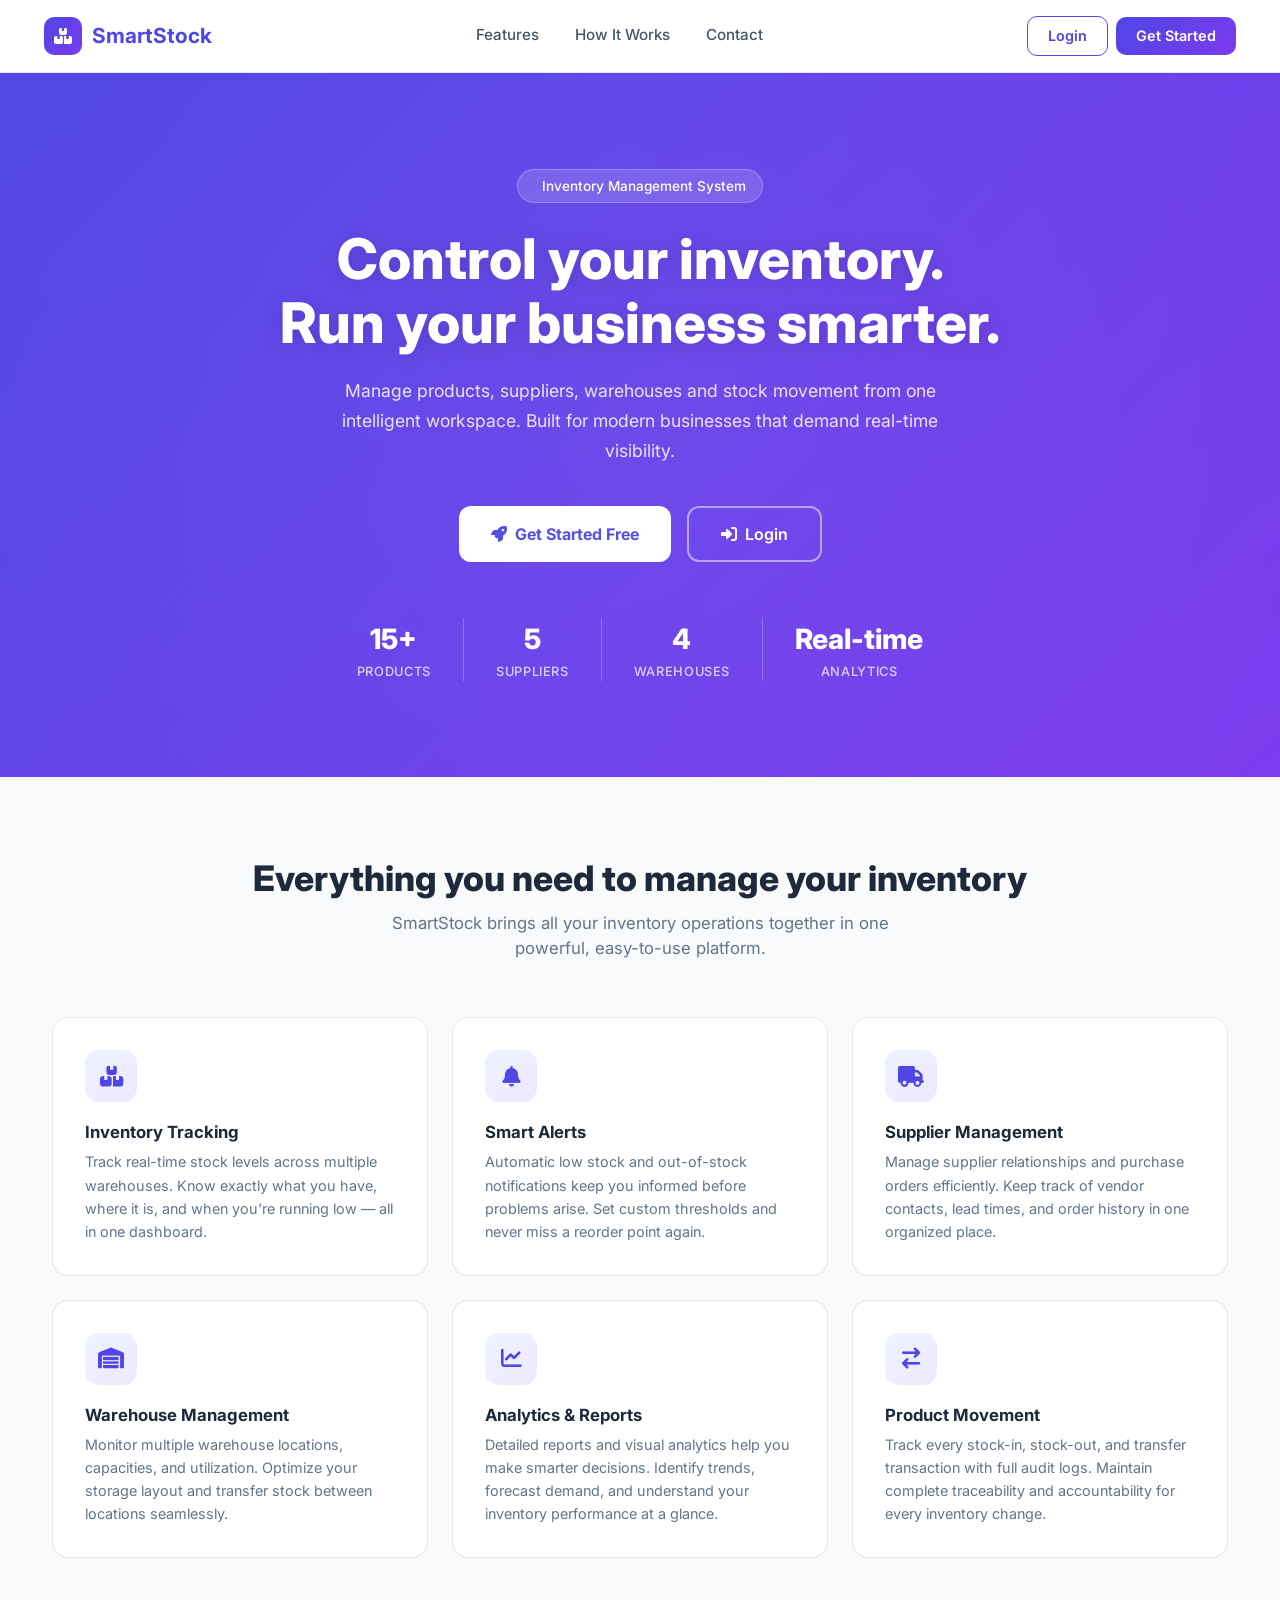
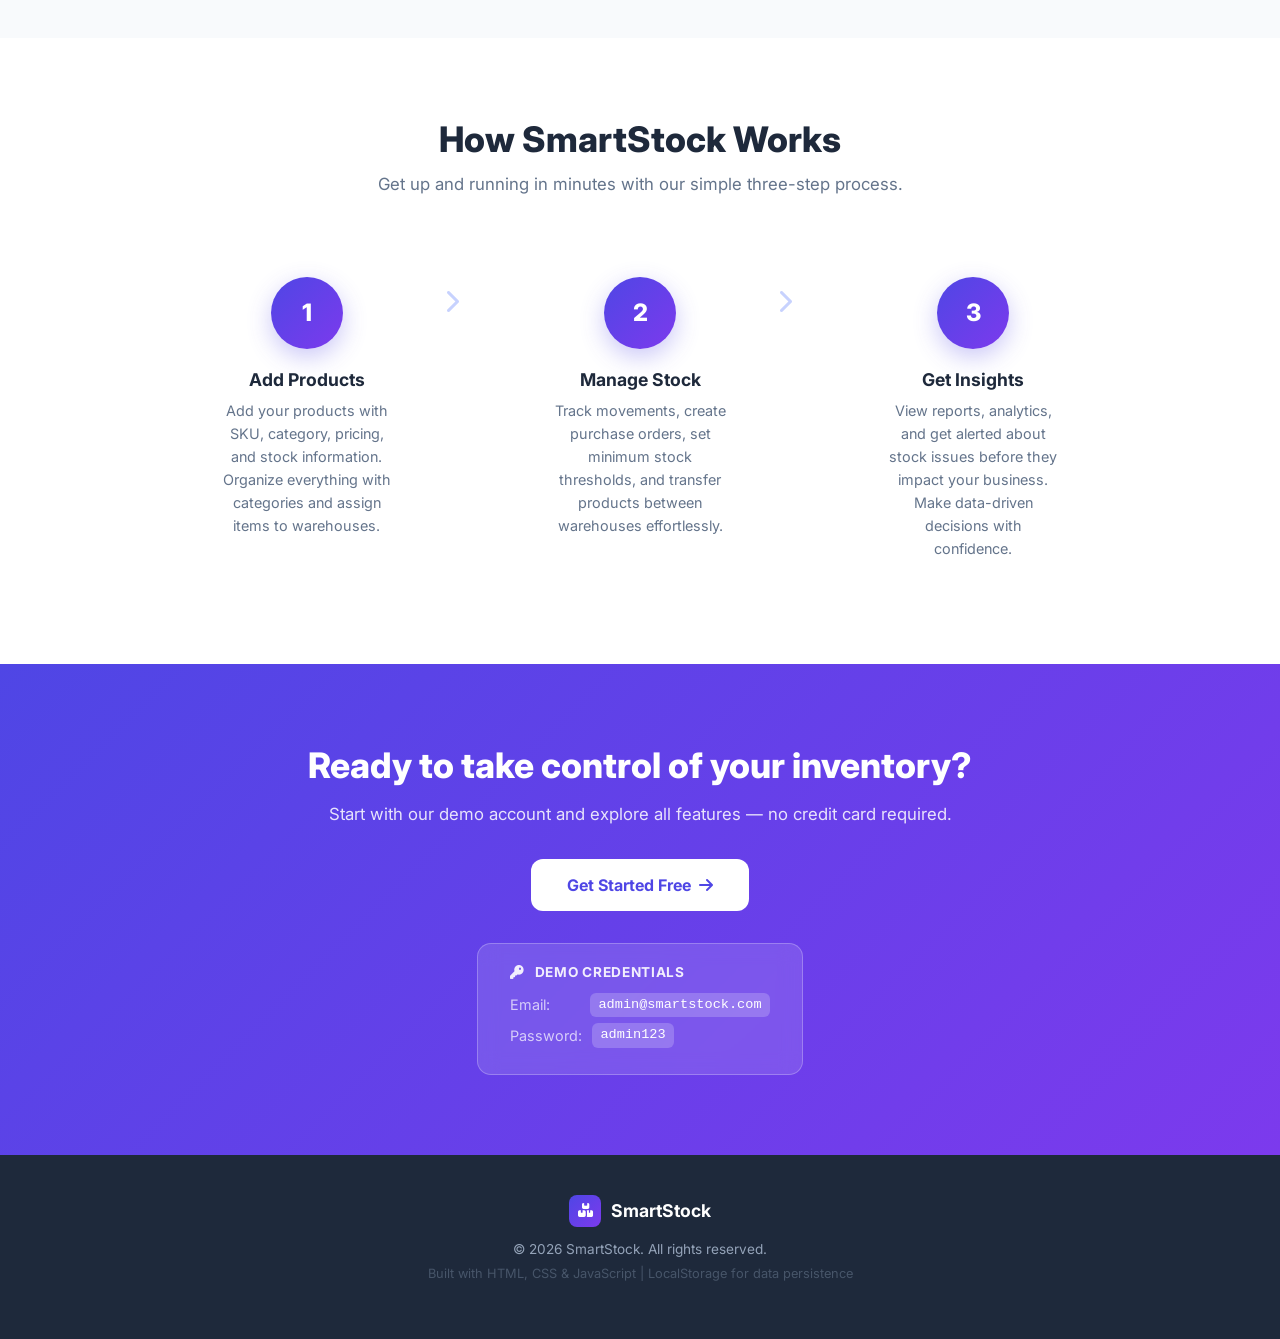
<file: index.html>
<!doctype html>
<html lang="en">
  <head>
    <meta charset="UTF-8" />
    <meta name="viewport" content="width=device-width, initial-scale=1.0" />
    <title>SmartStock - Intelligent Inventory Management</title>
    <link
      rel="stylesheet"
      href="https://cdn.jsdelivr.net/npm/bootstrap@5.3.2/dist/css/bootstrap.min.css"
    />
    <link
      rel="stylesheet"
      href="https://cdnjs.cloudflare.com/ajax/libs/font-awesome/6.5.0/css/all.min.css"
    />
    <link
      href="https://fonts.googleapis.com/css2?family=Inter:wght@300;400;500;600;700;800&display=swap"
      rel="stylesheet"
    />
    <link rel="stylesheet" href="css/style.css" />
    <style>
      * {
        font-family: "Inter", sans-serif;
        box-sizing: border-box;
      }
      body {
        margin: 0;
        padding: 0;
        color: #1e293b;
      }

      /* Navbar */
      .navbar-brand-logo {
        display: flex;
        align-items: center;
        gap: 10px;
        text-decoration: none;
      }
      .navbar-brand-logo .brand-icon {
        width: 38px;
        height: 38px;
        background: linear-gradient(135deg, #4f46e5, #7c3aed);
        border-radius: 10px;
        display: flex;
        align-items: center;
        justify-content: center;
        color: white;
        font-size: 1rem;
      }
      .navbar-brand-logo .brand-name {
        font-size: 1.3rem;
        font-weight: 700;
        color: #4f46e5;
      }
      .nav-link-custom {
        color: #475569 !important;
        font-weight: 500;
        font-size: 0.95rem;
        padding: 0.5rem 1rem !important;
        border-radius: 8px;
        transition: all 0.2s;
      }
      .nav-link-custom:hover {
        color: #4f46e5 !important;
        background: #f1f5f9;
      }
      .btn-nav-login {
        border: 1.5px solid #4f46e5;
        color: #4f46e5;
        background: transparent;
        padding: 8px 20px;
        border-radius: 10px;
        font-weight: 600;
        font-size: 0.9rem;
        text-decoration: none;
        transition: all 0.2s;
      }
      .btn-nav-login:hover {
        background: #4f46e5;
        color: white;
      }
      .btn-nav-get-started {
        background: linear-gradient(135deg, #4f46e5, #7c3aed);
        color: white;
        padding: 8px 20px;
        border-radius: 10px;
        font-weight: 600;
        font-size: 0.9rem;
        text-decoration: none;
        border: none;
        transition: all 0.2s;
      }
      .btn-nav-get-started:hover {
        opacity: 0.9;
        transform: translateY(-1px);
        color: white;
      }

      /* Hero */
      .hero {
        background: linear-gradient(135deg, #4f46e5 0%, #7c3aed 100%);
        color: white;
        padding: 6rem 2rem;
        text-align: center;
        position: relative;
        overflow: hidden;
      }
      .hero::before {
        content: "";
        position: absolute;
        top: -50%;
        left: -50%;
        width: 200%;
        height: 200%;
        background: radial-gradient(
          circle,
          rgba(255, 255, 255, 0.05) 0%,
          transparent 60%
        );
        pointer-events: none;
      }
      .hero-badge {
        display: inline-flex;
        align-items: center;
        gap: 8px;
        background: rgba(255, 255, 255, 0.15);
        backdrop-filter: blur(10px);
        border: 1px solid rgba(255, 255, 255, 0.25);
        color: white;
        padding: 6px 16px;
        border-radius: 50px;
        font-size: 0.85rem;
        font-weight: 500;
        margin-bottom: 1.5rem;
      }
      .hero-badge i {
        font-size: 0.75rem;
      }
      .hero h1 {
        font-size: clamp(2rem, 5vw, 3.5rem);
        font-weight: 800;
        line-height: 1.15;
        margin-bottom: 1.25rem;
        text-shadow: 0 2px 20px rgba(0, 0, 0, 0.15);
      }
      .hero p.subtitle {
        font-size: 1.1rem;
        color: rgba(255, 255, 255, 0.85);
        max-width: 640px;
        margin: 0 auto 2.5rem;
        line-height: 1.7;
      }
      .hero-buttons {
        display: flex;
        gap: 1rem;
        justify-content: center;
        flex-wrap: wrap;
        margin-bottom: 3.5rem;
      }
      .btn-hero-primary {
        background: white;
        color: #4f46e5;
        padding: 14px 32px;
        border-radius: 12px;
        font-weight: 700;
        font-size: 1rem;
        text-decoration: none;
        border: none;
        transition: all 0.2s;
        display: inline-flex;
        align-items: center;
        gap: 8px;
      }
      .btn-hero-primary:hover {
        transform: translateY(-2px);
        box-shadow: 0 8px 30px rgba(0, 0, 0, 0.2);
        color: #4f46e5;
      }
      .btn-hero-outline {
        background: transparent;
        color: white;
        padding: 14px 32px;
        border-radius: 12px;
        font-weight: 600;
        font-size: 1rem;
        text-decoration: none;
        border: 2px solid rgba(255, 255, 255, 0.5);
        transition: all 0.2s;
        display: inline-flex;
        align-items: center;
        gap: 8px;
      }
      .btn-hero-outline:hover {
        background: rgba(255, 255, 255, 0.15);
        border-color: white;
        color: white;
      }
      .hero-stats {
        display: flex;
        justify-content: center;
        gap: 2rem;
        flex-wrap: wrap;
      }
      .stat-item {
        text-align: center;
      }
      .stat-item .stat-num {
        font-size: 1.75rem;
        font-weight: 800;
        display: block;
      }
      .stat-item .stat-label {
        font-size: 0.8rem;
        color: rgba(255, 255, 255, 0.75);
        font-weight: 500;
        text-transform: uppercase;
        letter-spacing: 0.05em;
      }
      .stat-divider {
        width: 1px;
        background: rgba(255, 255, 255, 0.25);
        align-self: stretch;
      }

      /* Features */
      .features-section {
        padding: 5rem 2rem;
        background: #f8fafc;
      }
      .section-header {
        text-align: center;
        margin-bottom: 3.5rem;
      }
      .section-header h2 {
        font-size: 2.2rem;
        font-weight: 800;
        color: #1e293b;
        margin-bottom: 0.75rem;
      }
      .section-header p {
        color: #64748b;
        font-size: 1.05rem;
        max-width: 540px;
        margin: 0 auto;
      }
      .feature-card {
        background: white;
        border-radius: 16px;
        padding: 2rem;
        border: 1px solid #e2e8f0;
        transition: all 0.3s;
        height: 100%;
      }
      .feature-card:hover {
        transform: translateY(-4px);
        box-shadow: 0 20px 60px rgba(79, 70, 229, 0.12);
        border-color: #c7d2fe;
      }
      .feature-icon {
        width: 52px;
        height: 52px;
        background: linear-gradient(135deg, #eef2ff, #ede9fe);
        border-radius: 14px;
        display: flex;
        align-items: center;
        justify-content: center;
        margin-bottom: 1.25rem;
      }
      .feature-icon i {
        font-size: 1.3rem;
        color: #4f46e5;
      }
      .feature-card h5 {
        font-size: 1.05rem;
        font-weight: 700;
        color: #1e293b;
        margin-bottom: 0.5rem;
      }
      .feature-card p {
        font-size: 0.9rem;
        color: #64748b;
        line-height: 1.6;
        margin: 0;
      }

      /* How it works */
      .how-section {
        padding: 5rem 2rem;
        background: white;
      }
      .step-item {
        text-align: center;
        padding: 1.5rem;
      }
      .step-circle {
        width: 72px;
        height: 72px;
        border-radius: 50%;
        background: linear-gradient(135deg, #4f46e5, #7c3aed);
        color: white;
        display: flex;
        align-items: center;
        justify-content: center;
        font-size: 1.5rem;
        font-weight: 800;
        margin: 0 auto 1.25rem;
        box-shadow: 0 8px 24px rgba(79, 70, 229, 0.3);
      }
      .step-item h5 {
        font-size: 1.1rem;
        font-weight: 700;
        color: #1e293b;
        margin-bottom: 0.5rem;
      }
      .step-item p {
        color: #64748b;
        font-size: 0.9rem;
        line-height: 1.6;
        max-width: 260px;
        margin: 0 auto;
      }
      .step-connector {
        display: flex;
        align-items: center;
        justify-content: center;
        padding-top: 36px;
        color: #c7d2fe;
        font-size: 1.5rem;
      }

      /* CTA */
      .cta-section {
        background: linear-gradient(135deg, #4f46e5, #7c3aed);
        padding: 5rem 2rem;
        text-align: center;
        color: white;
      }
      .cta-section h2 {
        font-size: 2.2rem;
        font-weight: 800;
        margin-bottom: 1rem;
      }
      .cta-section p {
        font-size: 1.05rem;
        color: rgba(255, 255, 255, 0.85);
        margin-bottom: 2rem;
      }
      .btn-cta {
        background: white;
        color: #4f46e5;
        padding: 14px 36px;
        border-radius: 12px;
        font-weight: 700;
        font-size: 1rem;
        text-decoration: none;
        display: inline-flex;
        align-items: center;
        gap: 8px;
        transition: all 0.2s;
        margin-bottom: 2rem;
      }
      .btn-cta:hover {
        transform: translateY(-2px);
        box-shadow: 0 10px 30px rgba(0, 0, 0, 0.2);
        color: #4f46e5;
      }
      .demo-box {
        display: inline-block;
        background: rgba(255, 255, 255, 0.12);
        backdrop-filter: blur(10px);
        border: 1px solid rgba(255, 255, 255, 0.25);
        border-radius: 14px;
        padding: 1.25rem 2rem;
        text-align: left;
      }
      .demo-box h6 {
        color: rgba(255, 255, 255, 0.9);
        font-weight: 700;
        margin-bottom: 0.75rem;
        font-size: 0.85rem;
        text-transform: uppercase;
        letter-spacing: 0.05em;
      }
      .demo-box .cred-row {
        display: flex;
        align-items: center;
        gap: 10px;
        margin-bottom: 0.4rem;
        font-size: 0.9rem;
      }
      .demo-box .cred-label {
        color: rgba(255, 255, 255, 0.7);
        min-width: 70px;
      }
      .demo-box code {
        background: rgba(255, 255, 255, 0.2);
        color: white;
        padding: 2px 8px;
        border-radius: 6px;
        font-size: 0.85rem;
      }

      /* Footer */
      footer {
        background: #1e293b;
        color: #94a3b8;
        padding: 2.5rem 2rem;
        text-align: center;
      }
      .footer-logo {
        display: flex;
        align-items: center;
        gap: 10px;
        justify-content: center;
        margin-bottom: 0.75rem;
      }
      .footer-logo .brand-icon {
        width: 32px;
        height: 32px;
        background: linear-gradient(135deg, #4f46e5, #7c3aed);
        border-radius: 8px;
        display: flex;
        align-items: center;
        justify-content: center;
        color: white;
        font-size: 0.85rem;
      }
      .footer-logo .brand-name {
        font-size: 1.1rem;
        font-weight: 700;
        color: white;
      }
      .footer-copy {
        font-size: 0.85rem;
        margin-bottom: 0.25rem;
      }
      .footer-tech {
        font-size: 0.8rem;
        color: #475569;
      }
    </style>
  </head>
  <body>
    <!-- ===== NAVBAR ===== -->
    <nav
      class="navbar navbar-expand-lg"
      style="
        background: white;
        border-bottom: 1px solid #e2e8f0;
        padding: 1rem 2rem;
        position: sticky;
        top: 0;
        z-index: 1000;
      "
    >
      <div class="container-fluid" style="max-width: 1280px; margin: 0 auto">
        <a class="navbar-brand-logo" href="index.html">
          <div class="brand-icon"><i class="fas fa-boxes-stacked"></i></div>
          <span class="brand-name">SmartStock</span>
        </a>
        <button
          class="navbar-toggler"
          type="button"
          data-bs-toggle="collapse"
          data-bs-target="#navMenu"
          style="border: none; outline: none"
        >
          <span class="navbar-toggler-icon"></span>
        </button>
        <div class="collapse navbar-collapse" id="navMenu">
          <ul class="navbar-nav mx-auto gap-1">
            <li class="nav-item">
              <a class="nav-link nav-link-custom" href="#features">Features</a>
            </li>
            <li class="nav-item">
              <a class="nav-link nav-link-custom" href="#how-it-works"
                >How It Works</a
              >
            </li>
            <li class="nav-item">
              <a class="nav-link nav-link-custom" href="#cta">Contact</a>
            </li>
          </ul>
          <div class="d-flex align-items-center gap-2 mt-2 mt-lg-0">
            <a href="login.html" class="btn-nav-login">Login</a>
            <a href="register.html" class="btn-nav-get-started">Get Started</a>
          </div>
        </div>
      </div>
    </nav>

    <!-- ===== HERO ===== -->
    <section class="hero">
      <div class="hero-badge">
        <i class="fas fa-sparkles"></i> Inventory Management System
      </div>
      <h1>Control your inventory.<br />Run your business smarter.</h1>
      <p class="subtitle">
        Manage products, suppliers, warehouses and stock movement from one
        intelligent workspace. Built for modern businesses that demand real-time
        visibility.
      </p>
      <div class="hero-buttons">
        <a href="register.html" class="btn-hero-primary"
          ><i class="fas fa-rocket"></i> Get Started Free</a
        >
        <a href="login.html" class="btn-hero-outline"
          ><i class="fas fa-sign-in-alt"></i> Login</a
        >
      </div>
      <div class="hero-stats">
        <div class="stat-item">
          <span class="stat-num">15+</span>
          <span class="stat-label">Products</span>
        </div>
        <div class="stat-divider d-none d-md-block"></div>
        <div class="stat-item">
          <span class="stat-num">5</span>
          <span class="stat-label">Suppliers</span>
        </div>
        <div class="stat-divider d-none d-md-block"></div>
        <div class="stat-item">
          <span class="stat-num">4</span>
          <span class="stat-label">Warehouses</span>
        </div>
        <div class="stat-divider d-none d-md-block"></div>
        <div class="stat-item">
          <span class="stat-num">Real-time</span>
          <span class="stat-label">Analytics</span>
        </div>
      </div>
    </section>

    <!-- ===== FEATURES ===== -->
    <section class="features-section" id="features">
      <div class="container" style="max-width: 1200px">
        <div class="section-header">
          <h2>Everything you need to manage your inventory</h2>
          <p>
            SmartStock brings all your inventory operations together in one
            powerful, easy-to-use platform.
          </p>
        </div>
        <div class="row g-4">
          <div class="col-md-4">
            <div class="feature-card">
              <div class="feature-icon">
                <i class="fas fa-boxes-stacked"></i>
              </div>
              <h5>Inventory Tracking</h5>
              <p>
                Track real-time stock levels across multiple warehouses. Know
                exactly what you have, where it is, and when you're running low
                — all in one dashboard.
              </p>
            </div>
          </div>
          <div class="col-md-4">
            <div class="feature-card">
              <div class="feature-icon"><i class="fas fa-bell"></i></div>
              <h5>Smart Alerts</h5>
              <p>
                Automatic low stock and out-of-stock notifications keep you
                informed before problems arise. Set custom thresholds and never
                miss a reorder point again.
              </p>
            </div>
          </div>
          <div class="col-md-4">
            <div class="feature-card">
              <div class="feature-icon"><i class="fas fa-truck"></i></div>
              <h5>Supplier Management</h5>
              <p>
                Manage supplier relationships and purchase orders efficiently.
                Keep track of vendor contacts, lead times, and order history in
                one organized place.
              </p>
            </div>
          </div>
          <div class="col-md-4">
            <div class="feature-card">
              <div class="feature-icon"><i class="fas fa-warehouse"></i></div>
              <h5>Warehouse Management</h5>
              <p>
                Monitor multiple warehouse locations, capacities, and
                utilization. Optimize your storage layout and transfer stock
                between locations seamlessly.
              </p>
            </div>
          </div>
          <div class="col-md-4">
            <div class="feature-card">
              <div class="feature-icon"><i class="fas fa-chart-line"></i></div>
              <h5>Analytics &amp; Reports</h5>
              <p>
                Detailed reports and visual analytics help you make smarter
                decisions. Identify trends, forecast demand, and understand your
                inventory performance at a glance.
              </p>
            </div>
          </div>
          <div class="col-md-4">
            <div class="feature-card">
              <div class="feature-icon">
                <i class="fas fa-arrow-right-arrow-left"></i>
              </div>
              <h5>Product Movement</h5>
              <p>
                Track every stock-in, stock-out, and transfer transaction with
                full audit logs. Maintain complete traceability and
                accountability for every inventory change.
              </p>
            </div>
          </div>
        </div>
      </div>
    </section>

    <!-- ===== HOW IT WORKS ===== -->
    <section class="how-section" id="how-it-works">
      <div class="container" style="max-width: 1000px">
        <div class="section-header">
          <h2>How SmartStock Works</h2>
          <p>
            Get up and running in minutes with our simple three-step process.
          </p>
        </div>
        <div class="row align-items-start justify-content-center">
          <div class="col-md-3">
            <div class="step-item">
              <div class="step-circle">1</div>
              <h5>Add Products</h5>
              <p>
                Add your products with SKU, category, pricing, and stock
                information. Organize everything with categories and assign
                items to warehouses.
              </p>
            </div>
          </div>
          <div class="col-md-1 d-none d-md-flex">
            <div class="step-connector">
              <i class="fas fa-chevron-right"></i>
            </div>
          </div>
          <div class="col-md-3">
            <div class="step-item">
              <div class="step-circle">2</div>
              <h5>Manage Stock</h5>
              <p>
                Track movements, create purchase orders, set minimum stock
                thresholds, and transfer products between warehouses
                effortlessly.
              </p>
            </div>
          </div>
          <div class="col-md-1 d-none d-md-flex">
            <div class="step-connector">
              <i class="fas fa-chevron-right"></i>
            </div>
          </div>
          <div class="col-md-3">
            <div class="step-item">
              <div class="step-circle">3</div>
              <h5>Get Insights</h5>
              <p>
                View reports, analytics, and get alerted about stock issues
                before they impact your business. Make data-driven decisions
                with confidence.
              </p>
            </div>
          </div>
        </div>
      </div>
    </section>

    <!-- ===== CTA ===== -->
    <section class="cta-section" id="cta">
      <div class="container" style="max-width: 800px">
        <h2>Ready to take control of your inventory?</h2>
        <p>
          Start with our demo account and explore all features — no credit card
          required.
        </p>
        <div>
          <a href="register.html" class="btn-cta"
            >Get Started Free <i class="fas fa-arrow-right"></i
          ></a>
        </div>
        <div class="demo-box">
          <h6>
            <i class="fas fa-key" style="margin-right: 6px"></i> Demo
            Credentials
          </h6>
          <div class="cred-row">
            <span class="cred-label">Email:</span>
            <code>admin@smartstock.com</code>
          </div>
          <div class="cred-row">
            <span class="cred-label">Password:</span>
            <code>admin123</code>
          </div>
        </div>
      </div>
    </section>

    <!-- ===== FOOTER ===== -->
    <footer>
      <div class="footer-logo">
        <div class="brand-icon"><i class="fas fa-boxes-stacked"></i></div>
        <span class="brand-name">SmartStock</span>
      </div>
      <p class="footer-copy">&copy; 2026 SmartStock. All rights reserved.</p>
      <p class="footer-tech">
        Built with HTML, CSS &amp; JavaScript | LocalStorage for data
        persistence
      </p>
    </footer>

    <script src="https://cdn.jsdelivr.net/npm/bootstrap@5.3.2/dist/js/bootstrap.bundle.min.js"></script>
  </body>
</html>
</file>
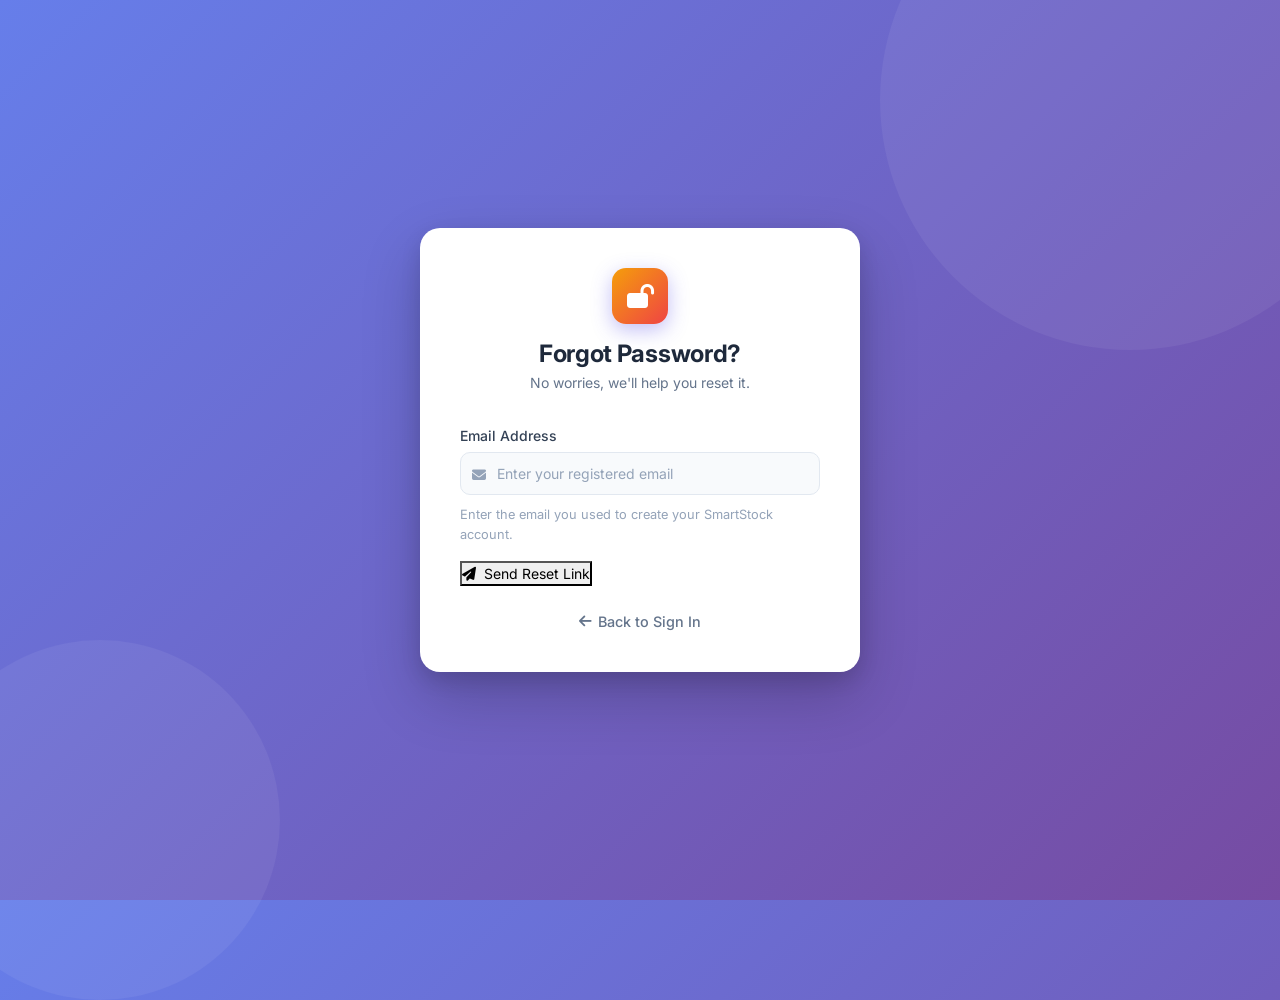
<file: forgot-password.html>
<!doctype html>
<html lang="en">
  <head>
    <meta charset="UTF-8" />
    <meta name="viewport" content="width=device-width, initial-scale=1.0" />
    <title>Forgot Password - SmartStock</title>
    <link
      rel="stylesheet"
      href="https://cdn.jsdelivr.net/npm/bootstrap@5.3.2/dist/css/bootstrap.min.css"
    />
    <link
      rel="stylesheet"
      href="https://cdnjs.cloudflare.com/ajax/libs/font-awesome/6.5.0/css/all.min.css"
    />
    <link
      href="https://fonts.googleapis.com/css2?family=Inter:wght@300;400;500;600;700;800&display=swap"
      rel="stylesheet"
    />
    <link rel="stylesheet" href="css/style.css" />
    <link rel="stylesheet" href="css/auth.css" />
    <style>
      .success-state {
        text-align: center;
        padding: 1rem 0;
      }
      .success-icon-wrap {
        width: 80px;
        height: 80px;
        background: linear-gradient(135deg, #ecfdf5, #d1fae5);
        border-radius: 50%;
        display: flex;
        align-items: center;
        justify-content: center;
        margin: 0 auto 1.5rem;
      }
      .success-icon-wrap i {
        font-size: 2.2rem;
        color: #10b981;
      }
      .success-state h3 {
        font-size: 1.3rem;
        font-weight: 700;
        color: #1e293b;
        margin-bottom: 0.75rem;
      }
      .success-state p {
        color: #64748b;
        font-size: 0.9rem;
        line-height: 1.6;
        margin-bottom: 0.5rem;
      }
      .simulated-email-box {
        background: #f8fafc;
        border: 1px dashed #cbd5e1;
        border-radius: 10px;
        padding: 1rem 1.25rem;
        margin: 1.25rem 0;
        text-align: left;
      }
      .simulated-email-box .sim-label {
        font-size: 0.75rem;
        font-weight: 600;
        color: #94a3b8;
        text-transform: uppercase;
        letter-spacing: 0.05em;
        margin-bottom: 0.5rem;
      }
      .simulated-email-box .sim-subject {
        font-size: 0.9rem;
        font-weight: 600;
        color: #1e293b;
        margin-bottom: 0.25rem;
      }
      .simulated-email-box .sim-body {
        font-size: 0.82rem;
        color: #64748b;
        line-height: 1.5;
      }
      .btn-back-login {
        display: flex;
        align-items: center;
        justify-content: center;
        gap: 8px;
        width: 100%;
        padding: 11px;
        border-radius: 10px;
        border: 1.5px solid #4f46e5;
        color: #4f46e5;
        background: transparent;
        font-weight: 600;
        font-size: 0.95rem;
        text-decoration: none;
        transition: all 0.2s;
        margin-top: 0.5rem;
      }
      .btn-back-login:hover {
        background: #4f46e5;
        color: white;
      }
      .try-again-link {
        text-align: center;
        margin-top: 1rem;
      }
      .try-again-link button {
        background: none;
        border: none;
        color: #94a3b8;
        font-size: 0.85rem;
        cursor: pointer;
        padding: 0;
      }
      .try-again-link button:hover {
        color: #4f46e5;
      }
    </style>
  </head>
  <body class="auth-page">
    <div class="auth-card">
      <!-- ===== FORM STATE ===== -->
      <div id="formState">
        <!-- Logo -->
        <div class="auth-logo">
          <div
            class="logo-icon"
            style="background: linear-gradient(135deg, #f59e0b, #ef4444)"
          >
            <i class="fas fa-lock-open"></i>
          </div>
          <h1>Forgot Password?</h1>
          <p>No worries, we'll help you reset it.</p>
        </div>

        <!-- Alert Box -->
        <div
          id="alertBox"
          class="alert mb-3"
          style="display: none"
          role="alert"
        ></div>

        <!-- Forgot Password Form -->
        <form id="forgotForm" novalidate>
          <div class="form-group">
            <label class="form-label" for="forgotEmail">Email Address</label>
            <div style="position: relative">
              <span
                style="
                  position: absolute;
                  left: 12px;
                  top: 50%;
                  transform: translateY(-50%);
                  color: #94a3b8;
                "
                ><i class="fas fa-envelope"></i
              ></span>
              <input
                type="email"
                id="forgotEmail"
                class="form-control"
                placeholder="Enter your registered email"
                style="padding-left: 36px"
                required
                autocomplete="email"
              />
            </div>
            <div class="invalid-feedback" id="emailError"></div>
            <p style="font-size: 0.8rem; color: #94a3b8; margin-top: 6px">
              Enter the email you used to create your SmartStock account.
            </p>
          </div>

          <button type="submit" class="btn-auth-primary" id="submitBtn">
            <span id="submitText"
              ><i class="fas fa-paper-plane me-2"></i>Send Reset Link</span
            >
            <span id="submitSpinner" style="display: none"
              ><i class="fas fa-spinner fa-spin"></i> Sending...</span
            >
          </button>
        </form>

        <div class="auth-footer" style="margin-top: 1.5rem">
          <a
            href="login.html"
            style="
              display: inline-flex;
              align-items: center;
              gap: 6px;
              color: #64748b;
              text-decoration: none;
              font-size: 0.9rem;
              font-weight: 500;
            "
          >
            <i class="fas fa-arrow-left"></i> Back to Sign In
          </a>
        </div>
      </div>

      <!-- ===== SUCCESS STATE ===== -->
      <div id="successState" style="display: none">
        <div class="success-state">
          <div class="success-icon-wrap">
            <i class="fas fa-envelope-circle-check"></i>
          </div>
          <h3>Reset Link Sent!</h3>
          <p>
            Password reset link has been simulated. In a real application, you
            would receive an email at:
          </p>
          <p>
            <strong
              id="sentToEmail"
              style="color: #4f46e5; word-break: break-all"
            ></strong>
          </p>

          <div class="simulated-email-box">
            <div class="sim-label">
              <i class="fas fa-inbox" style="margin-right: 4px"></i> Simulated
              Email Preview
            </div>
            <div class="sim-subject">🔐 Reset your SmartStock password</div>
            <div class="sim-body">
              Hi there,<br /><br />
              We received a request to reset the password for your SmartStock
              account.<br /><br />
              <span style="color: #4f46e5; font-weight: 500"
                >[Reset Password Link]</span
              >
              — This link would expire in 30 minutes.<br /><br />
              If you didn't request this, please ignore this email. Your
              password will remain unchanged.
            </div>
          </div>

          <div
            id="foundUserInfo"
            style="
              display: none;
              background: #f0fdf4;
              border: 1px solid #bbf7d0;
              border-radius: 10px;
              padding: 0.75rem 1rem;
              margin-bottom: 1rem;
              text-align: left;
            "
          >
            <div
              style="
                font-size: 0.8rem;
                color: #16a34a;
                font-weight: 600;
                margin-bottom: 4px;
              "
            >
              <i class="fas fa-check-circle me-1"></i>Account found
            </div>
            <div
              style="font-size: 0.85rem; color: #15803d"
              id="foundUserName"
            ></div>
          </div>

          <a href="login.html" class="btn-back-login">
            <i class="fas fa-sign-in-alt"></i> Back to Sign In
          </a>

          <div class="try-again-link">
            <button type="button" id="tryAgainBtn">
              Didn't receive it? Try another email
            </button>
          </div>
        </div>
      </div>
    </div>

    <script src="https://cdn.jsdelivr.net/npm/bootstrap@5.3.2/dist/js/bootstrap.bundle.min.js"></script>
    <script src="js/storage.js"></script>
    <script>
      (function () {
        const alertBox = document.getElementById("alertBox");
        const formState = document.getElementById("formState");
        const successState = document.getElementById("successState");

        function showAlert(message, type) {
          alertBox.className = "alert mb-3 alert-" + type;
          alertBox.innerHTML = message;
          alertBox.style.display = "block";
        }

        function setInvalid(inputId, errorId, message) {
          const el = document.getElementById(inputId);
          el.classList.add("is-invalid");
          el.classList.remove("is-valid");
          document.getElementById(errorId).textContent = message;
        }

        function setValid(inputId) {
          const el = document.getElementById(inputId);
          el.classList.remove("is-invalid");
          el.classList.add("is-valid");
        }

        // ── Form Submit ───────────────────────────────────────────────────────
        document
          .getElementById("forgotForm")
          .addEventListener("submit", function (e) {
            e.preventDefault();
            alertBox.style.display = "none";

            const email = document.getElementById("forgotEmail").value.trim();

            // Validate format
            if (!email) {
              setInvalid(
                "forgotEmail",
                "emailError",
                "Email address is required.",
              );
              return;
            }
            if (!/^[^\s@]+@[^\s@]+\.[^\s@]+$/.test(email)) {
              setInvalid(
                "forgotEmail",
                "emailError",
                "Please enter a valid email address.",
              );
              return;
            }
            setValid("forgotEmail");

            // Show loading
            document.getElementById("submitText").style.display = "none";
            document.getElementById("submitSpinner").style.display = "inline";
            document.getElementById("submitBtn").disabled = true;

            setTimeout(function () {
              // Look up user in localStorage
              const users = StorageManager.getItem("smartstock_users") || [];
              const foundUser = users.find(function (u) {
                return u.email && u.email.toLowerCase() === email.toLowerCase();
              });

              // Show success state regardless (security best practice — don't reveal if email exists)
              document.getElementById("sentToEmail").textContent = email;

              if (foundUser) {
                const userInfoBox = document.getElementById("foundUserInfo");
                const userNameEl = document.getElementById("foundUserName");
                userInfoBox.style.display = "block";
                userNameEl.textContent =
                  "Account holder: " + (foundUser.name || "User");
              }

              formState.style.display = "none";
              successState.style.display = "block";
            }, 1000);
          });

        // ── Try Again ─────────────────────────────────────────────────────────
        document
          .getElementById("tryAgainBtn")
          .addEventListener("click", function () {
            successState.style.display = "none";
            formState.style.display = "block";
            document.getElementById("forgotEmail").value = "";
            document
              .getElementById("forgotEmail")
              .classList.remove("is-valid", "is-invalid");
            document.getElementById("foundUserInfo").style.display = "none";
            alertBox.style.display = "none";
            document.getElementById("submitText").style.display = "inline";
            document.getElementById("submitSpinner").style.display = "none";
            document.getElementById("submitBtn").disabled = false;
          });

        // ── Clear validation on input ─────────────────────────────────────────
        document
          .getElementById("forgotEmail")
          .addEventListener("input", function () {
            this.classList.remove("is-invalid", "is-valid");
            alertBox.style.display = "none";
          });
      })();
    </script>
  </body>
</html>
</file>
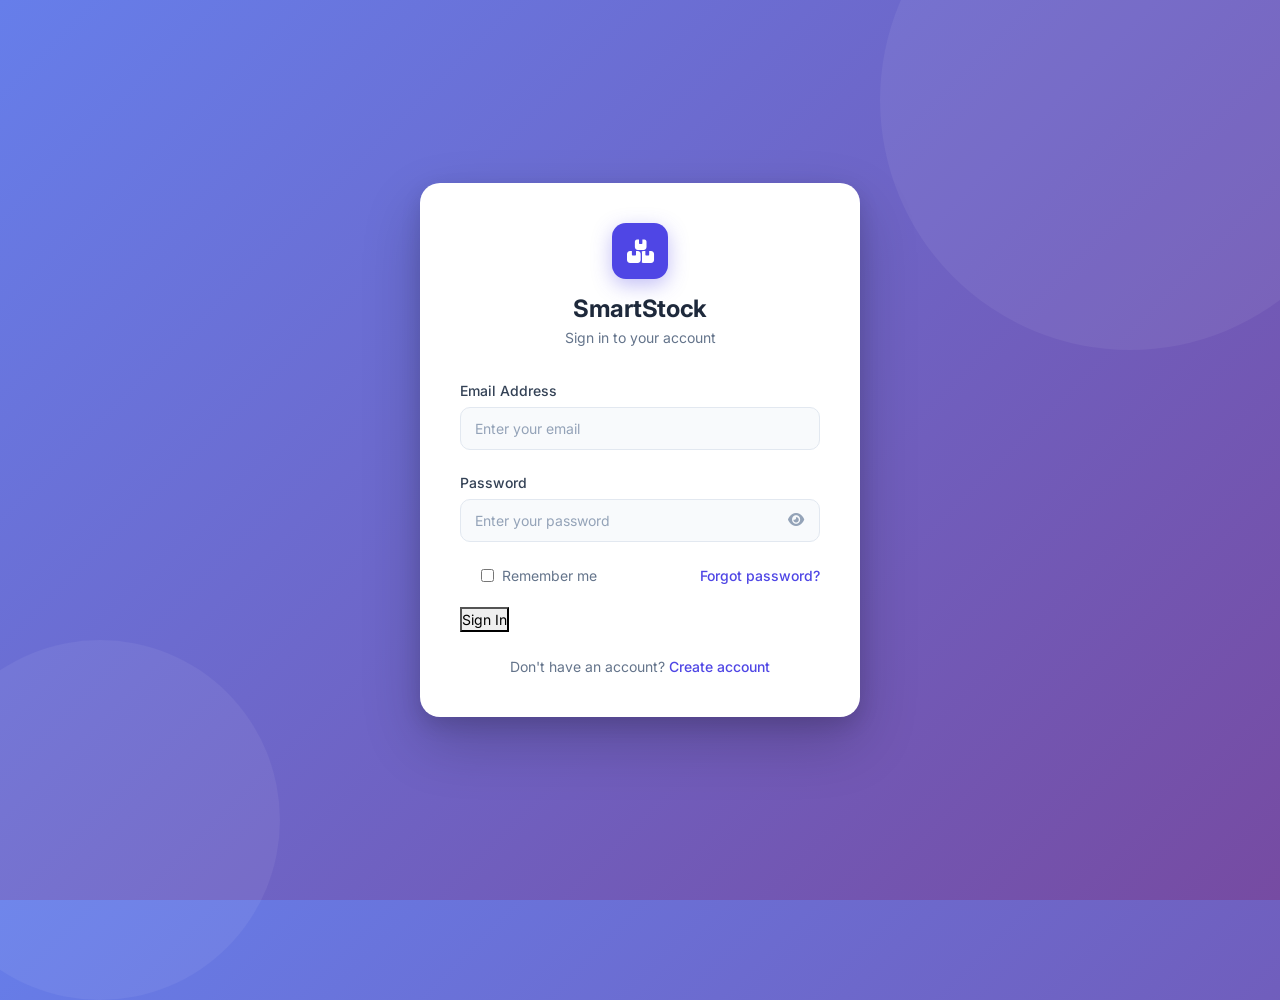
<file: inventory.html>
<!doctype html>
<html lang="en" data-theme="light">
  <head>
    <meta charset="UTF-8" />
    <meta name="viewport" content="width=device-width, initial-scale=1.0" />
    <title>Inventory — SmartStock</title>

    <!-- Bootstrap 5 CSS -->
    <link
      rel="stylesheet"
      href="https://cdn.jsdelivr.net/npm/bootstrap@5.3.2/dist/css/bootstrap.min.css"
    />
    <!-- Font Awesome 6 -->
    <link
      rel="stylesheet"
      href="https://cdnjs.cloudflare.com/ajax/libs/font-awesome/6.5.0/css/all.min.css"
    />
    <!-- Google Fonts - Inter -->
    <link rel="preconnect" href="https://fonts.googleapis.com" />
    <link rel="preconnect" href="https://fonts.gstatic.com" crossorigin />
    <link
      href="https://fonts.googleapis.com/css2?family=Inter:wght@300;400;500;600;700;800&display=swap"
      rel="stylesheet"
    />

    <!-- App Styles -->
    <link rel="stylesheet" href="css/style.css" />
    <link rel="stylesheet" href="css/inventory.css" />
    <link rel="stylesheet" href="css/responsive.css" />
  </head>
  <body>
    <div class="app-layout">
      <!-- Sidebar -->
      <aside id="sidebar" class="sidebar"></aside>
      <div
        id="sidebarOverlay"
        class="sidebar-overlay"
        onclick="closeSidebar()"
      ></div>

      <!-- Main Content Area -->
      <div class="main-content">
        <nav id="topNavbar" class="top-navbar"></nav>

        <div class="page-content">
          <!-- Page Header -->
          <div class="page-header">
            <div
              style="
                display: flex;
                justify-content: space-between;
                align-items: center;
                flex-wrap: wrap;
                gap: 1rem;
              "
            >
              <div>
                <h1 class="page-title">Inventory Tracking</h1>
                <p class="page-subtitle">
                  Monitor stock levels, warehouse distribution, and perform
                  instant stock adjustments
                </p>
              </div>
              <div style="display: flex; gap: 8px">
                <button
                  class="btn-secondary"
                  onclick="window.location.href='stock-movement.html'"
                >
                  <i class="fas fa-arrow-right-arrow-left me-1"></i> Movement
                  Log
                </button>
                <button
                  class="btn-primary"
                  onclick="window.location.href='products.html'"
                >
                  <i class="fas fa-boxes-stacked me-1"></i> Manage Products
                </button>
              </div>
            </div>
          </div>

          <!-- Quick KPI Cards -->
          <div class="row g-3 mb-4" id="inventoryKpiRow">
            <div class="col-6 col-md-3">
              <div class="card p-3">
                <div
                  style="
                    display: flex;
                    justify-content: space-between;
                    align-items: center;
                  "
                >
                  <div>
                    <div
                      style="
                        font-size: 0.75rem;
                        text-transform: uppercase;
                        font-weight: 600;
                        color: var(--text-secondary);
                      "
                    >
                      Total Products
                    </div>
                    <div
                      id="invTotalProducts"
                      style="
                        font-size: 1.5rem;
                        font-weight: 700;
                        color: var(--primary);
                      "
                    >
                      0
                    </div>
                  </div>
                  <div
                    style="
                      width: 40px;
                      height: 40px;
                      border-radius: 10px;
                      background: rgba(79, 70, 229, 0.1);
                      color: var(--primary);
                      display: flex;
                      align-items: center;
                      justify-content: center;
                    "
                  >
                    <i class="fas fa-boxes-stacked"></i>
                  </div>
                </div>
              </div>
            </div>
            <div class="col-6 col-md-3">
              <div class="card p-3">
                <div
                  style="
                    display: flex;
                    justify-content: space-between;
                    align-items: center;
                  "
                >
                  <div>
                    <div
                      style="
                        font-size: 0.75rem;
                        text-transform: uppercase;
                        font-weight: 600;
                        color: var(--text-secondary);
                      "
                    >
                      Total Units
                    </div>
                    <div
                      id="invTotalUnits"
                      style="
                        font-size: 1.5rem;
                        font-weight: 700;
                        color: var(--info);
                      "
                    >
                      0
                    </div>
                  </div>
                  <div
                    style="
                      width: 40px;
                      height: 40px;
                      border-radius: 10px;
                      background: rgba(59, 130, 246, 0.1);
                      color: var(--info);
                      display: flex;
                      align-items: center;
                      justify-content: center;
                    "
                  >
                    <i class="fas fa-layer-group"></i>
                  </div>
                </div>
              </div>
            </div>
            <div class="col-6 col-md-3">
              <div class="card p-3">
                <div
                  style="
                    display: flex;
                    justify-content: space-between;
                    align-items: center;
                  "
                >
                  <div>
                    <div
                      style="
                        font-size: 0.75rem;
                        text-transform: uppercase;
                        font-weight: 600;
                        color: var(--text-secondary);
                      "
                    >
                      Low Stock
                    </div>
                    <div
                      id="invLowStock"
                      style="
                        font-size: 1.5rem;
                        font-weight: 700;
                        color: var(--warning);
                      "
                    >
                      0
                    </div>
                  </div>
                  <div
                    style="
                      width: 40px;
                      height: 40px;
                      border-radius: 10px;
                      background: rgba(245, 158, 11, 0.1);
                      color: var(--warning);
                      display: flex;
                      align-items: center;
                      justify-content: center;
                    "
                  >
                    <i class="fas fa-triangle-exclamation"></i>
                  </div>
                </div>
              </div>
            </div>
            <div class="col-6 col-md-3">
              <div class="card p-3">
                <div
                  style="
                    display: flex;
                    justify-content: space-between;
                    align-items: center;
                  "
                >
                  <div>
                    <div
                      style="
                        font-size: 0.75rem;
                        text-transform: uppercase;
                        font-weight: 600;
                        color: var(--text-secondary);
                      "
                    >
                      Out of Stock
                    </div>
                    <div
                      id="invOutOfStock"
                      style="
                        font-size: 1.5rem;
                        font-weight: 700;
                        color: var(--danger);
                      "
                    >
                      0
                    </div>
                  </div>
                  <div
                    style="
                      width: 40px;
                      height: 40px;
                      border-radius: 10px;
                      background: rgba(239, 68, 68, 0.1);
                      color: var(--danger);
                      display: flex;
                      align-items: center;
                      justify-content: center;
                    "
                  >
                    <i class="fas fa-circle-xmark"></i>
                  </div>
                </div>
              </div>
            </div>
          </div>

          <!-- Filters Bar -->
          <div class="filters-bar">
            <div class="search-wrapper">
              <i
                class="fas fa-search"
                style="
                  position: absolute;
                  left: 12px;
                  top: 50%;
                  transform: translateY(-50%);
                  color: var(--gray-400);
                  pointer-events: none;
                "
              ></i>
              <input
                type="text"
                id="searchInventory"
                class="form-control"
                placeholder="Search inventory items..."
                style="padding-left: 36px; min-width: 240px"
                oninput="filterInventory()"
              />
            </div>

            <select
              id="filterCategory"
              class="form-select filter-select"
              style="max-width: 160px"
              onchange="filterInventory()"
            >
              <option value="">All Categories</option>
              <option value="Electronics">Electronics</option>
              <option value="Grocery">Grocery</option>
              <option value="Clothing">Clothing</option>
              <option value="Stationery">Stationery</option>
              <option value="Home">Home</option>
              <option value="Other">Other</option>
            </select>

            <select
              id="filterStatus"
              class="form-select filter-select"
              style="max-width: 150px"
              onchange="filterInventory()"
            >
              <option value="">All Status</option>
              <option value="In Stock">In Stock (Healthy)</option>
              <option value="Low Stock">Low Stock</option>
              <option value="Out of Stock">Out of Stock</option>
            </select>

            <select
              id="filterWarehouse"
              class="form-select filter-select"
              style="max-width: 160px"
              onchange="filterInventory()"
            >
              <option value="">All Warehouses</option>
            </select>

            <span
              id="inventoryCount"
              style="
                font-size: 0.875rem;
                color: var(--text-secondary);
                margin-left: auto;
                white-space: nowrap;
              "
            ></span>
          </div>

          <!-- Inventory Table Card -->
          <div class="card">
            <div class="card-body" style="padding: 0">
              <div
                class="table-container"
                style="border: none; border-radius: 0"
              >
                <table style="width: 100%; border-collapse: collapse">
                  <thead>
                    <tr>
                      <th>Product</th>
                      <th>SKU</th>
                      <th>Category</th>
                      <th>Stock Quantity</th>
                      <th>Min Threshold</th>
                      <th>Stock Level</th>
                      <th>Warehouse</th>
                      <th>Status</th>
                      <th style="text-align: right">Actions</th>
                    </tr>
                  </thead>
                  <tbody id="inventoryTableBody">
                    <!-- Dynamically populated -->
                  </tbody>
                </table>
              </div>

              <!-- Empty State -->
              <div
                id="inventoryEmptyState"
                class="empty-state"
                style="display: none"
              >
                <i class="fas fa-boxes-packing"></i>
                <h5>No inventory records match</h5>
                <p>Try clearing your active filters or check back later.</p>
              </div>
            </div>
          </div>
        </div>
      </div>
    </div>

    <!-- Quick Stock Adjustment Modal -->
    <div id="stockUpdateModal" class="modal-overlay" style="display: none">
      <div class="modal" style="max-width: 480px">
        <div class="modal-header">
          <h5 class="modal-title">Quick Stock Update</h5>
          <button onclick="closeStockUpdateModal()" class="navbar-btn">
            <i class="fas fa-times"></i>
          </button>
        </div>
        <div class="modal-body">
          <input type="hidden" id="su_productId" />

          <div
            style="
              background: var(--gray-50);
              border: 1px solid var(--border-color);
              border-radius: 10px;
              padding: 12px 16px;
              margin-bottom: 1rem;
            "
          >
            <div
              style="
                font-weight: 700;
                font-size: 1rem;
                color: var(--text-primary);
              "
              id="su_productName"
            >
              —
            </div>
            <div
              style="
                font-size: 0.75rem;
                color: var(--text-secondary);
                margin-top: 2px;
              "
            >
              SKU:
              <span id="su_sku" style="font-family: monospace; font-weight: 600"
                >—</span
              >
              | Current Stock:
              <strong id="su_currentQty" style="color: var(--primary)"
                >0</strong
              >
              units
            </div>
          </div>

          <div class="form-group mb-3">
            <label class="form-label">Action Type *</label>
            <select
              id="su_actionType"
              class="form-select"
              onchange="onActionTypeChange()"
            >
              <option value="Stock In">Stock In (Receive / Add Units)</option>
              <option value="Stock Out">
                Stock Out (Dispatch / Remove Units)
              </option>
              <option value="Adjustment">
                Direct Adjustment (Set Exact Quantity)
              </option>
            </select>
          </div>

          <div class="form-group mb-3">
            <label class="form-label" id="su_qtyLabel">Units to Add *</label>
            <input
              type="number"
              id="su_qty"
              class="form-control"
              placeholder="Enter units"
              min="1"
              step="1"
            />
            <div class="invalid-feedback" id="su_qty_err"></div>
          </div>

          <div class="form-group mb-3">
            <label class="form-label">Reason / Notes</label>
            <textarea
              id="su_notes"
              class="form-control"
              rows="2"
              placeholder="e.g. Shipment received, inventory count correction, damaged goods..."
            ></textarea>
          </div>

          <div
            id="su_newBalanceBox"
            style="
              background: rgba(79, 70, 229, 0.06);
              padding: 10px 14px;
              border-radius: 8px;
              font-size: 0.85rem;
            "
          >
            Projected Stock: <strong id="su_projectedQty">0</strong> units
          </div>
        </div>
        <div class="modal-footer">
          <button class="btn-secondary" onclick="closeStockUpdateModal()">
            Cancel
          </button>
          <button class="btn-primary" onclick="applyStockUpdate()">
            Save & Record Movement
          </button>
        </div>
      </div>
    </div>

    <!-- Toast Container -->
    <div id="toastContainer" class="toast-container"></div>

    <!-- Bootstrap 5 JS -->
    <script src="https://cdn.jsdelivr.net/npm/bootstrap@5.3.2/dist/js/bootstrap.bundle.min.js"></script>

    <!-- App Scripts -->
    <script src="js/storage.js"></script>
    <script src="js/auth.js"></script>
    <script src="js/app.js"></script>
    <script src="js/inventory.js"></script>
  </body>
</html>
</file>
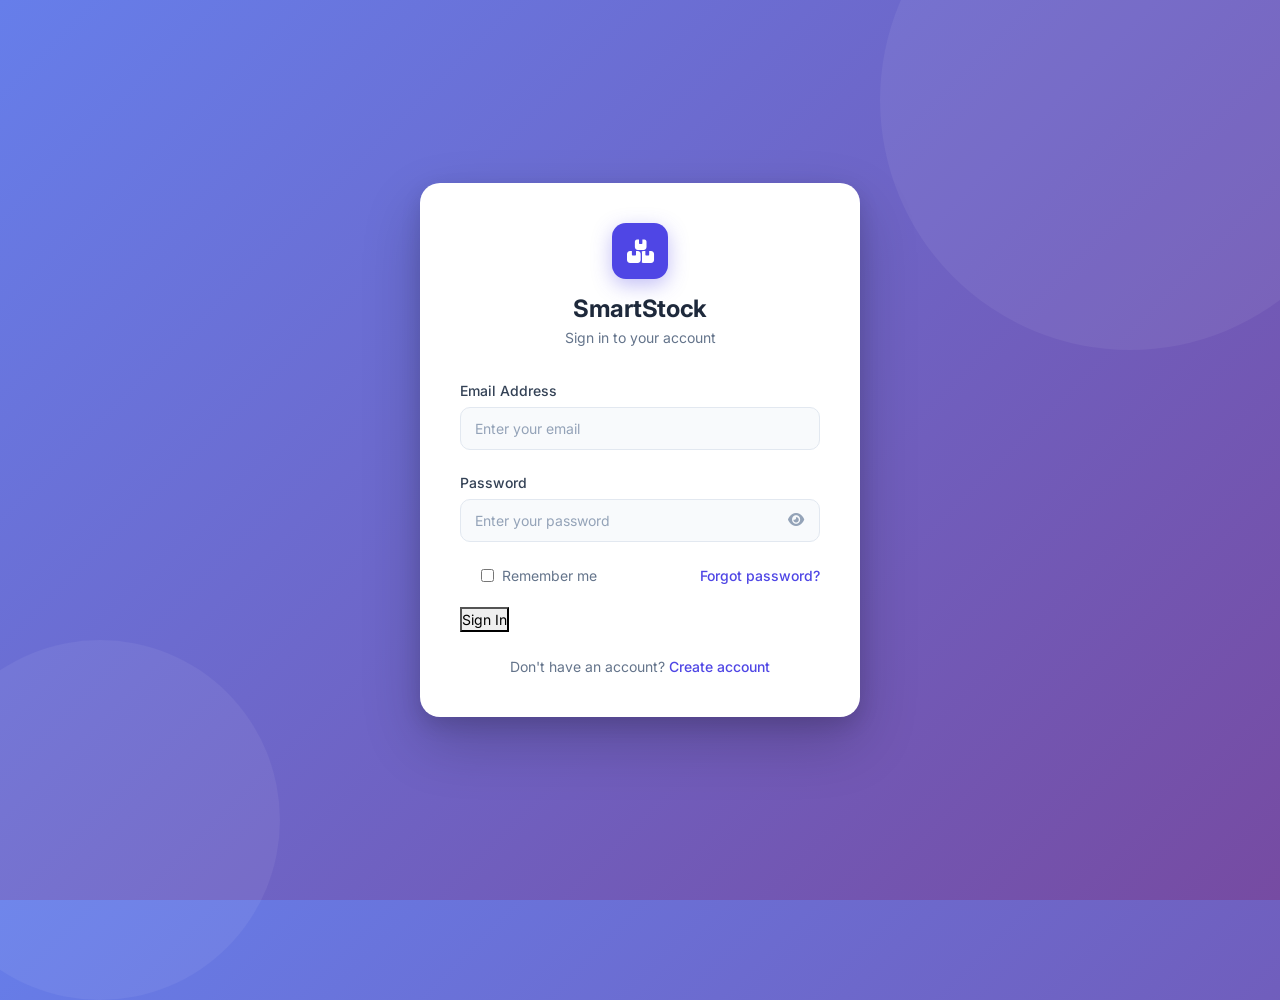
<file: login.html>
<!doctype html>
<html lang="en">
  <head>
    <meta charset="UTF-8" />
    <meta name="viewport" content="width=device-width, initial-scale=1.0" />
    <title>Login - SmartStock</title>
    <link
      rel="stylesheet"
      href="https://cdn.jsdelivr.net/npm/bootstrap@5.3.2/dist/css/bootstrap.min.css"
    />
    <link
      rel="stylesheet"
      href="https://cdnjs.cloudflare.com/ajax/libs/font-awesome/6.5.0/css/all.min.css"
    />
    <link
      href="https://fonts.googleapis.com/css2?family=Inter:wght@300;400;500;600;700;800&display=swap"
      rel="stylesheet"
    />
    <link rel="stylesheet" href="css/style.css" />
    <link rel="stylesheet" href="css/auth.css" />
  </head>
  <body class="auth-page">
    <div class="auth-card">
      <!-- Logo -->
      <div class="auth-logo">
        <div class="logo-icon"><i class="fas fa-boxes-stacked"></i></div>
        <h1>SmartStock</h1>
        <p>Sign in to your account</p>
      </div>

      <!-- Alert Box -->
      <div
        id="alertBox"
        class="alert mb-3"
        style="display: none"
        role="alert"
      ></div>

      <!-- Login Form -->
      <form id="loginForm" novalidate>
        <div class="form-group">
          <label class="form-label" for="loginEmail">Email Address</label>
          <input
            type="email"
            id="loginEmail"
            class="form-control"
            placeholder="Enter your email"
            required
            autocomplete="email"
          />
          <div class="invalid-feedback" id="emailError"></div>
        </div>

        <div class="form-group">
          <label class="form-label" for="loginPassword">Password</label>
          <div class="password-wrapper">
            <input
              type="password"
              id="loginPassword"
              class="form-control"
              placeholder="Enter your password"
              required
              autocomplete="current-password"
            />
            <button
              type="button"
              class="show-password-btn"
              id="togglePassword"
              title="Show/hide password"
            >
              <i class="fas fa-eye"></i>
            </button>
          </div>
          <div class="invalid-feedback" id="passwordError"></div>
        </div>

        <div
          style="
            display: flex;
            justify-content: space-between;
            align-items: center;
            margin-bottom: 1.25rem;
          "
        >
          <label
            class="form-check"
            style="
              display: flex;
              gap: 8px;
              align-items: center;
              cursor: pointer;
              margin: 0;
            "
          >
            <input
              type="checkbox"
              id="rememberMe"
              style="accent-color: #4f46e5"
            />
            <span style="font-size: 0.875rem; color: #64748b">Remember me</span>
          </label>
          <a
            href="forgot-password.html"
            style="
              font-size: 0.875rem;
              color: #4f46e5;
              text-decoration: none;
              font-weight: 500;
            "
            >Forgot password?</a
          >
        </div>

        <button type="submit" class="btn-auth-primary" id="submitBtn">
          <span id="submitText">Sign In</span>
          <span id="submitSpinner" style="display: none"
            ><i class="fas fa-spinner fa-spin"></i> Signing in...</span
          >
        </button>
      </form>

      <div class="auth-footer">
        Don't have an account? <a href="register.html">Create account</a>
      </div>
    </div>

    <script src="https://cdn.jsdelivr.net/npm/bootstrap@5.3.2/dist/js/bootstrap.bundle.min.js"></script>
    <script src="js/storage.js"></script>
    <script src="js/auth.js"></script>
    <script>
      (function () {
        // ── Redirect if already logged in ──────────────────────────────────────
        const session =
          (window.StorageManager
            ? StorageManager.getItem("smartstock_session")
            : null) ||
          JSON.parse(localStorage.getItem("smartstock_current_user") || "null");
        if (session && (session.userId || session.id)) {
          window.location.href = "dashboard.html";
          return;
        }

        // ── Handle ?registered=true query param ───────────────────────────────
        const params = new URLSearchParams(window.location.search);
        const alertBox = document.getElementById("alertBox");

        function showAlert(message, type) {
          alertBox.className = "alert mb-3 alert-" + type;
          alertBox.innerHTML = message;
          alertBox.style.display = "block";
        }

        if (params.get("registered") === "true") {
          showAlert(
            '<i class="fas fa-check-circle me-2"></i>Account created successfully! Please sign in.',
            "success",
          );
        }
        if (params.get("logout") === "true") {
          showAlert(
            '<i class="fas fa-sign-out-alt me-2"></i>You have been signed out successfully.',
            "info",
          );
        }
        if (params.get("expired") === "true") {
          showAlert(
            '<i class="fas fa-clock me-2"></i>Your session has expired. Please sign in again.',
            "warning",
          );
        }

        // ── Remember Me – pre-fill email ──────────────────────────────────────
        const rememberedEmail = localStorage.getItem(
          "smartstock_remember_email",
        );
        if (rememberedEmail) {
          document.getElementById("loginEmail").value = rememberedEmail;
          document.getElementById("rememberMe").checked = true;
        }

        // ── Toggle Password Visibility ─────────────────────────────────────────
        const toggleBtn = document.getElementById("togglePassword");
        const passwordInput = document.getElementById("loginPassword");
        toggleBtn.addEventListener("click", function () {
          const isPassword = passwordInput.type === "password";
          passwordInput.type = isPassword ? "text" : "password";
          toggleBtn.querySelector("i").className = isPassword
            ? "fas fa-eye-slash"
            : "fas fa-eye";
        });

        // ── Form Validation Helpers ───────────────────────────────────────────
        function setInvalid(inputId, errorId, message) {
          const el = document.getElementById(inputId);
          el.classList.add("is-invalid");
          el.classList.remove("is-valid");
          document.getElementById(errorId).textContent = message;
          return false;
        }

        function setValid(inputId) {
          const el = document.getElementById(inputId);
          el.classList.remove("is-invalid");
          el.classList.add("is-valid");
          return true;
        }

        function validateForm() {
          let valid = true;
          const email = document.getElementById("loginEmail").value.trim();
          const password = document.getElementById("loginPassword").value;

          if (!email) {
            valid =
              setInvalid(
                "loginEmail",
                "emailError",
                "Email address is required.",
              ) && valid;
          } else if (!/^[^\s@]+@[^\s@]+\.[^\s@]+$/.test(email)) {
            valid =
              setInvalid(
                "loginEmail",
                "emailError",
                "Please enter a valid email address.",
              ) && valid;
          } else {
            setValid("loginEmail");
          }

          if (!password) {
            valid =
              setInvalid(
                "loginPassword",
                "passwordError",
                "Password is required.",
              ) && valid;
          } else {
            setValid("loginPassword");
          }

          return valid;
        }

        // ── Form Submit ───────────────────────────────────────────────────────
        document
          .getElementById("loginForm")
          .addEventListener("submit", function (e) {
            e.preventDefault();
            alertBox.style.display = "none";

            if (!validateForm()) return;

            const email = document.getElementById("loginEmail").value.trim();
            const password = document.getElementById("loginPassword").value;
            const remember = document.getElementById("rememberMe").checked;

            // Show loading state
            document.getElementById("submitText").style.display = "none";
            document.getElementById("submitSpinner").style.display = "inline";
            document.getElementById("submitBtn").disabled = true;

            // Simulate short async delay for UX
            setTimeout(function () {
              const result = Auth.login(email, password);

              if (result.success) {
                if (remember) {
                  localStorage.setItem("smartstock_remember_email", email);
                } else {
                  localStorage.removeItem("smartstock_remember_email");
                }
                showAlert(
                  '<i class="fas fa-check-circle me-2"></i>Login successful! Redirecting…',
                  "success",
                );
                setTimeout(function () {
                  window.location.href = "dashboard.html";
                }, 800);
              } else {
                document.getElementById("submitText").style.display = "inline";
                document.getElementById("submitSpinner").style.display = "none";
                document.getElementById("submitBtn").disabled = false;
                showAlert(
                  '<i class="fas fa-exclamation-circle me-2"></i>' +
                    result.message,
                  "danger",
                );
                document.getElementById("loginPassword").value = "";
                document
                  .getElementById("loginPassword")
                  .classList.remove("is-valid");
              }
            }, 600);
          });

        // ── Clear validation on input ─────────────────────────────────────────
        ["loginEmail", "loginPassword"].forEach(function (id) {
          document.getElementById(id).addEventListener("input", function () {
            this.classList.remove("is-invalid", "is-valid");
          });
        });
      })();
    </script>
  </body>
</html>
</file>
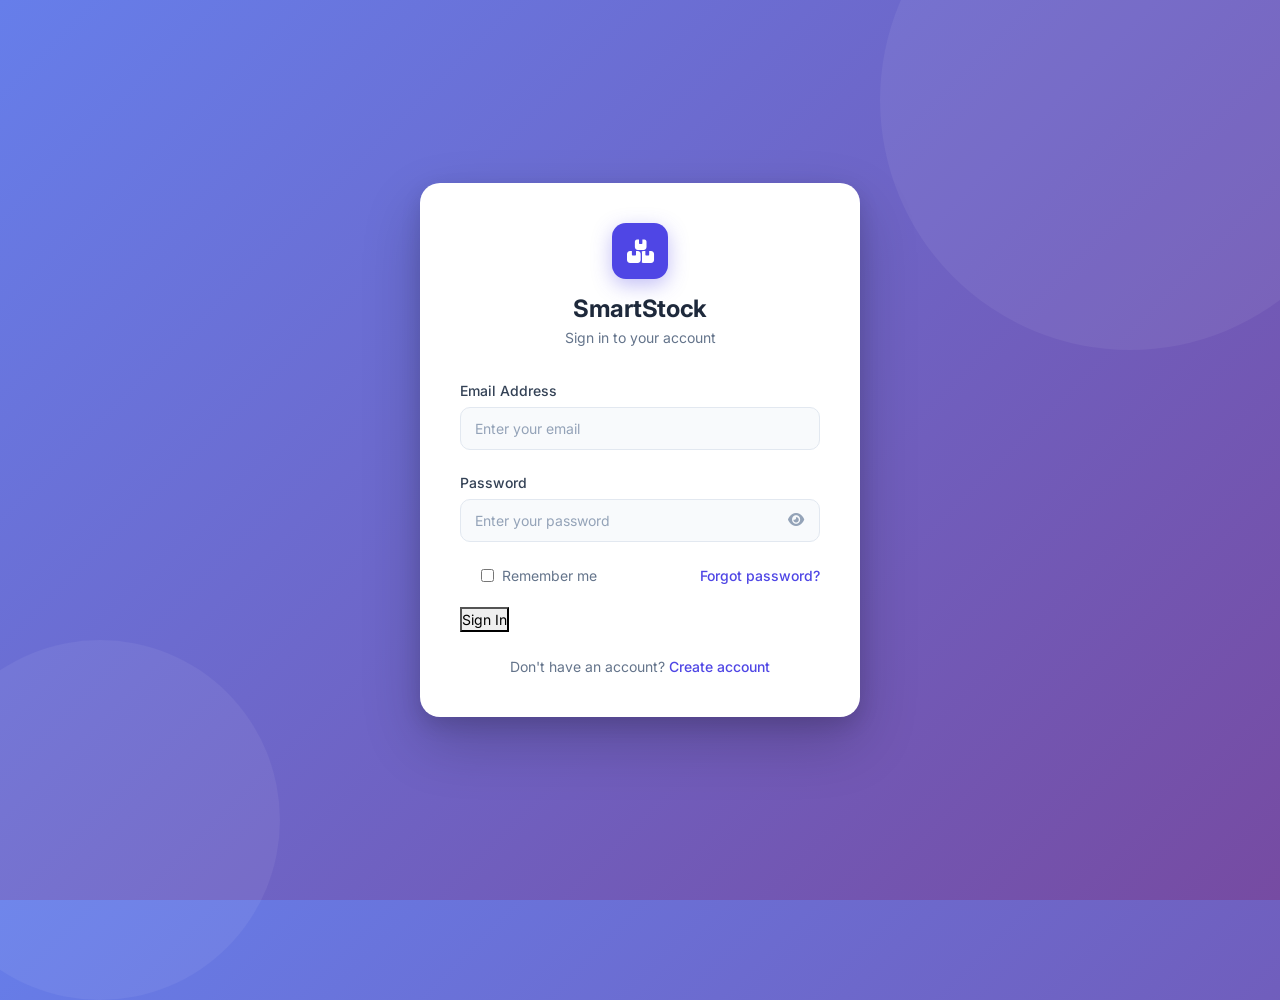
<file: products.html>
<!doctype html>
<html lang="en" data-theme="light">
  <head>
    <meta charset="UTF-8" />
    <meta name="viewport" content="width=device-width, initial-scale=1.0" />
    <title>Products — SmartStock</title>

    <!-- Bootstrap 5 CSS -->
    <link
      rel="stylesheet"
      href="https://cdn.jsdelivr.net/npm/bootstrap@5.3.2/dist/css/bootstrap.min.css"
    />
    <!-- Font Awesome 6 -->
    <link
      rel="stylesheet"
      href="https://cdnjs.cloudflare.com/ajax/libs/font-awesome/6.5.0/css/all.min.css"
    />
    <!-- Google Fonts - Inter -->
    <link rel="preconnect" href="https://fonts.googleapis.com" />
    <link rel="preconnect" href="https://fonts.gstatic.com" crossorigin />
    <link
      href="https://fonts.googleapis.com/css2?family=Inter:wght@300;400;500;600;700;800&display=swap"
      rel="stylesheet"
    />

    <!-- Application CSS -->
    <link rel="stylesheet" href="css/style.css" />
    <link rel="stylesheet" href="css/inventory.css" />
    <link rel="stylesheet" href="css/responsive.css" />
  </head>
  <body>
    <div class="app-layout">
      <!-- Sidebar -->
      <aside id="sidebar" class="sidebar"></aside>
      <div
        id="sidebarOverlay"
        class="sidebar-overlay"
        onclick="closeSidebar()"
      ></div>

      <!-- Main Content Area -->
      <div class="main-content">
        <nav id="topNavbar" class="top-navbar"></nav>

        <div class="page-content">
          <!-- Page Header -->
          <div class="page-header">
            <div
              style="
                display: flex;
                justify-content: space-between;
                align-items: center;
                flex-wrap: wrap;
                gap: 1rem;
              "
            >
              <div>
                <h1 class="page-title">Products</h1>
                <p class="page-subtitle">
                  Manage your product catalog, pricing, and stock levels
                </p>
              </div>
              <button class="btn-primary" onclick="openAddProductModal()">
                <i class="fas fa-plus me-2"></i>Add Product
              </button>
            </div>
          </div>

          <!-- Filters Bar -->
          <div class="filters-bar">
            <div class="search-wrapper">
              <i
                class="fas fa-search"
                style="
                  position: absolute;
                  left: 12px;
                  top: 50%;
                  transform: translateY(-50%);
                  color: var(--gray-400);
                  pointer-events: none;
                "
              ></i>
              <input
                type="text"
                id="searchProducts"
                class="form-control"
                placeholder="Search by name, SKU..."
                style="padding-left: 36px; min-width: 240px"
                oninput="filterProducts()"
              />
            </div>

            <select
              id="filterCategory"
              class="form-select filter-select"
              style="max-width: 160px"
              onchange="filterProducts()"
            >
              <option value="">All Categories</option>
              <option value="Electronics">Electronics</option>
              <option value="Grocery">Grocery</option>
              <option value="Clothing">Clothing</option>
              <option value="Stationery">Stationery</option>
              <option value="Home">Home</option>
              <option value="Other">Other</option>
            </select>

            <select
              id="filterStatus"
              class="form-select filter-select"
              style="max-width: 150px"
              onchange="filterProducts()"
            >
              <option value="">All Status</option>
              <option value="In Stock">In Stock</option>
              <option value="Low Stock">Low Stock</option>
              <option value="Out of Stock">Out of Stock</option>
            </select>

            <select
              id="filterWarehouse"
              class="form-select filter-select"
              style="max-width: 160px"
              onchange="filterProducts()"
            >
              <option value="">All Warehouses</option>
            </select>

            <select
              id="sortProducts"
              class="form-select filter-select"
              style="max-width: 160px"
              onchange="filterProducts()"
            >
              <option value="name_asc">Name (A–Z)</option>
              <option value="name_desc">Name (Z–A)</option>
              <option value="price_asc">Price (Low to High)</option>
              <option value="price_desc">Price (High to Low)</option>
              <option value="quantity_asc">Quantity (Lowest)</option>
              <option value="quantity_desc">Quantity (Highest)</option>
              <option value="newest">Newest Added</option>
            </select>

            <span
              id="productCount"
              style="
                font-size: 0.875rem;
                color: var(--text-secondary);
                margin-left: auto;
                white-space: nowrap;
              "
            ></span>
          </div>

          <!-- Products Table Card -->
          <div class="card">
            <div class="card-body" style="padding: 0">
              <div
                class="table-container"
                style="border: none; border-radius: 0"
              >
                <table style="width: 100%; border-collapse: collapse">
                  <thead>
                    <tr>
                      <th>Product</th>
                      <th>SKU</th>
                      <th>Category</th>
                      <th>Price</th>
                      <th>Quantity</th>
                      <th>Min Stock</th>
                      <th>Supplier</th>
                      <th>Warehouse</th>
                      <th>Status</th>
                      <th style="text-align: right">Actions</th>
                    </tr>
                  </thead>
                  <tbody id="productsTableBody">
                    <!-- Dynamically populated -->
                  </tbody>
                </table>
              </div>

              <!-- Empty State -->
              <div
                id="productsEmptyState"
                class="empty-state"
                style="display: none"
              >
                <i class="fas fa-box-open"></i>
                <h5>No products found</h5>
                <p>
                  Try adjusting your search criteria or add a new product to
                  your inventory.
                </p>
                <button
                  class="btn-primary"
                  onclick="openAddProductModal()"
                  style="margin-top: 1rem"
                >
                  <i class="fas fa-plus me-2"></i>Add Product
                </button>
              </div>
            </div>
          </div>
        </div>
      </div>
    </div>

    <!-- Add/Edit Product Modal -->
    <div id="productModal" class="modal-overlay" style="display: none">
      <div class="modal">
        <div class="modal-header">
          <h5 id="productModalTitle" class="modal-title">Add New Product</h5>
          <button
            onclick="closeProductModal()"
            class="navbar-btn"
            aria-label="Close modal"
          >
            <i class="fas fa-times"></i>
          </button>
        </div>
        <div class="modal-body">
          <input type="hidden" id="pm_id" />
          <div class="row g-3">
            <div class="col-md-6">
              <div class="form-group">
                <label class="form-label" for="pm_name">Product Name *</label>
                <input
                  type="text"
                  id="pm_name"
                  class="form-control"
                  placeholder="e.g. Wireless Mouse"
                />
                <div class="invalid-feedback" id="pm_name_err"></div>
              </div>
            </div>
            <div class="col-md-6">
              <div class="form-group">
                <label class="form-label" for="pm_sku">SKU *</label>
                <input
                  type="text"
                  id="pm_sku"
                  class="form-control"
                  placeholder="e.g. MSE-001"
                  style="text-transform: uppercase"
                />
                <div class="invalid-feedback" id="pm_sku_err"></div>
              </div>
            </div>
            <div class="col-md-6">
              <div class="form-group">
                <label class="form-label" for="pm_category">Category *</label>
                <select id="pm_category" class="form-select">
                  <option value="">Select category</option>
                  <option value="Electronics">Electronics</option>
                  <option value="Grocery">Grocery</option>
                  <option value="Clothing">Clothing</option>
                  <option value="Stationery">Stationery</option>
                  <option value="Home">Home</option>
                  <option value="Other">Other</option>
                </select>
                <div class="invalid-feedback" id="pm_cat_err"></div>
              </div>
            </div>
            <div class="col-md-6">
              <div class="form-group">
                <label class="form-label" for="pm_price"
                  >Unit Price (₹) *</label
                >
                <input
                  type="number"
                  id="pm_price"
                  class="form-control"
                  placeholder="0.00"
                  min="0"
                  step="0.01"
                />
                <div class="invalid-feedback" id="pm_price_err"></div>
              </div>
            </div>
            <div class="col-md-6">
              <div class="form-group">
                <label class="form-label" for="pm_quantity"
                  >Current Stock Quantity *</label
                >
                <input
                  type="number"
                  id="pm_quantity"
                  class="form-control"
                  placeholder="0"
                  min="0"
                  step="1"
                />
                <div class="invalid-feedback" id="pm_qty_err"></div>
              </div>
            </div>
            <div class="col-md-6">
              <div class="form-group">
                <label class="form-label" for="pm_minStock"
                  >Minimum Stock Alert Threshold *</label
                >
                <input
                  type="number"
                  id="pm_minStock"
                  class="form-control"
                  placeholder="10"
                  min="0"
                  step="1"
                />
                <div class="invalid-feedback" id="pm_min_err"></div>
              </div>
            </div>
            <div class="col-md-6">
              <div class="form-group">
                <label class="form-label" for="pm_supplier">Supplier</label>
                <select id="pm_supplier" class="form-select">
                  <option value="">Select supplier</option>
                </select>
              </div>
            </div>
            <div class="col-md-6">
              <div class="form-group">
                <label class="form-label" for="pm_warehouse">Warehouse</label>
                <select id="pm_warehouse" class="form-select">
                  <option value="">Select warehouse</option>
                </select>
              </div>
            </div>
            <div class="col-12">
              <div class="form-group">
                <label class="form-label" for="pm_description"
                  >Description / Notes</label
                >
                <textarea
                  id="pm_description"
                  class="form-control"
                  rows="2"
                  placeholder="Product specifications, details, or notes..."
                ></textarea>
              </div>
            </div>
          </div>
        </div>
        <div class="modal-footer">
          <button class="btn-secondary" onclick="closeProductModal()">
            Cancel
          </button>
          <button
            class="btn-primary"
            id="productSaveBtn"
            onclick="saveProduct()"
          >
            Add Product
          </button>
        </div>
      </div>
    </div>

    <!-- View Product Modal -->
    <div id="viewProductModal" class="modal-overlay" style="display: none">
      <div class="modal" style="max-width: 520px">
        <div class="modal-header">
          <h5 class="modal-title">Product Details</h5>
          <button onclick="closeViewProductModal()" class="navbar-btn">
            <i class="fas fa-times"></i>
          </button>
        </div>
        <div class="modal-body" id="viewProductBody">
          <!-- Populated dynamically -->
        </div>
        <div class="modal-footer">
          <button class="btn-secondary" onclick="closeViewProductModal()">
            Close
          </button>
          <button class="btn-primary" id="viewEditBtn">
            <i class="fas fa-pencil me-1"></i> Edit Product
          </button>
        </div>
      </div>
    </div>

    <!-- Delete Confirmation Modal -->
    <div id="deleteModal" class="modal-overlay" style="display: none">
      <div class="modal" style="max-width: 420px">
        <div class="modal-header">
          <h5 class="modal-title">Confirm Deletion</h5>
          <button onclick="closeDeleteModal()" class="navbar-btn">
            <i class="fas fa-times"></i>
          </button>
        </div>
        <div class="modal-body">
          <div style="text-align: center; padding: 1rem 0">
            <i
              class="fas fa-trash-can"
              style="
                font-size: 3rem;
                color: var(--danger);
                margin-bottom: 1rem;
                display: block;
              "
            ></i>
            <p style="font-size: 1rem; margin-bottom: 0.5rem">
              Are you sure you want to delete
              <strong id="deleteProductName"></strong>?
            </p>
            <p style="color: var(--text-secondary); font-size: 0.85rem">
              This action cannot be undone and will remove the item from all
              inventory calculations.
            </p>
          </div>
        </div>
        <div class="modal-footer">
          <button class="btn-secondary" onclick="closeDeleteModal()">
            Cancel
          </button>
          <button class="btn-danger" onclick="confirmDelete()">
            Delete Product
          </button>
        </div>
      </div>
    </div>

    <!-- Toast Container -->
    <div id="toastContainer" class="toast-container"></div>

    <!-- Bootstrap 5 JS -->
    <script src="https://cdn.jsdelivr.net/npm/bootstrap@5.3.2/dist/js/bootstrap.bundle.min.js"></script>

    <!-- Application Scripts -->
    <script src="js/storage.js"></script>
    <script src="js/auth.js"></script>
    <script src="js/app.js"></script>
    <script src="js/products.js"></script>
  </body>
</html>
</file>
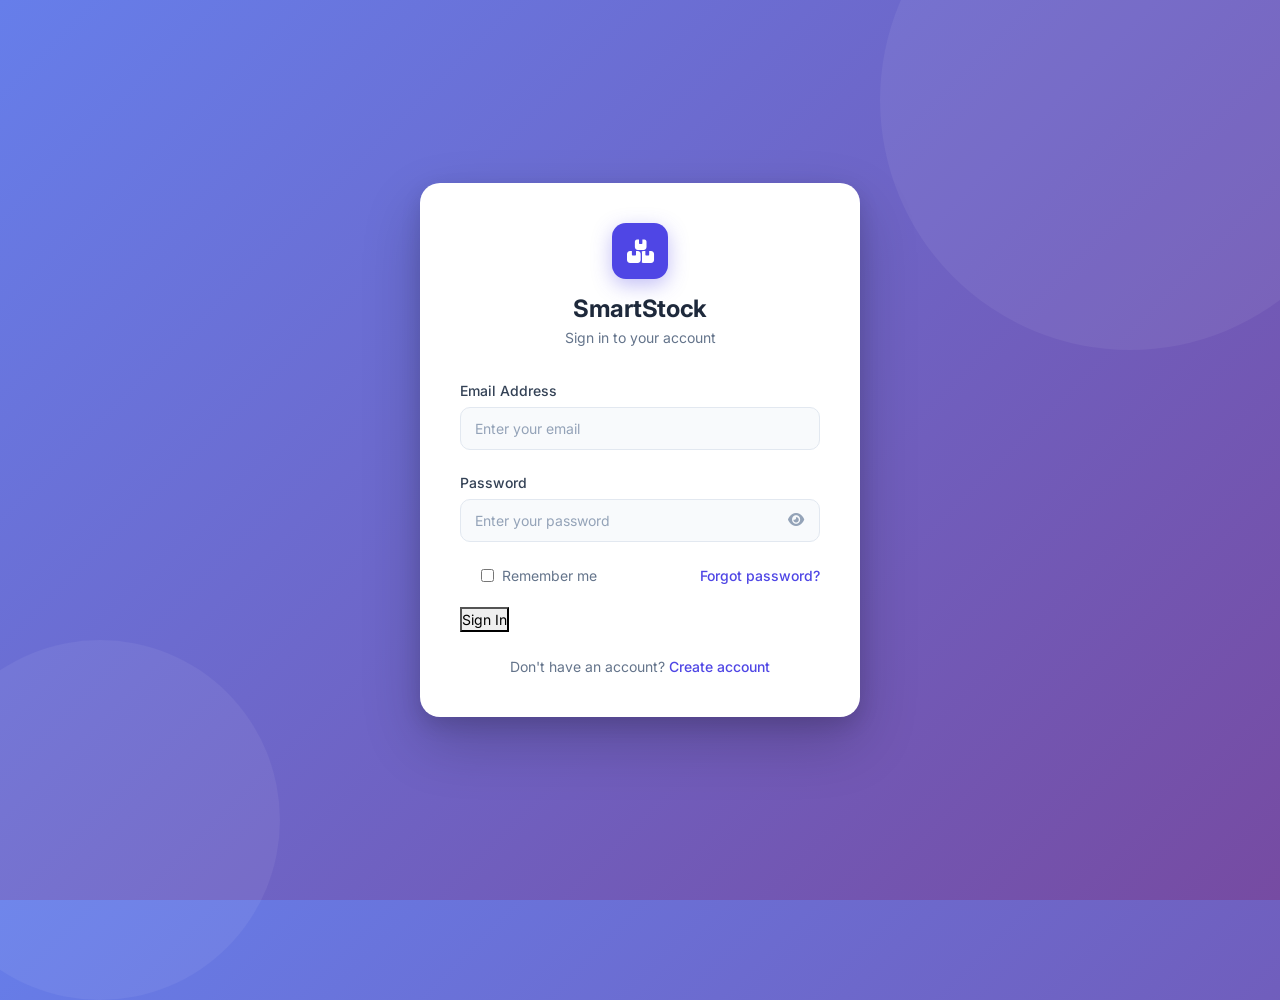
<file: profile.html>
<!doctype html>
<html lang="en" data-theme="light">
  <head>
    <meta charset="UTF-8" />
    <meta name="viewport" content="width=device-width, initial-scale=1.0" />
    <title>User Profile — SmartStock</title>

    <!-- Bootstrap 5 CSS -->
    <link
      rel="stylesheet"
      href="https://cdn.jsdelivr.net/npm/bootstrap@5.3.2/dist/css/bootstrap.min.css"
    />
    <!-- Font Awesome 6 -->
    <link
      rel="stylesheet"
      href="https://cdnjs.cloudflare.com/ajax/libs/font-awesome/6.5.0/css/all.min.css"
    />
    <!-- Google Fonts - Inter -->
    <link rel="preconnect" href="https://fonts.googleapis.com" />
    <link rel="preconnect" href="https://fonts.gstatic.com" crossorigin />
    <link
      href="https://fonts.googleapis.com/css2?family=Inter:wght@300;400;500;600;700;800&display=swap"
      rel="stylesheet"
    />

    <!-- App Styles -->
    <link rel="stylesheet" href="css/style.css" />
    <link rel="stylesheet" href="css/inventory.css" />
    <link rel="stylesheet" href="css/responsive.css" />
  </head>
  <body>
    <div class="app-layout">
      <!-- Sidebar -->
      <aside id="sidebar" class="sidebar"></aside>
      <div
        id="sidebarOverlay"
        class="sidebar-overlay"
        onclick="closeSidebar()"
      ></div>

      <!-- Main Content Area -->
      <div class="main-content">
        <nav id="topNavbar" class="top-navbar"></nav>

        <div class="page-content">
          <!-- Page Header -->
          <div class="page-header">
            <h1 class="page-title">User Profile</h1>
            <p class="page-subtitle">
              Manage your personal credentials, contact information, and account
              security
            </p>
          </div>

          <div class="row g-4">
            <!-- Left Column: Profile Overview Card -->
            <div class="col-lg-4">
              <div class="card text-center p-4">
                <div
                  id="profileAvatarLarge"
                  style="
                    width: 96px;
                    height: 96px;
                    border-radius: 50%;
                    background: var(--primary);
                    color: #fff;
                    font-size: 2.2rem;
                    font-weight: 700;
                    display: flex;
                    align-items: center;
                    justify-content: center;
                    margin: 0 auto 1.25rem;
                    box-shadow: 0 4px 12px rgba(79, 70, 229, 0.3);
                  "
                >
                  RS
                </div>
                <h4
                  id="profileDisplayName"
                  style="font-weight: 700; margin-bottom: 4px"
                >
                  Raj Sharma
                </h4>
                <div style="margin-bottom: 12px">
                  <span
                    class="badge badge-primary"
                    id="profileRoleBadge"
                    style="font-size: 0.75rem; padding: 4px 12px"
                    >Admin</span
                  >
                </div>
                <p
                  id="profileDisplayEmail"
                  style="
                    color: var(--text-secondary);
                    font-size: 0.875rem;
                    margin-bottom: 1.5rem;
                  "
                >
                  admin@smartstock.com
                </p>

                <div
                  style="
                    border-top: 1px solid var(--border-color);
                    padding-top: 1.25rem;
                    text-align: left;
                    font-size: 0.85rem;
                  "
                >
                  <div
                    class="d-flex justify-content-between py-2 border-bottom"
                  >
                    <span style="color: var(--text-secondary)"
                      ><i class="fas fa-phone me-2"></i>Phone</span
                    >
                    <span id="profileDisplayPhone" style="font-weight: 600"
                      >+91 98765 43210</span
                    >
                  </div>
                  <div
                    class="d-flex justify-content-between py-2 border-bottom"
                  >
                    <span style="color: var(--text-secondary)"
                      ><i class="fas fa-calendar me-2"></i>Joined Date</span
                    >
                    <span id="profileDisplayJoined" style="font-weight: 600"
                      >Jan 15, 2024</span
                    >
                  </div>
                  <div class="d-flex justify-content-between py-2">
                    <span style="color: var(--text-secondary)"
                      ><i class="fas fa-shield me-2"></i>Account Status</span
                    >
                    <span class="badge badge-success">Verified</span>
                  </div>
                </div>
              </div>

              <!-- Account Activity Summary -->
              <div class="card p-4 mt-3">
                <h6
                  style="
                    font-weight: 700;
                    margin-bottom: 1rem;
                    font-size: 0.9rem;
                  "
                >
                  <i class="fas fa-chart-line text-primary me-2"></i>Account
                  Activity
                </h6>
                <div style="font-size: 0.85rem; color: var(--text-secondary)">
                  <div class="d-flex justify-content-between py-1">
                    <span>Products in Catalog:</span>
                    <strong id="profProdCount" class="text-primary">15</strong>
                  </div>
                  <div class="d-flex justify-content-between py-1">
                    <span>Stock Movements Logged:</span>
                    <strong id="profMovCount" class="text-info">10</strong>
                  </div>
                  <div class="d-flex justify-content-between py-1">
                    <span>Purchase Orders Placed:</span>
                    <strong id="profPoCount" class="text-success">5</strong>
                  </div>
                </div>
              </div>
            </div>

            <!-- Right Column: Edit Profile & Security Forms -->
            <div class="col-lg-8">
              <!-- Edit Personal Info Card -->
              <div class="card mb-4">
                <div class="card-header">
                  <h5 class="card-title">Personal Details</h5>
                </div>
                <div class="card-body">
                  <form id="editProfileForm" onsubmit="saveProfile(event)">
                    <div class="row g-3">
                      <div class="col-md-6">
                        <div class="form-group">
                          <label class="form-label" for="prof_name"
                            >Full Name *</label
                          >
                          <input
                            type="text"
                            id="prof_name"
                            class="form-control"
                            required
                          />
                          <div
                            class="invalid-feedback"
                            id="prof_name_err"
                          ></div>
                        </div>
                      </div>
                      <div class="col-md-6">
                        <div class="form-group">
                          <label class="form-label" for="prof_email"
                            >Email Address *</label
                          >
                          <input
                            type="email"
                            id="prof_email"
                            class="form-control"
                            required
                          />
                          <div
                            class="invalid-feedback"
                            id="prof_email_err"
                          ></div>
                        </div>
                      </div>
                      <div class="col-md-6">
                        <div class="form-group">
                          <label class="form-label" for="prof_phone"
                            >Phone Number</label
                          >
                          <input
                            type="text"
                            id="prof_phone"
                            class="form-control"
                            placeholder="+91 XXXXX XXXXX"
                          />
                        </div>
                      </div>
                      <div class="col-md-6">
                        <div class="form-group">
                          <label class="form-label">Role</label>
                          <input
                            type="text"
                            id="prof_role"
                            class="form-control"
                            disabled
                            style="background: var(--gray-100)"
                          />
                        </div>
                      </div>
                      <div class="col-12 text-end">
                        <button type="submit" class="btn-primary">
                          <i class="fas fa-check me-1"></i> Save Changes
                        </button>
                      </div>
                    </div>
                  </form>
                </div>
              </div>

              <!-- Change Password Card -->
              <div class="card">
                <div class="card-header">
                  <h5 class="card-title">Security & Password</h5>
                </div>
                <div class="card-body">
                  <form
                    id="changePasswordForm"
                    onsubmit="handleChangePassword(event)"
                  >
                    <div class="row g-3">
                      <div class="col-md-12">
                        <div class="form-group">
                          <label class="form-label" for="cp_old"
                            >Current Password *</label
                          >
                          <input
                            type="password"
                            id="cp_old"
                            class="form-control"
                            placeholder="Enter current password"
                            required
                          />
                          <div class="invalid-feedback" id="cp_old_err"></div>
                        </div>
                      </div>
                      <div class="col-md-6">
                        <div class="form-group">
                          <label class="form-label" for="cp_new"
                            >New Password *</label
                          >
                          <input
                            type="password"
                            id="cp_new"
                            class="form-control"
                            placeholder="Minimum 6 characters"
                            required
                          />
                          <div class="invalid-feedback" id="cp_new_err"></div>
                        </div>
                      </div>
                      <div class="col-md-6">
                        <div class="form-group">
                          <label class="form-label" for="cp_confirm"
                            >Confirm New Password *</label
                          >
                          <input
                            type="password"
                            id="cp_confirm"
                            class="form-control"
                            placeholder="Re-enter new password"
                            required
                          />
                          <div
                            class="invalid-feedback"
                            id="cp_confirm_err"
                          ></div>
                        </div>
                      </div>
                      <div class="col-12 text-end">
                        <button type="submit" class="btn-primary">
                          <i class="fas fa-key me-1"></i> Update Password
                        </button>
                      </div>
                    </div>
                  </form>
                </div>
              </div>
            </div>
          </div>
        </div>
      </div>
    </div>

    <!-- Toast Container -->
    <div id="toastContainer" class="toast-container"></div>

    <!-- Bootstrap 5 JS -->
    <script src="https://cdn.jsdelivr.net/npm/bootstrap@5.3.2/dist/js/bootstrap.bundle.min.js"></script>

    <!-- App Scripts -->
    <script src="js/storage.js"></script>
    <script src="js/auth.js"></script>
    <script src="js/app.js"></script>
    <script src="js/profile.js"></script>
  </body>
</html>
</file>
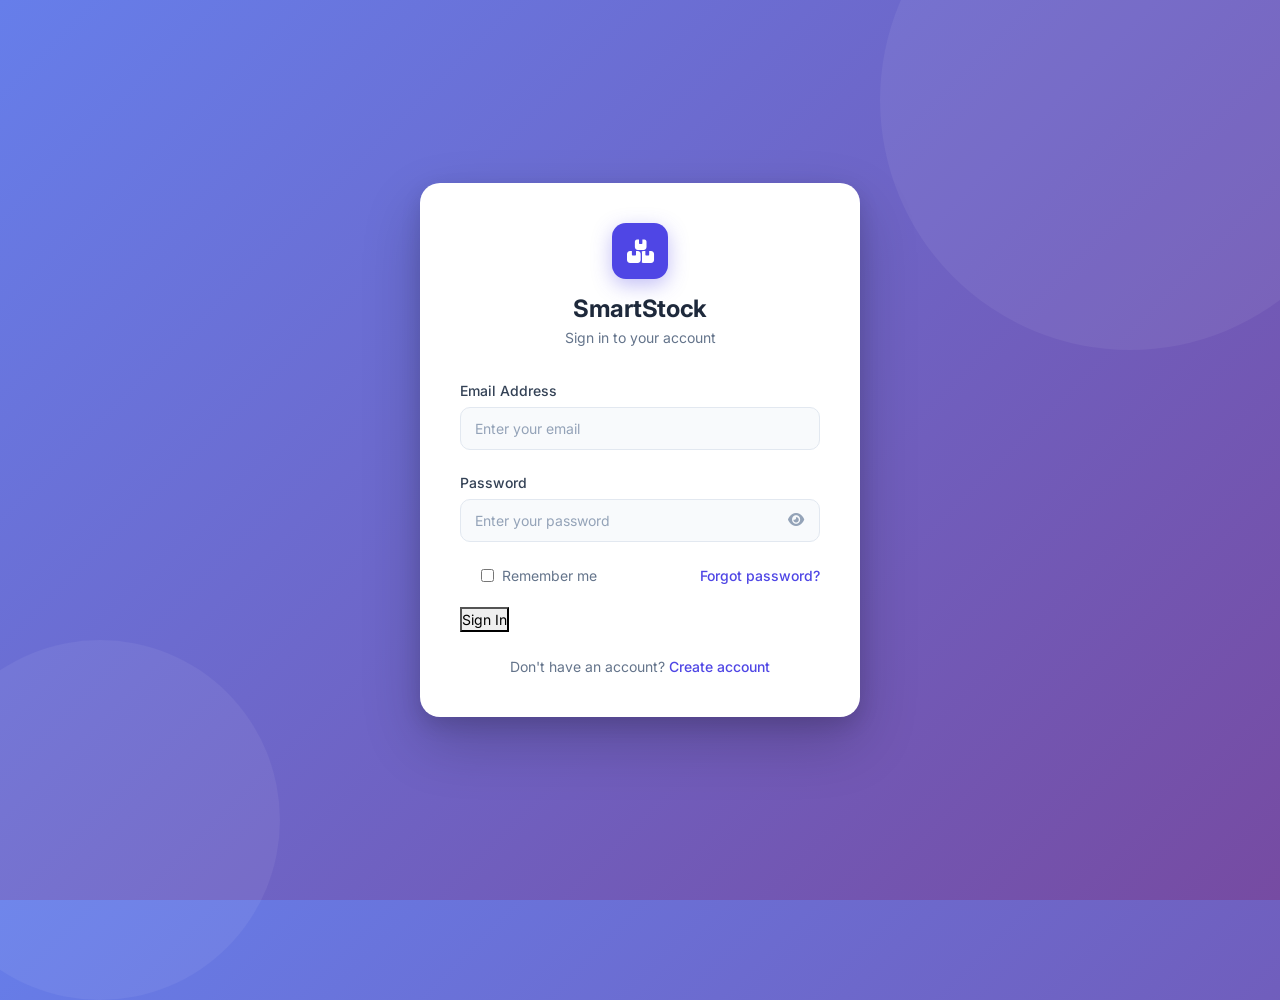
<file: purchase-orders.html>
<!doctype html>
<html lang="en" data-theme="light">
  <head>
    <meta charset="UTF-8" />
    <meta name="viewport" content="width=device-width, initial-scale=1.0" />
    <title>Purchase Orders — SmartStock</title>

    <!-- Bootstrap 5 CSS -->
    <link
      rel="stylesheet"
      href="https://cdn.jsdelivr.net/npm/bootstrap@5.3.2/dist/css/bootstrap.min.css"
    />
    <!-- Font Awesome 6 -->
    <link
      rel="stylesheet"
      href="https://cdnjs.cloudflare.com/ajax/libs/font-awesome/6.5.0/css/all.min.css"
    />
    <!-- Google Fonts - Inter -->
    <link rel="preconnect" href="https://fonts.googleapis.com" />
    <link rel="preconnect" href="https://fonts.gstatic.com" crossorigin />
    <link
      href="https://fonts.googleapis.com/css2?family=Inter:wght@300;400;500;600;700;800&display=swap"
      rel="stylesheet"
    />

    <!-- App Styles -->
    <link rel="stylesheet" href="css/style.css" />
    <link rel="stylesheet" href="css/inventory.css" />
    <link rel="stylesheet" href="css/responsive.css" />
  </head>
  <body>
    <div class="app-layout">
      <!-- Sidebar -->
      <aside id="sidebar" class="sidebar"></aside>
      <div
        id="sidebarOverlay"
        class="sidebar-overlay"
        onclick="closeSidebar()"
      ></div>

      <!-- Main Content Area -->
      <div class="main-content">
        <nav id="topNavbar" class="top-navbar"></nav>

        <div class="page-content">
          <!-- Page Header -->
          <div class="page-header">
            <div
              style="
                display: flex;
                justify-content: space-between;
                align-items: center;
                flex-wrap: wrap;
                gap: 1rem;
              "
            >
              <div>
                <h1 class="page-title">Purchase Orders</h1>
                <p class="page-subtitle">
                  Manage procurement, vendor purchase requisitions, and
                  inventory intake
                </p>
              </div>
              <button class="btn-primary" onclick="openAddOrderModal()">
                <i class="fas fa-plus me-2"></i>Create Purchase Order
              </button>
            </div>
          </div>

          <!-- Summary KPI Row -->
          <div class="row g-3 mb-4">
            <div class="col-6 col-md-3">
              <div class="card p-3">
                <div
                  style="
                    display: flex;
                    justify-content: space-between;
                    align-items: center;
                  "
                >
                  <div>
                    <div
                      style="
                        font-size: 0.75rem;
                        text-transform: uppercase;
                        font-weight: 600;
                        color: var(--text-secondary);
                      "
                    >
                      Total Orders
                    </div>
                    <div
                      id="poTotalCount"
                      style="
                        font-size: 1.5rem;
                        font-weight: 700;
                        color: var(--primary);
                      "
                    >
                      0
                    </div>
                  </div>
                  <div
                    style="
                      width: 40px;
                      height: 40px;
                      border-radius: 10px;
                      background: rgba(79, 70, 229, 0.1);
                      color: var(--primary);
                      display: flex;
                      align-items: center;
                      justify-content: center;
                    "
                  >
                    <i class="fas fa-file-invoice"></i>
                  </div>
                </div>
              </div>
            </div>
            <div class="col-6 col-md-3">
              <div class="card p-3">
                <div
                  style="
                    display: flex;
                    justify-content: space-between;
                    align-items: center;
                  "
                >
                  <div>
                    <div
                      style="
                        font-size: 0.75rem;
                        text-transform: uppercase;
                        font-weight: 600;
                        color: var(--text-secondary);
                      "
                    >
                      Pending Approval
                    </div>
                    <div
                      id="poPendingCount"
                      style="
                        font-size: 1.5rem;
                        font-weight: 700;
                        color: var(--warning);
                      "
                    >
                      0
                    </div>
                  </div>
                  <div
                    style="
                      width: 40px;
                      height: 40px;
                      border-radius: 10px;
                      background: rgba(245, 158, 11, 0.1);
                      color: var(--warning);
                      display: flex;
                      align-items: center;
                      justify-content: center;
                    "
                  >
                    <i class="fas fa-clock"></i>
                  </div>
                </div>
              </div>
            </div>
            <div class="col-6 col-md-3">
              <div class="card p-3">
                <div
                  style="
                    display: flex;
                    justify-content: space-between;
                    align-items: center;
                  "
                >
                  <div>
                    <div
                      style="
                        font-size: 0.75rem;
                        text-transform: uppercase;
                        font-weight: 600;
                        color: var(--text-secondary);
                      "
                    >
                      Approved / In Transit
                    </div>
                    <div
                      id="poApprovedCount"
                      style="
                        font-size: 1.5rem;
                        font-weight: 700;
                        color: var(--info);
                      "
                    >
                      0
                    </div>
                  </div>
                  <div
                    style="
                      width: 40px;
                      height: 40px;
                      border-radius: 10px;
                      background: rgba(59, 130, 246, 0.1);
                      color: var(--info);
                      display: flex;
                      align-items: center;
                      justify-content: center;
                    "
                  >
                    <i class="fas fa-truck-fast"></i>
                  </div>
                </div>
              </div>
            </div>
            <div class="col-6 col-md-3">
              <div class="card p-3">
                <div
                  style="
                    display: flex;
                    justify-content: space-between;
                    align-items: center;
                  "
                >
                  <div>
                    <div
                      style="
                        font-size: 0.75rem;
                        text-transform: uppercase;
                        font-weight: 600;
                        color: var(--text-secondary);
                      "
                    >
                      Received & Stocked
                    </div>
                    <div
                      id="poReceivedCount"
                      style="
                        font-size: 1.5rem;
                        font-weight: 700;
                        color: var(--success);
                      "
                    >
                      0
                    </div>
                  </div>
                  <div
                    style="
                      width: 40px;
                      height: 40px;
                      border-radius: 10px;
                      background: rgba(16, 185, 129, 0.1);
                      color: var(--success);
                      display: flex;
                      align-items: center;
                      justify-content: center;
                    "
                  >
                    <i class="fas fa-circle-check"></i>
                  </div>
                </div>
              </div>
            </div>
          </div>

          <!-- Filters Bar -->
          <div class="filters-bar">
            <div class="search-wrapper">
              <i
                class="fas fa-search"
                style="
                  position: absolute;
                  left: 12px;
                  top: 50%;
                  transform: translateY(-50%);
                  color: var(--gray-400);
                  pointer-events: none;
                "
              ></i>
              <input
                type="text"
                id="searchOrders"
                class="form-control"
                placeholder="Search by PO #, supplier, product..."
                style="padding-left: 36px; min-width: 240px"
                oninput="filterOrders()"
              />
            </div>

            <select
              id="filterOrderStatus"
              class="form-select filter-select"
              style="max-width: 160px"
              onchange="filterOrders()"
            >
              <option value="">All Statuses</option>
              <option value="Pending">Pending</option>
              <option value="Approved">Approved</option>
              <option value="Received">Received</option>
              <option value="Cancelled">Cancelled</option>
            </select>

            <select
              id="filterOrderSupplier"
              class="form-select filter-select"
              style="max-width: 180px"
              onchange="filterOrders()"
            >
              <option value="">All Suppliers</option>
            </select>

            <span
              id="ordersCount"
              style="
                font-size: 0.875rem;
                color: var(--text-secondary);
                margin-left: auto;
                white-space: nowrap;
              "
            ></span>
          </div>

          <!-- Orders Table Card -->
          <div class="card">
            <div class="card-body" style="padding: 0">
              <div
                class="table-container"
                style="border: none; border-radius: 0"
              >
                <table style="width: 100%; border-collapse: collapse">
                  <thead>
                    <tr>
                      <th>PO Number</th>
                      <th>Supplier</th>
                      <th>Product</th>
                      <th>Quantity</th>
                      <th>Unit Cost</th>
                      <th>Total Amount</th>
                      <th>Expected Delivery</th>
                      <th>Status</th>
                      <th style="text-align: right">Actions</th>
                    </tr>
                  </thead>
                  <tbody id="ordersTableBody">
                    <!-- Dynamically populated -->
                  </tbody>
                </table>
              </div>

              <!-- Empty State -->
              <div
                id="ordersEmptyState"
                class="empty-state"
                style="display: none"
              >
                <i class="fas fa-file-circle-question"></i>
                <h5>No purchase orders found</h5>
                <p>
                  Create a purchase order to initiate replenishment from your
                  suppliers.
                </p>
                <button
                  class="btn-primary"
                  onclick="openAddOrderModal()"
                  style="margin-top: 1rem"
                >
                  <i class="fas fa-plus me-2"></i>Create Purchase Order
                </button>
              </div>
            </div>
          </div>
        </div>
      </div>
    </div>

    <!-- Create Purchase Order Modal -->
    <div id="orderModal" class="modal-overlay" style="display: none">
      <div class="modal" style="max-width: 560px">
        <div class="modal-header">
          <h5 class="modal-title" id="orderModalTitle">New Purchase Order</h5>
          <button onclick="closeOrderModal()" class="navbar-btn">
            <i class="fas fa-times"></i>
          </button>
        </div>
        <div class="modal-body">
          <input type="hidden" id="po_id" />
          <div class="row g-3">
            <div class="col-md-6">
              <div class="form-group">
                <label class="form-label" for="po_supplier">Supplier *</label>
                <select
                  id="po_supplier"
                  class="form-select"
                  onchange="onSupplierChange()"
                >
                  <option value="">Select supplier</option>
                </select>
                <div class="invalid-feedback" id="po_supplier_err"></div>
              </div>
            </div>

            <div class="col-md-6">
              <div class="form-group">
                <label class="form-label" for="po_product">Product *</label>
                <select
                  id="po_product"
                  class="form-select"
                  onchange="onProductSelectForOrder()"
                >
                  <option value="">Select product</option>
                </select>
                <div class="invalid-feedback" id="po_product_err"></div>
              </div>
            </div>

            <div class="col-md-6">
              <div class="form-group">
                <label class="form-label" for="po_quantity"
                  >Order Quantity *</label
                >
                <input
                  type="number"
                  id="po_quantity"
                  class="form-control"
                  placeholder="10"
                  min="1"
                  step="1"
                  oninput="calculateOrderTotal()"
                />
                <div class="invalid-feedback" id="po_qty_err"></div>
              </div>
            </div>

            <div class="col-md-6">
              <div class="form-group">
                <label class="form-label" for="po_price"
                  >Unit Price (₹) *</label
                >
                <input
                  type="number"
                  id="po_price"
                  class="form-control"
                  placeholder="0.00"
                  min="0"
                  step="0.01"
                  oninput="calculateOrderTotal()"
                />
                <div class="invalid-feedback" id="po_price_err"></div>
              </div>
            </div>

            <div class="col-md-6">
              <div class="form-group">
                <label class="form-label" for="po_deliveryDate"
                  >Expected Delivery Date *</label
                >
                <input type="date" id="po_deliveryDate" class="form-control" />
                <div class="invalid-feedback" id="po_date_err"></div>
              </div>
            </div>

            <div class="col-md-6">
              <div class="form-group">
                <label class="form-label">Total Order Value</label>
                <div
                  style="
                    height: 38px;
                    display: flex;
                    align-items: center;
                    font-weight: 700;
                    font-size: 1.1rem;
                    color: var(--success);
                  "
                >
                  <span id="po_totalCalculated">₹0.00</span>
                </div>
              </div>
            </div>

            <div class="col-12">
              <div class="form-group">
                <label class="form-label" for="po_notes"
                  >Notes / Instructions</label
                >
                <textarea
                  id="po_notes"
                  class="form-control"
                  rows="2"
                  placeholder="Delivery instructions, reference codes, payment terms..."
                ></textarea>
              </div>
            </div>
          </div>
        </div>
        <div class="modal-footer">
          <button class="btn-secondary" onclick="closeOrderModal()">
            Cancel
          </button>
          <button class="btn-primary" onclick="savePurchaseOrder()">
            Create Purchase Order
          </button>
        </div>
      </div>
    </div>

    <!-- Receive Confirmation Modal -->
    <div id="receiveModal" class="modal-overlay" style="display: none">
      <div class="modal" style="max-width: 440px">
        <div class="modal-header">
          <h5 class="modal-title">Confirm Delivery Intake</h5>
          <button onclick="closeReceiveModal()" class="navbar-btn">
            <i class="fas fa-times"></i>
          </button>
        </div>
        <div class="modal-body">
          <div style="text-align: center; padding: 1rem 0">
            <i
              class="fas fa-boxes-packing"
              style="
                font-size: 3rem;
                color: var(--success);
                margin-bottom: 1rem;
                display: block;
              "
            ></i>
            <p style="font-size: 1rem; margin-bottom: 0.5rem">
              Mark <strong id="receiveOrderNumber"></strong> as
              <strong>Received</strong>?
            </p>
            <div
              style="
                background: var(--gray-50);
                border: 1px solid var(--border-color);
                border-radius: 8px;
                padding: 10px 14px;
                text-align: left;
                font-size: 0.85rem;
                margin-top: 12px;
              "
            >
              <div>Product: <strong id="receiveProductName">—</strong></div>
              <div>Quantity: <strong id="receiveQuantity">—</strong> units</div>
              <div
                style="color: var(--success); font-weight: 600; margin-top: 6px"
              >
                <i class="fas fa-arrow-up me-1"></i> Stock will be automatically
                credited to inventory!
              </div>
            </div>
          </div>
        </div>
        <div class="modal-footer">
          <button class="btn-secondary" onclick="closeReceiveModal()">
            Cancel
          </button>
          <button class="btn-success" onclick="confirmReceiveOrder()">
            Receive & Update Stock
          </button>
        </div>
      </div>
    </div>

    <!-- Toast Container -->
    <div id="toastContainer" class="toast-container"></div>

    <!-- Bootstrap 5 JS -->
    <script src="https://cdn.jsdelivr.net/npm/bootstrap@5.3.2/dist/js/bootstrap.bundle.min.js"></script>

    <!-- App Scripts -->
    <script src="js/storage.js"></script>
    <script src="js/auth.js"></script>
    <script src="js/app.js"></script>
    <script src="js/purchase-orders.js"></script>
  </body>
</html>
</file>
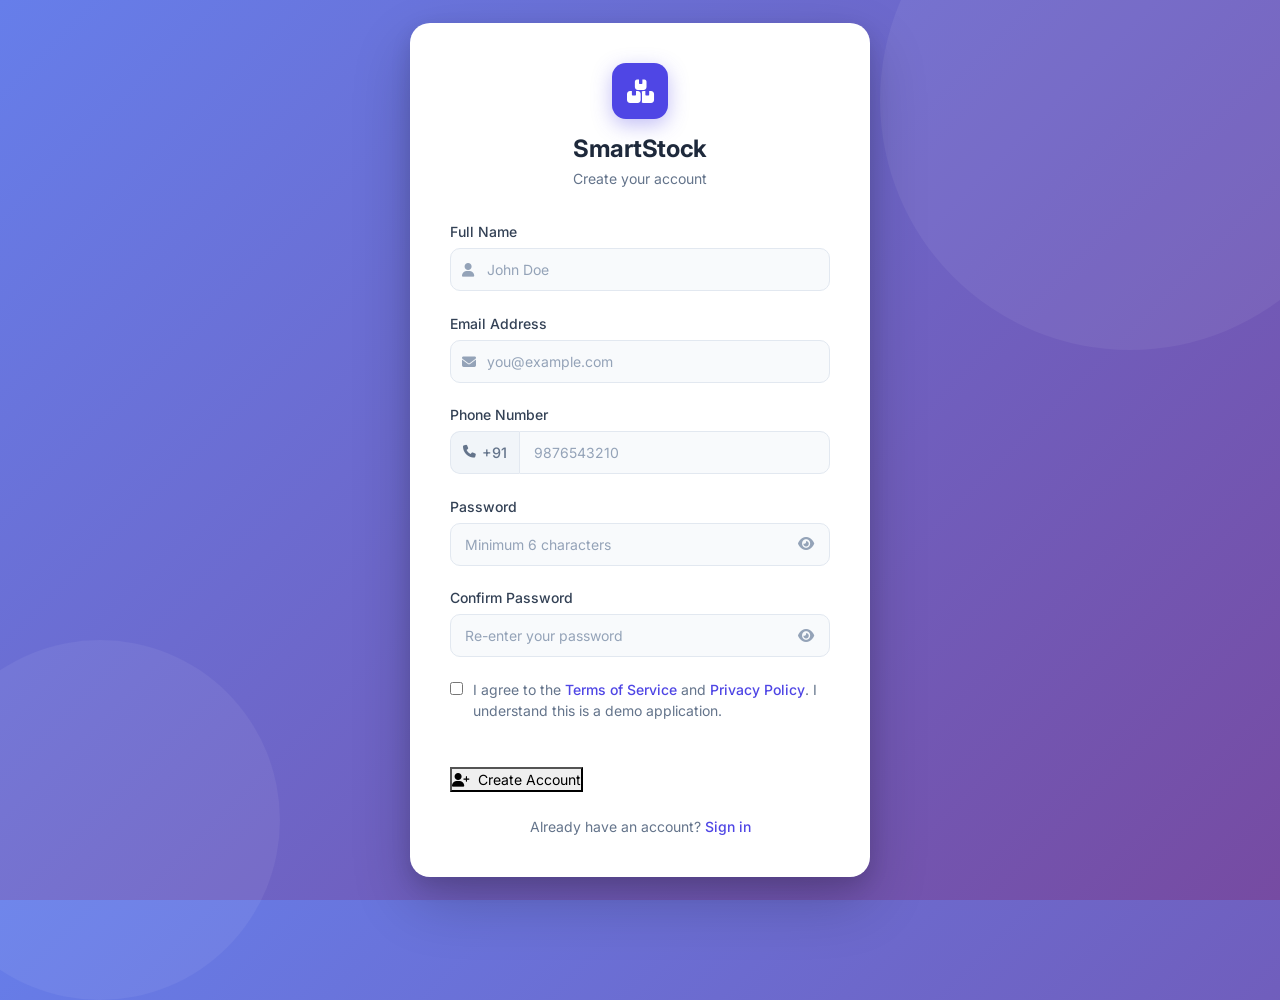
<file: register.html>
<!doctype html>
<html lang="en">
  <head>
    <meta charset="UTF-8" />
    <meta name="viewport" content="width=device-width, initial-scale=1.0" />
    <title>Create Account - SmartStock</title>
    <link
      rel="stylesheet"
      href="https://cdn.jsdelivr.net/npm/bootstrap@5.3.2/dist/css/bootstrap.min.css"
    />
    <link
      rel="stylesheet"
      href="https://cdnjs.cloudflare.com/ajax/libs/font-awesome/6.5.0/css/all.min.css"
    />
    <link
      href="https://fonts.googleapis.com/css2?family=Inter:wght@300;400;500;600;700;800&display=swap"
      rel="stylesheet"
    />
    <link rel="stylesheet" href="css/style.css" />
    <link rel="stylesheet" href="css/auth.css" />
    <style>
      .password-strength {
        margin-top: 6px;
      }
      .strength-bar {
        height: 4px;
        border-radius: 2px;
        background: #e2e8f0;
        overflow: hidden;
        margin-bottom: 4px;
      }
      .strength-bar-fill {
        height: 100%;
        border-radius: 2px;
        transition:
          width 0.3s,
          background 0.3s;
        width: 0%;
      }
      .strength-text {
        font-size: 0.75rem;
        font-weight: 500;
      }
      .strength-weak .strength-bar-fill {
        width: 33%;
        background: #ef4444;
      }
      .strength-medium .strength-bar-fill {
        width: 66%;
        background: #f59e0b;
      }
      .strength-strong .strength-bar-fill {
        width: 100%;
        background: #10b981;
      }
      .strength-weak .strength-text {
        color: #ef4444;
      }
      .strength-medium .strength-text {
        color: #f59e0b;
      }
      .strength-strong .strength-text {
        color: #10b981;
      }
      .phone-input-wrapper {
        display: flex;
      }
      .phone-prefix {
        background: #f1f5f9;
        border: 1.5px solid #e2e8f0;
        border-right: none;
        border-radius: 10px 0 0 10px;
        padding: 0 12px;
        display: flex;
        align-items: center;
        color: #64748b;
        font-size: 0.9rem;
        font-weight: 500;
        white-space: nowrap;
      }
      .phone-input-wrapper .form-control {
        border-radius: 0 10px 10px 0 !important;
      }
      .terms-check {
        display: flex;
        gap: 10px;
        align-items: flex-start;
        cursor: pointer;
      }
      .terms-check input {
        margin-top: 3px;
        accent-color: #4f46e5;
        flex-shrink: 0;
      }
      .terms-check span {
        font-size: 0.875rem;
        color: #64748b;
        line-height: 1.5;
      }
      .terms-check a {
        color: #4f46e5;
        text-decoration: none;
        font-weight: 500;
      }
      .terms-check a:hover {
        text-decoration: underline;
      }
    </style>
  </head>
  <body class="auth-page">
    <div class="auth-card" style="max-width: 460px">
      <!-- Logo -->
      <div class="auth-logo">
        <div class="logo-icon"><i class="fas fa-boxes-stacked"></i></div>
        <h1>SmartStock</h1>
        <p>Create your account</p>
      </div>

      <!-- Alert Box -->
      <div
        id="alertBox"
        class="alert mb-3"
        style="display: none"
        role="alert"
      ></div>

      <!-- Register Form -->
      <form id="registerForm" novalidate>
        <!-- Full Name -->
        <div class="form-group">
          <label class="form-label" for="regName">Full Name</label>
          <div style="position: relative">
            <span
              style="
                position: absolute;
                left: 12px;
                top: 50%;
                transform: translateY(-50%);
                color: #94a3b8;
              "
              ><i class="fas fa-user"></i
            ></span>
            <input
              type="text"
              id="regName"
              class="form-control"
              placeholder="John Doe"
              style="padding-left: 36px"
              required
              autocomplete="name"
            />
          </div>
          <div class="invalid-feedback" id="nameError"></div>
        </div>

        <!-- Email -->
        <div class="form-group">
          <label class="form-label" for="regEmail">Email Address</label>
          <div style="position: relative">
            <span
              style="
                position: absolute;
                left: 12px;
                top: 50%;
                transform: translateY(-50%);
                color: #94a3b8;
              "
              ><i class="fas fa-envelope"></i
            ></span>
            <input
              type="email"
              id="regEmail"
              class="form-control"
              placeholder="you@example.com"
              style="padding-left: 36px"
              required
              autocomplete="email"
            />
          </div>
          <div class="invalid-feedback" id="emailError"></div>
        </div>

        <!-- Phone -->
        <div class="form-group">
          <label class="form-label" for="regPhone">Phone Number</label>
          <div class="phone-input-wrapper">
            <div class="phone-prefix">
              <i
                class="fas fa-phone"
                style="margin-right: 6px; font-size: 0.8rem"
              ></i>
              +91
            </div>
            <input
              type="tel"
              id="regPhone"
              class="form-control"
              placeholder="9876543210"
              maxlength="10"
              autocomplete="tel"
            />
          </div>
          <div class="invalid-feedback" id="phoneError"></div>
        </div>

        <!-- Password -->
        <div class="form-group">
          <label class="form-label" for="regPassword">Password</label>
          <div class="password-wrapper">
            <input
              type="password"
              id="regPassword"
              class="form-control"
              placeholder="Minimum 6 characters"
              required
              autocomplete="new-password"
            />
            <button
              type="button"
              class="show-password-btn"
              id="togglePassword"
              title="Show/hide password"
            >
              <i class="fas fa-eye"></i>
            </button>
          </div>
          <div
            class="password-strength"
            id="strengthIndicator"
            style="display: none"
          >
            <div class="strength-bar">
              <div class="strength-bar-fill" id="strengthBar"></div>
            </div>
            <span class="strength-text" id="strengthText"></span>
          </div>
          <div class="invalid-feedback" id="passwordError"></div>
        </div>

        <!-- Confirm Password -->
        <div class="form-group">
          <label class="form-label" for="regConfirmPassword"
            >Confirm Password</label
          >
          <div class="password-wrapper">
            <input
              type="password"
              id="regConfirmPassword"
              class="form-control"
              placeholder="Re-enter your password"
              required
              autocomplete="new-password"
            />
            <button
              type="button"
              class="show-password-btn"
              id="toggleConfirmPassword"
              title="Show/hide password"
            >
              <i class="fas fa-eye"></i>
            </button>
          </div>
          <div class="invalid-feedback" id="confirmPasswordError"></div>
        </div>

        <!-- Terms -->
        <div class="form-group" style="margin-bottom: 1.5rem">
          <label class="terms-check">
            <input type="checkbox" id="regTerms" required />
            <span
              >I agree to the
              <a
                href="javascript:void(0)"
                onclick="alert('Terms of Service (SmartStock Demo):\n\nThis application is built for educational demonstration. Data is stored safely inside your browser LocalStorage.')"
                >Terms of Service</a
              >
              and
              <a
                href="javascript:void(0)"
                onclick="alert('Privacy Policy (SmartStock Demo):\n\nNo personal data is sent to external servers or third parties. All credentials and records persist strictly in your local browser.')"
                >Privacy Policy</a
              >. I understand this is a demo application.</span
            >
          </label>
          <div
            class="invalid-feedback"
            id="termsError"
            style="display: block; visibility: hidden"
          >
            Please accept the terms.
          </div>
        </div>

        <button type="submit" class="btn-auth-primary" id="submitBtn">
          <span id="submitText"
            ><i class="fas fa-user-plus me-2"></i>Create Account</span
          >
          <span id="submitSpinner" style="display: none"
            ><i class="fas fa-spinner fa-spin"></i> Creating account...</span
          >
        </button>
      </form>

      <div class="auth-footer">
        Already have an account? <a href="login.html">Sign in</a>
      </div>
    </div>

    <script src="https://cdn.jsdelivr.net/npm/bootstrap@5.3.2/dist/js/bootstrap.bundle.min.js"></script>
    <script src="js/storage.js"></script>
    <script src="js/auth.js"></script>
    <script>
      (function () {
        // Redirect if already logged in
        const session =
          (window.StorageManager
            ? StorageManager.getItem("smartstock_session")
            : null) ||
          JSON.parse(localStorage.getItem("smartstock_current_user") || "null");
        if (session && (session.userId || session.id)) {
          window.location.href = "dashboard.html";
          return;
        }

        const alertBox = document.getElementById("alertBox");

        function showAlert(message, type) {
          alertBox.className = "alert mb-3 alert-" + type;
          alertBox.innerHTML = message;
          alertBox.style.display = "block";
          alertBox.scrollIntoView({ behavior: "smooth", block: "nearest" });
        }

        // ── Password Strength ─────────────────────────────────────────────────
        function checkPasswordStrength(password) {
          let score = 0;
          if (password.length >= 6) score++;
          if (password.length >= 10) score++;
          if (/[A-Z]/.test(password)) score++;
          if (/[0-9]/.test(password)) score++;
          if (/[^A-Za-z0-9]/.test(password)) score++;
          if (score <= 1) return "weak";
          if (score <= 3) return "medium";
          return "strong";
        }

        const passwordInput = document.getElementById("regPassword");
        const strengthIndicator = document.getElementById("strengthIndicator");
        const strengthText = document.getElementById("strengthText");

        passwordInput.addEventListener("input", function () {
          const val = this.value;
          if (!val) {
            strengthIndicator.style.display = "none";
            return;
          }
          strengthIndicator.style.display = "block";
          const level = checkPasswordStrength(val);
          strengthIndicator.className = "password-strength strength-" + level;
          const labels = {
            weak: "Weak password",
            medium: "Medium strength",
            strong: "Strong password",
          };
          strengthText.textContent = labels[level];
        });

        // ── Toggle Passwords ──────────────────────────────────────────────────
        function toggleVisibility(inputId, btnId) {
          const input = document.getElementById(inputId);
          const btn = document.getElementById(btnId);
          btn.addEventListener("click", function () {
            const isPassword = input.type === "password";
            input.type = isPassword ? "text" : "password";
            btn.querySelector("i").className = isPassword
              ? "fas fa-eye-slash"
              : "fas fa-eye";
          });
        }
        toggleVisibility("regPassword", "togglePassword");
        toggleVisibility("regConfirmPassword", "toggleConfirmPassword");

        // ── Validation Helpers ────────────────────────────────────────────────
        function setInvalid(inputId, errorId, message) {
          const el = document.getElementById(inputId);
          if (el) {
            el.classList.add("is-invalid");
            el.classList.remove("is-valid");
          }
          const errEl = document.getElementById(errorId);
          if (errEl) {
            errEl.textContent = message;
            errEl.style.visibility = "visible";
            errEl.style.display = "block";
          }
          return false;
        }

        function setValid(inputId, errorId) {
          const el = document.getElementById(inputId);
          if (el) {
            el.classList.remove("is-invalid");
            el.classList.add("is-valid");
          }
          const errEl = document.getElementById(errorId);
          if (errEl) {
            errEl.style.visibility = "hidden";
          }
          return true;
        }

        function validateForm() {
          let valid = true;
          const name = document.getElementById("regName").value.trim();
          const email = document.getElementById("regEmail").value.trim();
          const phone = document.getElementById("regPhone").value.trim();
          const pass = document.getElementById("regPassword").value;
          const confirm = document.getElementById("regConfirmPassword").value;
          const terms = document.getElementById("regTerms").checked;

          // Name
          if (!name || name.length < 2) {
            valid =
              setInvalid(
                "regName",
                "nameError",
                "Full name must be at least 2 characters.",
              ) && valid;
          } else {
            setValid("regName", "nameError");
          }

          // Email
          if (!email) {
            valid =
              setInvalid(
                "regEmail",
                "emailError",
                "Email address is required.",
              ) && valid;
          } else if (!/^[^\s@]+@[^\s@]+\.[^\s@]+$/.test(email)) {
            valid =
              setInvalid(
                "regEmail",
                "emailError",
                "Please enter a valid email address.",
              ) && valid;
          } else {
            setValid("regEmail", "emailError");
          }

          // Phone (optional but validate if provided)
          if (phone && !/^[6-9]\d{9}$/.test(phone)) {
            valid =
              setInvalid(
                "regPhone",
                "phoneError",
                "Enter a valid 10-digit Indian mobile number.",
              ) && valid;
          } else {
            setValid("regPhone", "phoneError");
          }

          // Password
          if (!pass || pass.length < 6) {
            valid =
              setInvalid(
                "regPassword",
                "passwordError",
                "Password must be at least 6 characters.",
              ) && valid;
          } else {
            setValid("regPassword", "passwordError");
          }

          // Confirm Password
          if (!confirm) {
            valid =
              setInvalid(
                "regConfirmPassword",
                "confirmPasswordError",
                "Please confirm your password.",
              ) && valid;
          } else if (pass && confirm !== pass) {
            valid =
              setInvalid(
                "regConfirmPassword",
                "confirmPasswordError",
                "Passwords do not match.",
              ) && valid;
          } else {
            setValid("regConfirmPassword", "confirmPasswordError");
          }

          // Terms
          if (!terms) {
            document.getElementById("termsError").textContent =
              "You must accept the terms to continue.";
            document.getElementById("termsError").style.visibility = "visible";
            valid = false;
          } else {
            document.getElementById("termsError").style.visibility = "hidden";
          }

          return valid;
        }

        // ── Form Submit ───────────────────────────────────────────────────────
        document
          .getElementById("registerForm")
          .addEventListener("submit", function (e) {
            e.preventDefault();
            alertBox.style.display = "none";

            if (!validateForm()) return;

            const name = document.getElementById("regName").value.trim();
            const email = document.getElementById("regEmail").value.trim();
            const phone = document.getElementById("regPhone").value.trim();
            const pass = document.getElementById("regPassword").value;

            // Show loading
            document.getElementById("submitText").style.display = "none";
            document.getElementById("submitSpinner").style.display = "inline";
            document.getElementById("submitBtn").disabled = true;

            setTimeout(function () {
              const result = Auth.register({
                name,
                email,
                phone: phone ? "+91" + phone : "",
                password: pass,
              });

              if (result.success) {
                window.location.href = "login.html?registered=true";
              } else {
                document.getElementById("submitText").style.display = "inline";
                document.getElementById("submitSpinner").style.display = "none";
                document.getElementById("submitBtn").disabled = false;
                showAlert(
                  '<i class="fas fa-exclamation-circle me-2"></i>' +
                    result.message,
                  "danger",
                );

                if (result.field === "email") {
                  setInvalid("regEmail", "emailError", result.message);
                }
              }
            }, 700);
          });

        // ── Clear validation on input ─────────────────────────────────────────
        [
          "regName",
          "regEmail",
          "regPhone",
          "regPassword",
          "regConfirmPassword",
        ].forEach(function (id) {
          const el = document.getElementById(id);
          if (el) {
            el.addEventListener("input", function () {
              this.classList.remove("is-invalid", "is-valid");
            });
          }
        });

        document
          .getElementById("regTerms")
          .addEventListener("change", function () {
            if (this.checked) {
              document.getElementById("termsError").style.visibility = "hidden";
            }
          });

        // Phone: only allow digits
        document
          .getElementById("regPhone")
          .addEventListener("input", function () {
            this.value = this.value.replace(/\D/g, "").slice(0, 10);
          });
      })();
    </script>
  </body>
</html>
</file>
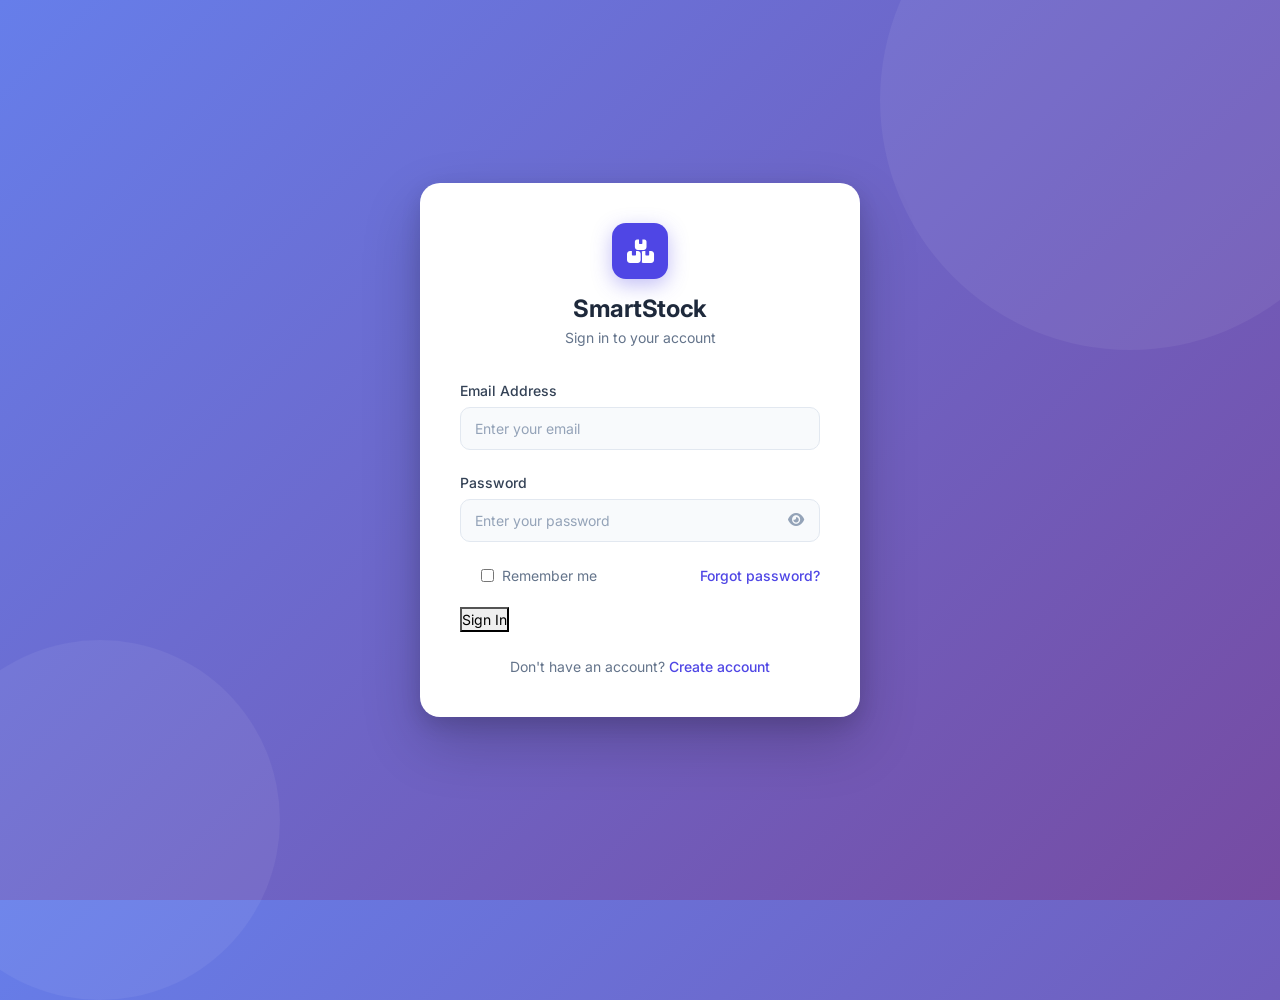
<file: settings.html>
<!doctype html>
<html lang="en" data-theme="light">
  <head>
    <meta charset="UTF-8" />
    <meta name="viewport" content="width=device-width, initial-scale=1.0" />
    <title>Settings — SmartStock</title>

    <!-- Bootstrap 5 CSS -->
    <link
      rel="stylesheet"
      href="https://cdn.jsdelivr.net/npm/bootstrap@5.3.2/dist/css/bootstrap.min.css"
    />
    <!-- Font Awesome 6 -->
    <link
      rel="stylesheet"
      href="https://cdnjs.cloudflare.com/ajax/libs/font-awesome/6.5.0/css/all.min.css"
    />
    <!-- Google Fonts - Inter -->
    <link rel="preconnect" href="https://fonts.googleapis.com" />
    <link rel="preconnect" href="https://fonts.gstatic.com" crossorigin />
    <link
      href="https://fonts.googleapis.com/css2?family=Inter:wght@300;400;500;600;700;800&display=swap"
      rel="stylesheet"
    />

    <!-- App Styles -->
    <link rel="stylesheet" href="css/style.css" />
    <link rel="stylesheet" href="css/inventory.css" />
    <link rel="stylesheet" href="css/responsive.css" />

    <style>
      .theme-card {
        border: 2px solid var(--border-color);
        border-radius: 12px;
        padding: 1.25rem;
        cursor: pointer;
        transition: var(--transition);
        background: var(--bg-surface);
        display: flex;
        align-items: center;
        gap: 12px;
      }
      .theme-card:hover {
        border-color: var(--primary-light);
      }
      .theme-card.active {
        border-color: var(--primary);
        background: rgba(79, 70, 229, 0.05);
        box-shadow: 0 0 0 1px var(--primary);
      }
    </style>
  </head>
  <body>
    <div class="app-layout">
      <!-- Sidebar -->
      <aside id="sidebar" class="sidebar"></aside>
      <div
        id="sidebarOverlay"
        class="sidebar-overlay"
        onclick="closeSidebar()"
      ></div>

      <!-- Main Content Area -->
      <div class="main-content">
        <nav id="topNavbar" class="top-navbar"></nav>

        <div class="page-content">
          <!-- Page Header -->
          <div class="page-header">
            <h1 class="page-title">Settings & Preferences</h1>
            <p class="page-subtitle">
              Configure theme appearance, alert preferences, inventory defaults,
              and data backups
            </p>
          </div>

          <div class="row g-4" style="max-width: 960px">
            <!-- 1. Appearance Section -->
            <div class="col-12">
              <div class="card">
                <div class="card-header">
                  <h5 class="card-title">
                    <i class="fas fa-palette me-2 text-primary"></i>Appearance &
                    Theme
                  </h5>
                </div>
                <div class="card-body">
                  <p
                    style="
                      color: var(--text-secondary);
                      font-size: 0.875rem;
                      margin-bottom: 1rem;
                    "
                  >
                    Select your preferred visual theme for the workspace.
                    Preferences are persisted automatically.
                  </p>
                  <div class="row g-3">
                    <div class="col-md-6">
                      <div
                        class="theme-card"
                        id="themeCardLight"
                        onclick="selectTheme('light')"
                      >
                        <div
                          style="
                            width: 40px;
                            height: 40px;
                            border-radius: 10px;
                            background: #fef3c7;
                            color: #d97706;
                            display: flex;
                            align-items: center;
                            justify-content: center;
                            font-size: 1.25rem;
                          "
                        >
                          <i class="fas fa-sun"></i>
                        </div>
                        <div>
                          <div
                            style="font-weight: 700; color: var(--text-primary)"
                          >
                            Light Mode
                          </div>
                          <div
                            style="
                              font-size: 0.75rem;
                              color: var(--text-secondary);
                            "
                          >
                            Crisp high-contrast daylight theme
                          </div>
                        </div>
                        <i
                          class="fas fa-check-circle ms-auto text-primary"
                          id="themeCheckLight"
                          style="display: none; font-size: 1.25rem"
                        ></i>
                      </div>
                    </div>
                    <div class="col-md-6">
                      <div
                        class="theme-card"
                        id="themeCardDark"
                        onclick="selectTheme('dark')"
                      >
                        <div
                          style="
                            width: 40px;
                            height: 40px;
                            border-radius: 10px;
                            background: #1e1b4b;
                            color: #818cf8;
                            display: flex;
                            align-items: center;
                            justify-content: center;
                            font-size: 1.25rem;
                          "
                        >
                          <i class="fas fa-moon"></i>
                        </div>
                        <div>
                          <div
                            style="font-weight: 700; color: var(--text-primary)"
                          >
                            Dark Mode
                          </div>
                          <div
                            style="
                              font-size: 0.75rem;
                              color: var(--text-secondary);
                            "
                          >
                            Comfortable low-glare nighttime palette
                          </div>
                        </div>
                        <i
                          class="fas fa-check-circle ms-auto text-primary"
                          id="themeCheckDark"
                          style="display: none; font-size: 1.25rem"
                        ></i>
                      </div>
                    </div>
                  </div>
                </div>
              </div>
            </div>

            <!-- 2. Notification Preferences Section -->
            <div class="col-12">
              <div class="card">
                <div class="card-header">
                  <h5 class="card-title">
                    <i class="fas fa-bell me-2 text-warning"></i>Notification
                    Preferences
                  </h5>
                </div>
                <div class="card-body">
                  <form
                    id="notifSettingsForm"
                    onsubmit="saveNotificationPreferences(event)"
                  >
                    <div class="form-check form-switch py-2 border-bottom">
                      <input
                        class="form-check-input"
                        type="checkbox"
                        id="set_lowStockAlerts"
                        checked
                      />
                      <label
                        class="form-check-label ms-2"
                        for="set_lowStockAlerts"
                      >
                        <strong>Low Stock Notifications</strong>
                        <div
                          style="
                            font-size: 0.75rem;
                            color: var(--text-secondary);
                          "
                        >
                          Alert when stock quantity dips below the minimum
                          product threshold
                        </div>
                      </label>
                    </div>
                    <div class="form-check form-switch py-2 border-bottom">
                      <input
                        class="form-check-input"
                        type="checkbox"
                        id="set_outOfStockAlerts"
                        checked
                      />
                      <label
                        class="form-check-label ms-2"
                        for="set_outOfStockAlerts"
                      >
                        <strong>Out of Stock Critical Alerts</strong>
                        <div
                          style="
                            font-size: 0.75rem;
                            color: var(--text-secondary);
                          "
                        >
                          Urgent notification immediately when any product
                          reaches 0 quantity
                        </div>
                      </label>
                    </div>
                    <div class="form-check form-switch py-2">
                      <input
                        class="form-check-input"
                        type="checkbox"
                        id="set_poAlerts"
                        checked
                      />
                      <label class="form-check-label ms-2" for="set_poAlerts">
                        <strong>Purchase Order Delivery Reminders</strong>
                        <div
                          style="
                            font-size: 0.75rem;
                            color: var(--text-secondary);
                          "
                        >
                          Notify when vendor shipments arrive or purchase orders
                          update
                        </div>
                      </label>
                    </div>
                    <div class="mt-3 text-end">
                      <button type="submit" class="btn-primary">
                        <i class="fas fa-save me-1"></i> Save Notification
                        Settings
                      </button>
                    </div>
                  </form>
                </div>
              </div>
            </div>

            <!-- 3. Inventory Defaults Section -->
            <div class="col-12">
              <div class="card">
                <div class="card-header">
                  <h5 class="card-title">
                    <i class="fas fa-sliders me-2 text-info"></i>Inventory
                    Catalog Defaults
                  </h5>
                </div>
                <div class="card-body">
                  <form
                    id="inventoryDefaultsForm"
                    onsubmit="saveInventoryDefaults(event)"
                  >
                    <div class="row g-3 align-items-center">
                      <div class="col-md-8">
                        <label class="form-label" for="set_defaultMinStock"
                          ><strong
                            >Default Minimum Stock Threshold</strong
                          ></label
                        >
                        <div
                          style="
                            font-size: 0.75rem;
                            color: var(--text-secondary);
                            margin-bottom: 6px;
                          "
                        >
                          Default threshold populated automatically when
                          creating new products
                        </div>
                        <input
                          type="number"
                          id="set_defaultMinStock"
                          class="form-control"
                          style="max-width: 240px"
                          min="1"
                          value="10"
                        />
                      </div>
                      <div class="col-md-4 text-end">
                        <button type="submit" class="btn-primary">
                          <i class="fas fa-check me-1"></i> Update Default
                        </button>
                      </div>
                    </div>
                  </form>
                </div>
              </div>
            </div>

            <!-- 4. Data Management & Backups Section -->
            <div class="col-12">
              <div class="card">
                <div class="card-header">
                  <h5 class="card-title">
                    <i class="fas fa-database me-2 text-success"></i>Data Backup
                    & Management
                  </h5>
                </div>
                <div class="card-body">
                  <div class="row g-3">
                    <div class="col-md-6">
                      <div
                        style="
                          background: var(--gray-50);
                          border: 1px solid var(--border-color);
                          border-radius: 10px;
                          padding: 1.25rem;
                        "
                      >
                        <h6 style="font-weight: 700">
                          <i class="fas fa-download me-1 text-success"></i>
                          Export Full Workspace Backup
                        </h6>
                        <p
                          style="
                            font-size: 0.8rem;
                            color: var(--text-secondary);
                            margin-bottom: 1rem;
                          "
                        >
                          Download a complete JSON snapshot of all products,
                          suppliers, warehouses, stock movements, and purchase
                          orders.
                        </p>
                        <button
                          class="btn-success"
                          onclick="exportAllDataBackup()"
                        >
                          <i class="fas fa-file-arrow-down me-1"></i> Download
                          JSON Backup
                        </button>
                      </div>
                    </div>

                    <div class="col-md-6">
                      <div
                        style="
                          background: rgba(239, 68, 68, 0.04);
                          border: 1px solid rgba(239, 68, 68, 0.2);
                          border-radius: 10px;
                          padding: 1.25rem;
                        "
                      >
                        <h6 style="font-weight: 700; color: var(--danger)">
                          <i class="fas fa-triangle-exclamation me-1"></i> Reset
                          / Clear All Data
                        </h6>
                        <p
                          style="
                            font-size: 0.8rem;
                            color: var(--text-secondary);
                            margin-bottom: 1rem;
                          "
                        >
                          Purges all modified records and re-initializes fresh
                          baseline Indian business demo data.
                        </p>
                        <button
                          class="btn-danger"
                          onclick="openClearDataModal()"
                        >
                          <i class="fas fa-trash-can me-1"></i> Clear Workspace
                          Data
                        </button>
                      </div>
                    </div>
                  </div>
                </div>
              </div>
            </div>
          </div>
        </div>
      </div>
    </div>

    <!-- Clear Data Confirmation Modal -->
    <div id="clearDataModal" class="modal-overlay" style="display: none">
      <div class="modal" style="max-width: 440px">
        <div class="modal-header">
          <h5 class="modal-title" style="color: var(--danger)">
            Reset All Workspace Data
          </h5>
          <button onclick="closeClearDataModal()" class="navbar-btn">
            <i class="fas fa-times"></i>
          </button>
        </div>
        <div class="modal-body">
          <div style="text-align: center; padding: 1rem 0">
            <i
              class="fas fa-radiation"
              style="
                font-size: 3rem;
                color: var(--danger);
                margin-bottom: 1rem;
                display: block;
              "
            ></i>
            <h5 style="font-weight: 700; margin-bottom: 0.5rem">
              Are you absolutely sure?
            </h5>
            <p style="color: var(--text-secondary); font-size: 0.85rem">
              This will wipe all custom products, stock movements, and orders.
              Type <strong style="color: var(--danger)">DELETE</strong> below to
              confirm.
            </p>
            <div class="mt-3">
              <input
                type="text"
                id="confirmDeleteInput"
                class="form-control text-center"
                placeholder="Type DELETE to confirm"
                oninput="validateDeleteWord()"
              />
            </div>
          </div>
        </div>
        <div class="modal-footer">
          <button class="btn-secondary" onclick="closeClearDataModal()">
            Cancel
          </button>
          <button
            class="btn-danger"
            id="confirmClearBtn"
            disabled
            onclick="executeClearData()"
          >
            Reset & Seed Fresh Data
          </button>
        </div>
      </div>
    </div>

    <!-- Toast Container -->
    <div id="toastContainer" class="toast-container"></div>

    <!-- Bootstrap 5 JS -->
    <script src="https://cdn.jsdelivr.net/npm/bootstrap@5.3.2/dist/js/bootstrap.bundle.min.js"></script>

    <!-- App Scripts -->
    <script src="js/storage.js"></script>
    <script src="js/auth.js"></script>
    <script src="js/app.js"></script>
    <script src="js/settings.js"></script>
  </body>
</html>
</file>
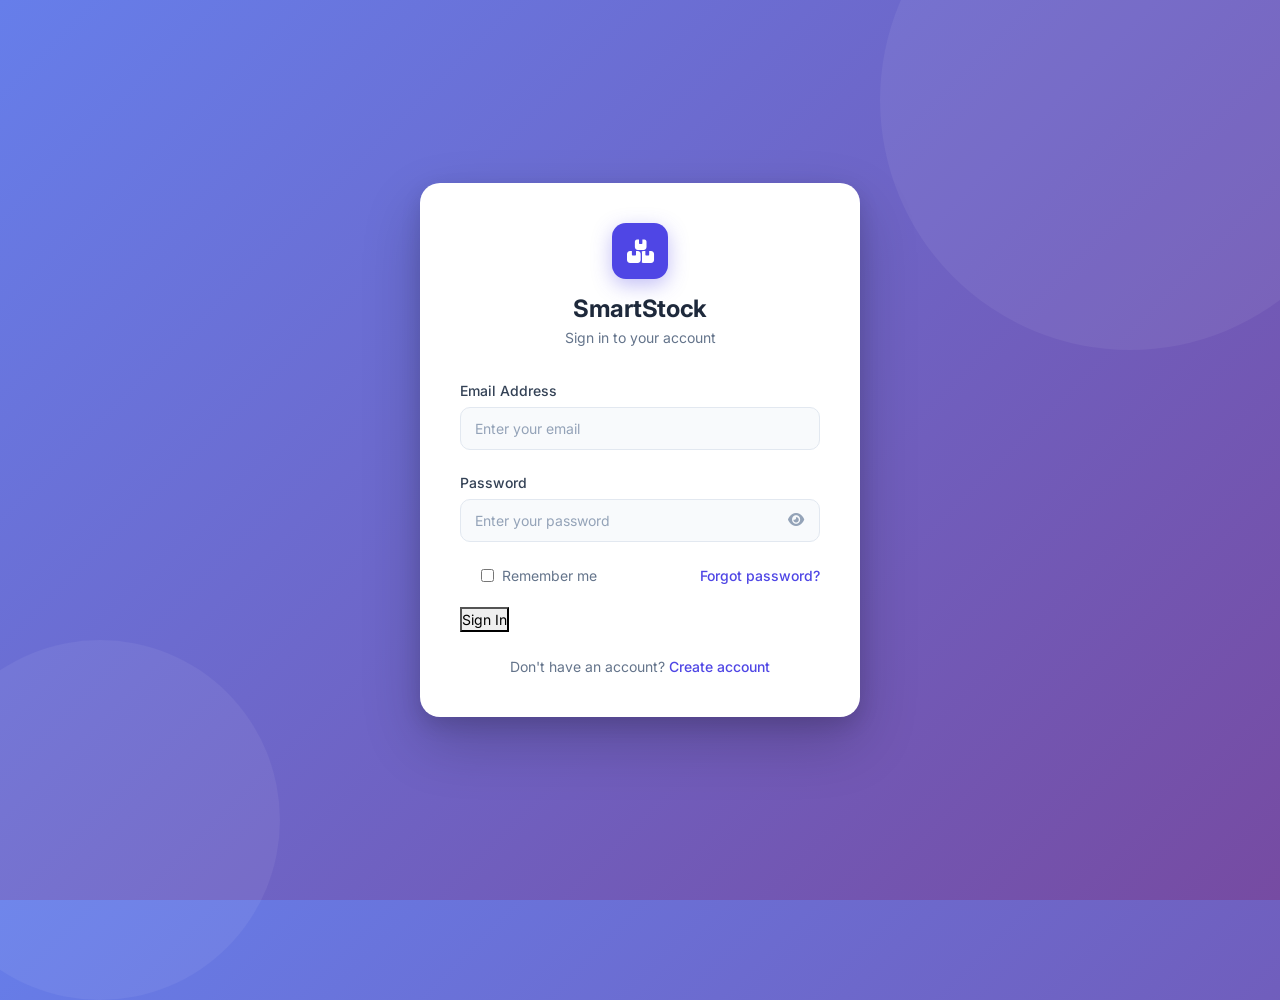
<file: stock-movement.html>
<!doctype html>
<html lang="en" data-theme="light">
  <head>
    <meta charset="UTF-8" />
    <meta name="viewport" content="width=device-width, initial-scale=1.0" />
    <title>Stock Movement — SmartStock</title>

    <!-- Bootstrap 5 CSS -->
    <link
      rel="stylesheet"
      href="https://cdn.jsdelivr.net/npm/bootstrap@5.3.2/dist/css/bootstrap.min.css"
    />
    <!-- Font Awesome 6 -->
    <link
      rel="stylesheet"
      href="https://cdnjs.cloudflare.com/ajax/libs/font-awesome/6.5.0/css/all.min.css"
    />
    <!-- Google Fonts - Inter -->
    <link rel="preconnect" href="https://fonts.googleapis.com" />
    <link rel="preconnect" href="https://fonts.gstatic.com" crossorigin />
    <link
      href="https://fonts.googleapis.com/css2?family=Inter:wght@300;400;500;600;700;800&display=swap"
      rel="stylesheet"
    />

    <!-- App Styles -->
    <link rel="stylesheet" href="css/style.css" />
    <link rel="stylesheet" href="css/inventory.css" />
    <link rel="stylesheet" href="css/responsive.css" />
  </head>
  <body>
    <div class="app-layout">
      <!-- Sidebar -->
      <aside id="sidebar" class="sidebar"></aside>
      <div
        id="sidebarOverlay"
        class="sidebar-overlay"
        onclick="closeSidebar()"
      ></div>

      <!-- Main Content Area -->
      <div class="main-content">
        <nav id="topNavbar" class="top-navbar"></nav>

        <div class="page-content">
          <!-- Page Header -->
          <div class="page-header">
            <div
              style="
                display: flex;
                justify-content: space-between;
                align-items: center;
                flex-wrap: wrap;
                gap: 1rem;
              "
            >
              <div>
                <h1 class="page-title">Stock Movement</h1>
                <p class="page-subtitle">
                  Complete audit trail of stock ins, dispatches, adjustments,
                  and inter-warehouse transfers
                </p>
              </div>
              <button class="btn-primary" onclick="openMovementModal()">
                <i class="fas fa-plus me-2"></i>Record Movement
              </button>
            </div>
          </div>

          <!-- Summary KPI Row -->
          <div class="row g-3 mb-4">
            <div class="col-6 col-md-3">
              <div class="card p-3">
                <div
                  style="
                    display: flex;
                    justify-content: space-between;
                    align-items: center;
                  "
                >
                  <div>
                    <div
                      style="
                        font-size: 0.75rem;
                        text-transform: uppercase;
                        font-weight: 600;
                        color: var(--text-secondary);
                      "
                    >
                      Total Movements
                    </div>
                    <div
                      id="mvTotalCount"
                      style="
                        font-size: 1.5rem;
                        font-weight: 700;
                        color: var(--primary);
                      "
                    >
                      0
                    </div>
                  </div>
                  <div
                    style="
                      width: 40px;
                      height: 40px;
                      border-radius: 10px;
                      background: rgba(79, 70, 229, 0.1);
                      color: var(--primary);
                      display: flex;
                      align-items: center;
                      justify-content: center;
                    "
                  >
                    <i class="fas fa-arrow-right-arrow-left"></i>
                  </div>
                </div>
              </div>
            </div>
            <div class="col-6 col-md-3">
              <div class="card p-3">
                <div
                  style="
                    display: flex;
                    justify-content: space-between;
                    align-items: center;
                  "
                >
                  <div>
                    <div
                      style="
                        font-size: 0.75rem;
                        text-transform: uppercase;
                        font-weight: 600;
                        color: var(--text-secondary);
                      "
                    >
                      Stock In Total
                    </div>
                    <div
                      id="mvStockInCount"
                      style="
                        font-size: 1.5rem;
                        font-weight: 700;
                        color: var(--success);
                      "
                    >
                      0
                    </div>
                  </div>
                  <div
                    style="
                      width: 40px;
                      height: 40px;
                      border-radius: 10px;
                      background: rgba(16, 185, 129, 0.1);
                      color: var(--success);
                      display: flex;
                      align-items: center;
                      justify-content: center;
                    "
                  >
                    <i class="fas fa-arrow-down"></i>
                  </div>
                </div>
              </div>
            </div>
            <div class="col-6 col-md-3">
              <div class="card p-3">
                <div
                  style="
                    display: flex;
                    justify-content: space-between;
                    align-items: center;
                  "
                >
                  <div>
                    <div
                      style="
                        font-size: 0.75rem;
                        text-transform: uppercase;
                        font-weight: 600;
                        color: var(--text-secondary);
                      "
                    >
                      Stock Out Total
                    </div>
                    <div
                      id="mvStockOutCount"
                      style="
                        font-size: 1.5rem;
                        font-weight: 700;
                        color: var(--danger);
                      "
                    >
                      0
                    </div>
                  </div>
                  <div
                    style="
                      width: 40px;
                      height: 40px;
                      border-radius: 10px;
                      background: rgba(239, 68, 68, 0.1);
                      color: var(--danger);
                      display: flex;
                      align-items: center;
                      justify-content: center;
                    "
                  >
                    <i class="fas fa-arrow-up"></i>
                  </div>
                </div>
              </div>
            </div>
            <div class="col-6 col-md-3">
              <div class="card p-3">
                <div
                  style="
                    display: flex;
                    justify-content: space-between;
                    align-items: center;
                  "
                >
                  <div>
                    <div
                      style="
                        font-size: 0.75rem;
                        text-transform: uppercase;
                        font-weight: 600;
                        color: var(--text-secondary);
                      "
                    >
                      Transfers & Adjs
                    </div>
                    <div
                      id="mvTransferCount"
                      style="
                        font-size: 1.5rem;
                        font-weight: 700;
                        color: var(--info);
                      "
                    >
                      0
                    </div>
                  </div>
                  <div
                    style="
                      width: 40px;
                      height: 40px;
                      border-radius: 10px;
                      background: rgba(59, 130, 246, 0.1);
                      color: var(--info);
                      display: flex;
                      align-items: center;
                      justify-content: center;
                    "
                  >
                    <i class="fas fa-sliders"></i>
                  </div>
                </div>
              </div>
            </div>
          </div>

          <!-- Filters Bar -->
          <div class="filters-bar">
            <div class="search-wrapper">
              <i
                class="fas fa-search"
                style="
                  position: absolute;
                  left: 12px;
                  top: 50%;
                  transform: translateY(-50%);
                  color: var(--gray-400);
                  pointer-events: none;
                "
              ></i>
              <input
                type="text"
                id="searchMovements"
                class="form-control"
                placeholder="Search by product, SKU, user, notes..."
                style="padding-left: 36px; min-width: 240px"
                oninput="filterMovements()"
              />
            </div>

            <select
              id="filterType"
              class="form-select filter-select"
              style="max-width: 160px"
              onchange="filterMovements()"
            >
              <option value="">All Movement Types</option>
              <option value="Stock In">Stock In</option>
              <option value="Stock Out">Stock Out</option>
              <option value="Adjustment">Adjustment</option>
              <option value="Transfer">Transfer</option>
            </select>

            <select
              id="filterDateRange"
              class="form-select filter-select"
              style="max-width: 160px"
              onchange="filterMovements()"
            >
              <option value="all">All Dates</option>
              <option value="today">Today</option>
              <option value="week">Past 7 Days</option>
              <option value="month">Past 30 Days</option>
            </select>

            <span
              id="movementsCount"
              style="
                font-size: 0.875rem;
                color: var(--text-secondary);
                margin-left: auto;
                white-space: nowrap;
              "
            ></span>
          </div>

          <!-- Movements Table Card -->
          <div class="card">
            <div class="card-body" style="padding: 0">
              <div
                class="table-container"
                style="border: none; border-radius: 0"
              >
                <table style="width: 100%; border-collapse: collapse">
                  <thead>
                    <tr>
                      <th>Date & Time</th>
                      <th>Product</th>
                      <th>SKU</th>
                      <th>Type</th>
                      <th>Quantity</th>
                      <th>From Location</th>
                      <th>To Location</th>
                      <th>Notes</th>
                      <th>Logged By</th>
                    </tr>
                  </thead>
                  <tbody id="movementsTableBody">
                    <!-- Dynamically populated -->
                  </tbody>
                </table>
              </div>

              <!-- Empty State -->
              <div
                id="movementsEmptyState"
                class="empty-state"
                style="display: none"
              >
                <i class="fas fa-dolly"></i>
                <h5>No stock movements found</h5>
                <p>
                  Record a stock movement to start building your inventory audit
                  trail.
                </p>
                <button
                  class="btn-primary"
                  onclick="openMovementModal()"
                  style="margin-top: 1rem"
                >
                  <i class="fas fa-plus me-2"></i>Record Movement
                </button>
              </div>
            </div>
          </div>
        </div>
      </div>
    </div>

    <!-- Add Movement Modal -->
    <div id="movementModal" class="modal-overlay" style="display: none">
      <div class="modal" style="max-width: 540px">
        <div class="modal-header">
          <h5 class="modal-title">Record Stock Movement</h5>
          <button onclick="closeMovementModal()" class="navbar-btn">
            <i class="fas fa-times"></i>
          </button>
        </div>
        <div class="modal-body">
          <div class="row g-3">
            <div class="col-md-12">
              <div class="form-group">
                <label class="form-label" for="mv_product">Product *</label>
                <select
                  id="mv_product"
                  class="form-select"
                  onchange="onProductSelect()"
                >
                  <option value="">Select product</option>
                </select>
                <div class="invalid-feedback" id="mv_product_err"></div>
              </div>
            </div>

            <!-- Live Stock Balance Indicator -->
            <div class="col-12" id="mv_stockInfo" style="display: none">
              <div
                style="
                  background: var(--gray-50);
                  border: 1px solid var(--border-color);
                  border-radius: 8px;
                  padding: 10px 14px;
                  display: flex;
                  justify-content: space-between;
                  align-items: center;
                "
              >
                <span style="font-size: 0.85rem; color: var(--text-secondary)"
                  >Current Available Stock:</span
                >
                <span
                  style="
                    font-weight: 700;
                    font-size: 1rem;
                    color: var(--primary);
                  "
                  id="mv_currentStock"
                  >0 units</span
                >
              </div>
            </div>

            <div class="col-md-6">
              <div class="form-group">
                <label class="form-label" for="mv_type">Movement Type *</label>
                <select
                  id="mv_type"
                  class="form-select"
                  onchange="onTypeChange()"
                >
                  <option value="Stock In">Stock In (+ Increase Stock)</option>
                  <option value="Stock Out">Stock Out (- Dispatch)</option>
                  <option value="Adjustment">
                    Stock Adjustment (Correction)
                  </option>
                  <option value="Transfer">Transfer Between Warehouses</option>
                </select>
              </div>
            </div>

            <div class="col-md-6">
              <div class="form-group">
                <label class="form-label" id="mv_qtyLabel" for="mv_quantity"
                  >Quantity *</label
                >
                <input
                  type="number"
                  id="mv_quantity"
                  class="form-control"
                  placeholder="Enter units"
                  min="1"
                  step="1"
                />
                <div class="invalid-feedback" id="mv_qty_err"></div>
              </div>
            </div>

            <div class="col-md-6" id="mv_fromWh_group">
              <div class="form-group">
                <label class="form-label" for="mv_fromWarehouse"
                  >From Warehouse</label
                >
                <select id="mv_fromWarehouse" class="form-select">
                  <option value="">Select source warehouse</option>
                </select>
              </div>
            </div>

            <div class="col-md-6" id="mv_toWh_group">
              <div class="form-group">
                <label class="form-label" for="mv_toWarehouse"
                  >To Warehouse</label
                >
                <select id="mv_toWarehouse" class="form-select">
                  <option value="">Select destination warehouse</option>
                </select>
                <div class="invalid-feedback" id="mv_toWh_err"></div>
              </div>
            </div>

            <div class="col-12">
              <div class="form-group">
                <label class="form-label" for="mv_notes"
                  >Notes / Reference</label
                >
                <textarea
                  id="mv_notes"
                  class="form-control"
                  rows="2"
                  placeholder="e.g. PO-0012 arrival, customer order fulfillment, physical count adjustment..."
                ></textarea>
              </div>
            </div>
          </div>
        </div>
        <div class="modal-footer">
          <button class="btn-secondary" onclick="closeMovementModal()">
            Cancel
          </button>
          <button class="btn-primary" onclick="saveMovement()">
            Save & Update Stock
          </button>
        </div>
      </div>
    </div>

    <!-- Toast Container -->
    <div id="toastContainer" class="toast-container"></div>

    <!-- Bootstrap 5 JS -->
    <script src="https://cdn.jsdelivr.net/npm/bootstrap@5.3.2/dist/js/bootstrap.bundle.min.js"></script>

    <!-- App Scripts -->
    <script src="js/storage.js"></script>
    <script src="js/auth.js"></script>
    <script src="js/app.js"></script>
    <script src="js/movements.js"></script>
  </body>
</html>
</file>
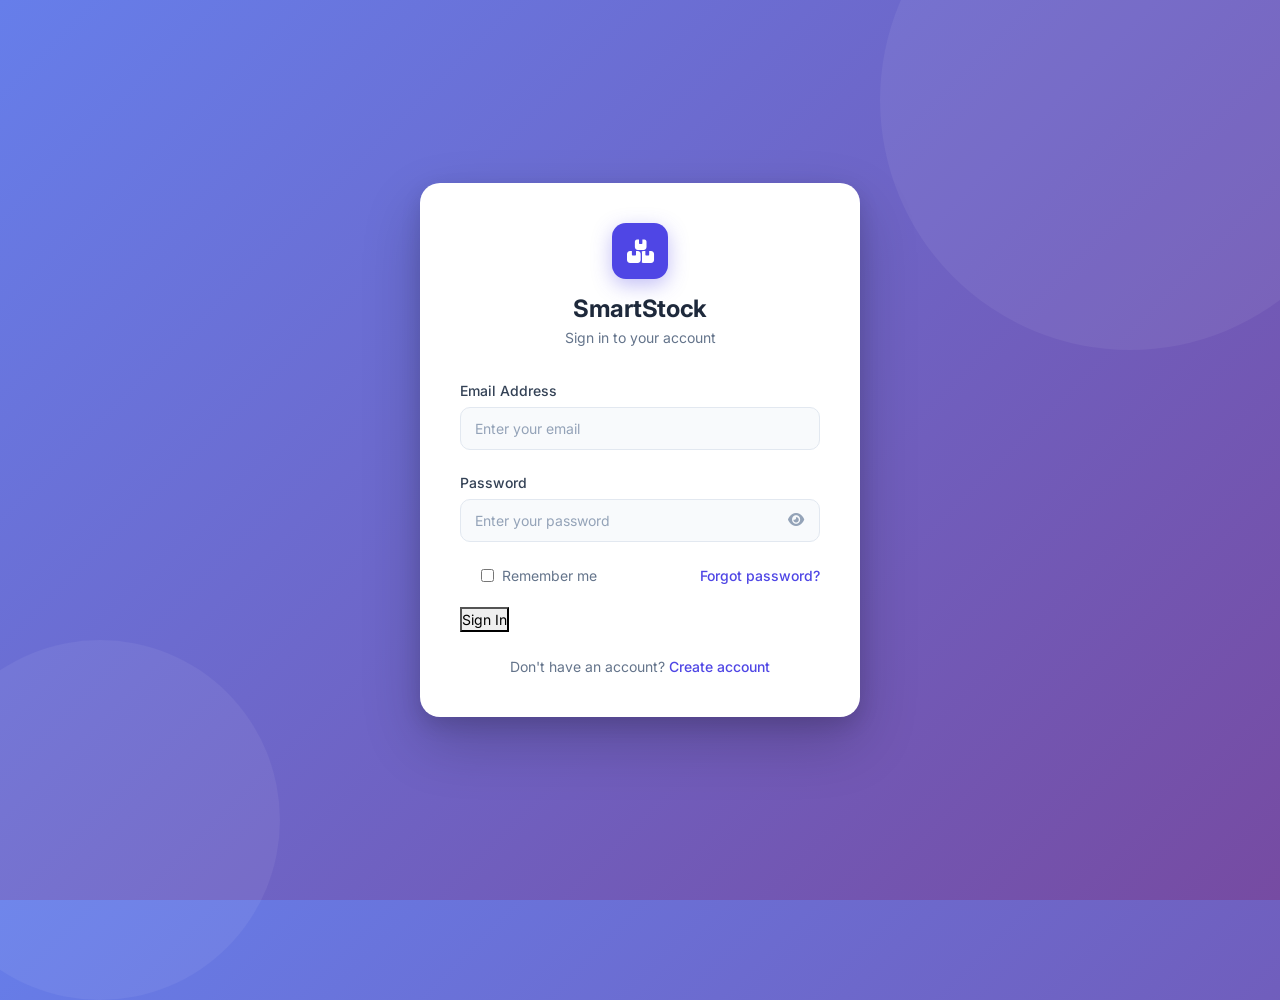
<file: suppliers.html>
<!doctype html>
<html lang="en" data-theme="light">
  <head>
    <meta charset="UTF-8" />
    <meta name="viewport" content="width=device-width, initial-scale=1.0" />
    <title>Suppliers – SmartStock</title>

    <!-- Bootstrap 5 CSS -->
    <link
      rel="stylesheet"
      href="https://cdn.jsdelivr.net/npm/bootstrap@5.3.2/dist/css/bootstrap.min.css"
    />
    <!-- Font Awesome -->
    <link
      rel="stylesheet"
      href="https://cdnjs.cloudflare.com/ajax/libs/font-awesome/6.5.0/css/all.min.css"
    />
    <!-- Google Fonts – Inter -->
    <link rel="preconnect" href="https://fonts.googleapis.com" />
    <link rel="preconnect" href="https://fonts.gstatic.com" crossorigin />
    <link
      href="https://fonts.googleapis.com/css2?family=Inter:wght@300;400;500;600;700&display=swap"
      rel="stylesheet"
    />

    <!-- App Styles -->
    <link rel="stylesheet" href="css/style.css" />
    <link rel="stylesheet" href="css/inventory.css" />
    <link rel="stylesheet" href="css/responsive.css" />
  </head>
  <body>
    <div class="app-layout">
      <!-- Sidebar -->
      <aside id="sidebar" class="sidebar"></aside>
      <div id="sidebarOverlay" class="sidebar-overlay"></div>

      <!-- Main Content -->
      <div class="main-content">
        <nav id="topNavbar" class="top-navbar"></nav>

        <div class="page-content">
          <!-- Page Header -->
          <div class="page-header">
            <div
              style="
                display: flex;
                justify-content: space-between;
                align-items: center;
                flex-wrap: wrap;
                gap: 0.75rem;
              "
            >
              <div>
                <h1 class="page-title">Suppliers</h1>
                <p class="page-subtitle">Manage your supplier network</p>
              </div>
              <button class="btn-primary" onclick="openAddSupplierModal()">
                <i class="fas fa-plus me-2"></i>Add Supplier
              </button>
            </div>
          </div>

          <!-- Search / Filter Bar -->
          <div class="filters-bar">
            <div style="position: relative">
              <i
                class="fas fa-search"
                style="
                  position: absolute;
                  left: 12px;
                  top: 50%;
                  transform: translateY(-50%);
                  color: #94a3b8;
                  pointer-events: none;
                "
              ></i>
              <input
                type="text"
                id="searchSuppliers"
                class="form-control"
                placeholder="Search suppliers…"
                style="padding-left: 36px; min-width: 250px"
                oninput="filterSuppliers()"
              />
            </div>

            <select
              id="filterSupplierStatus"
              class="form-select"
              style="max-width: 160px"
              onchange="filterSuppliers()"
            >
              <option value="">All Status</option>
              <option value="Active">Active</option>
              <option value="Inactive">Inactive</option>
            </select>

            <span
              id="supplierCount"
              style="font-size: 0.875rem; color: #64748b; white-space: nowrap"
            ></span>
          </div>

          <!-- Supplier Cards Grid -->
          <div
            id="suppliersGrid"
            style="
              display: grid;
              grid-template-columns: repeat(auto-fill, minmax(320px, 1fr));
              gap: 1rem;
            "
          ></div>

          <!-- Empty State -->
          <div
            id="suppliersEmptyState"
            class="empty-state"
            style="display: none"
          >
            <i class="fas fa-truck"></i>
            <h5>No suppliers found</h5>
            <p>Add your first supplier to get started.</p>
            <button
              class="btn-primary"
              onclick="openAddSupplierModal()"
              style="
                margin-top: 1rem;
                padding: 8px 20px;
                border-radius: 8px;
                border: none;
                cursor: pointer;
              "
            >
              Add Supplier
            </button>
          </div>
        </div>
        <!-- /page-content -->
      </div>
      <!-- /main-content -->
    </div>
    <!-- /app-layout -->

    <!-- ============================================================
     ADD / EDIT SUPPLIER MODAL
     ============================================================ -->
    <div id="supplierModal" class="modal-overlay" style="display: none">
      <div class="modal" style="max-width: 580px; width: 95%">
        <div class="modal-header">
          <h5 id="supplierModalTitle">Add Supplier</h5>
          <button
            onclick="closeSupplierModal()"
            style="
              background: none;
              border: none;
              font-size: 1.2rem;
              cursor: pointer;
              color: #64748b;
            "
            aria-label="Close"
          >
            <i class="fas fa-times"></i>
          </button>
        </div>

        <div class="modal-body">
          <input type="hidden" id="sm_id" />
          <div class="row g-3">
            <!-- Supplier Name -->
            <div class="col-md-6">
              <div class="form-group">
                <label class="form-label"
                  >Supplier Name <span class="text-danger">*</span></label
                >
                <input
                  type="text"
                  id="sm_name"
                  class="form-control"
                  placeholder="Company name"
                />
                <div class="invalid-feedback" id="sm_name_err"></div>
              </div>
            </div>
            <!-- Contact Person -->
            <div class="col-md-6">
              <div class="form-group">
                <label class="form-label"
                  >Contact Person <span class="text-danger">*</span></label
                >
                <input
                  type="text"
                  id="sm_contactPerson"
                  class="form-control"
                  placeholder="Contact name"
                />
                <div class="invalid-feedback" id="sm_cp_err"></div>
              </div>
            </div>
            <!-- Email -->
            <div class="col-md-6">
              <div class="form-group">
                <label class="form-label"
                  >Email <span class="text-danger">*</span></label
                >
                <input
                  type="email"
                  id="sm_email"
                  class="form-control"
                  placeholder="email@company.com"
                />
                <div class="invalid-feedback" id="sm_email_err"></div>
              </div>
            </div>
            <!-- Phone -->
            <div class="col-md-6">
              <div class="form-group">
                <label class="form-label"
                  >Phone <span class="text-danger">*</span></label
                >
                <input
                  type="text"
                  id="sm_phone"
                  class="form-control"
                  placeholder="+91 XXXXX XXXXX"
                />
                <div class="invalid-feedback" id="sm_phone_err"></div>
              </div>
            </div>
            <!-- Address -->
            <div class="col-12">
              <div class="form-group">
                <label class="form-label">Address</label>
                <textarea
                  id="sm_address"
                  class="form-control"
                  rows="2"
                  placeholder="Full address"
                ></textarea>
              </div>
            </div>
            <!-- Status -->
            <div class="col-md-6">
              <div class="form-group">
                <label class="form-label">Status</label>
                <select id="sm_status" class="form-select">
                  <option value="Active">Active</option>
                  <option value="Inactive">Inactive</option>
                </select>
              </div>
            </div>
          </div>
        </div>
        <!-- /modal-body -->

        <div class="modal-footer">
          <button
            onclick="closeSupplierModal()"
            style="
              padding: 8px 16px;
              border-radius: 8px;
              border: 1px solid #e2e8f0;
              background: white;
              cursor: pointer;
              font-weight: 500;
              color: #475569;
            "
          >
            Cancel
          </button>
          <button
            onclick="saveSupplier()"
            class="btn-primary"
            style="
              padding: 8px 16px;
              border-radius: 8px;
              border: none;
              cursor: pointer;
              font-weight: 500;
            "
          >
            Save Supplier
          </button>
        </div>
      </div>
    </div>

    <!-- ============================================================
     DELETE CONFIRMATION MODAL
     ============================================================ -->
    <div id="deleteSupplierModal" class="modal-overlay" style="display: none">
      <div class="modal" style="max-width: 400px; width: 95%">
        <div class="modal-header">
          <h5>Delete Supplier</h5>
          <button
            onclick="closeDeleteSupplierModal()"
            style="
              background: none;
              border: none;
              font-size: 1.2rem;
              cursor: pointer;
              color: #64748b;
            "
            aria-label="Close"
          >
            <i class="fas fa-times"></i>
          </button>
        </div>
        <div class="modal-body">
          <div style="text-align: center; padding: 1rem">
            <i
              class="fas fa-trash-alt"
              style="
                font-size: 3rem;
                color: #ef4444;
                margin-bottom: 1rem;
                display: block;
              "
            ></i>
            <p>
              Are you sure you want to delete
              <strong id="deleteSupplierName"></strong>?
            </p>
            <p style="color: #64748b; font-size: 0.875rem">
              This action cannot be undone.
            </p>
          </div>
        </div>
        <div class="modal-footer">
          <button
            onclick="closeDeleteSupplierModal()"
            style="
              padding: 8px 16px;
              border-radius: 8px;
              border: 1px solid #e2e8f0;
              background: white;
              cursor: pointer;
              font-weight: 500;
              color: #475569;
            "
          >
            Cancel
          </button>
          <button
            onclick="confirmDeleteSupplier()"
            style="
              padding: 8px 16px;
              border-radius: 8px;
              border: none;
              cursor: pointer;
              font-weight: 500;
              background: #ef4444;
              color: white;
            "
          >
            Delete
          </button>
        </div>
      </div>
    </div>

    <!-- Toast Container -->
    <div id="toastContainer" class="toast-container"></div>

    <!-- Scripts -->
    <script src="https://cdn.jsdelivr.net/npm/bootstrap@5.3.2/dist/js/bootstrap.bundle.min.js"></script>
    <script src="js/storage.js"></script>
    <script src="js/auth.js"></script>
    <script src="js/app.js"></script>
    <script src="js/suppliers.js"></script>
  </body>
</html>
</file>
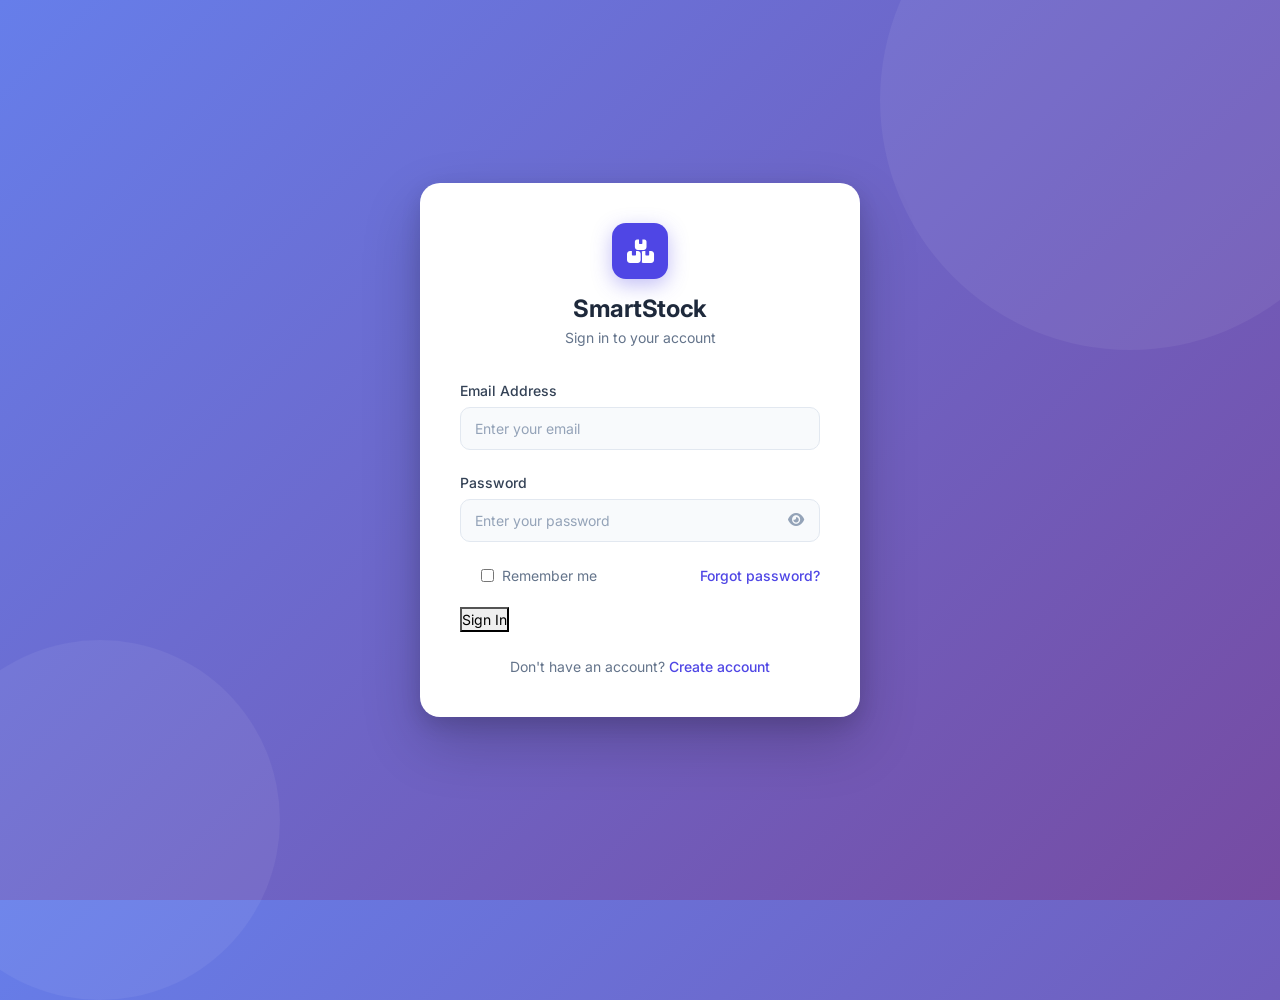
<file: warehouses.html>
<!doctype html>
<html lang="en" data-theme="light">
  <head>
    <meta charset="UTF-8" />
    <meta name="viewport" content="width=device-width, initial-scale=1.0" />
    <title>Warehouses – SmartStock</title>

    <!-- Bootstrap 5 CSS -->
    <link
      rel="stylesheet"
      href="https://cdn.jsdelivr.net/npm/bootstrap@5.3.2/dist/css/bootstrap.min.css"
    />
    <!-- Font Awesome -->
    <link
      rel="stylesheet"
      href="https://cdnjs.cloudflare.com/ajax/libs/font-awesome/6.5.0/css/all.min.css"
    />
    <!-- Google Fonts – Inter -->
    <link rel="preconnect" href="https://fonts.googleapis.com" />
    <link rel="preconnect" href="https://fonts.gstatic.com" crossorigin />
    <link
      href="https://fonts.googleapis.com/css2?family=Inter:wght@300;400;500;600;700&display=swap"
      rel="stylesheet"
    />

    <!-- App Styles -->
    <link rel="stylesheet" href="css/style.css" />
    <link rel="stylesheet" href="css/inventory.css" />
    <link rel="stylesheet" href="css/responsive.css" />
  </head>
  <body>
    <div class="app-layout">
      <!-- Sidebar -->
      <aside id="sidebar" class="sidebar"></aside>
      <div id="sidebarOverlay" class="sidebar-overlay"></div>

      <!-- Main Content -->
      <div class="main-content">
        <nav id="topNavbar" class="top-navbar"></nav>

        <div class="page-content">
          <!-- Page Header -->
          <div class="page-header">
            <div
              style="
                display: flex;
                justify-content: space-between;
                align-items: center;
                flex-wrap: wrap;
                gap: 0.75rem;
              "
            >
              <div>
                <h1 class="page-title">Warehouses</h1>
                <p class="page-subtitle">Manage storage locations</p>
              </div>
              <button class="btn-primary" onclick="openAddWarehouseModal()">
                <i class="fas fa-plus me-2"></i>Add Warehouse
              </button>
            </div>
          </div>

          <!-- Search / Filter Bar -->
          <div class="filters-bar">
            <div style="position: relative">
              <i
                class="fas fa-search"
                style="
                  position: absolute;
                  left: 12px;
                  top: 50%;
                  transform: translateY(-50%);
                  color: #94a3b8;
                  pointer-events: none;
                "
              ></i>
              <input
                type="text"
                id="searchWarehouses"
                class="form-control"
                placeholder="Search warehouses…"
                style="padding-left: 36px; min-width: 250px"
                oninput="filterWarehouses()"
              />
            </div>

            <select
              id="filterWarehouseStatus"
              class="form-select"
              style="max-width: 160px"
              onchange="filterWarehouses()"
            >
              <option value="">All Status</option>
              <option value="Active">Active</option>
              <option value="Inactive">Inactive</option>
            </select>

            <span
              id="warehouseCount"
              style="font-size: 0.875rem; color: #64748b; white-space: nowrap"
            ></span>
          </div>

          <!-- Warehouse Cards Grid -->
          <div
            id="warehousesGrid"
            style="
              display: grid;
              grid-template-columns: repeat(auto-fill, minmax(320px, 1fr));
              gap: 1rem;
            "
          ></div>

          <!-- Empty State -->
          <div
            id="warehousesEmptyState"
            class="empty-state"
            style="display: none"
          >
            <i class="fas fa-warehouse"></i>
            <h5>No warehouses found</h5>
            <p>Add your first warehouse to get started.</p>
            <button
              class="btn-primary"
              onclick="openAddWarehouseModal()"
              style="
                margin-top: 1rem;
                padding: 8px 20px;
                border-radius: 8px;
                border: none;
                cursor: pointer;
              "
            >
              Add Warehouse
            </button>
          </div>
        </div>
        <!-- /page-content -->
      </div>
      <!-- /main-content -->
    </div>
    <!-- /app-layout -->

    <!-- ============================================================
     ADD / EDIT WAREHOUSE MODAL
     ============================================================ -->
    <div id="warehouseModal" class="modal-overlay" style="display: none">
      <div class="modal" style="max-width: 560px; width: 95%">
        <div class="modal-header">
          <h5 id="warehouseModalTitle">Add Warehouse</h5>
          <button
            onclick="closeWarehouseModal()"
            style="
              background: none;
              border: none;
              font-size: 1.2rem;
              cursor: pointer;
              color: #64748b;
            "
            aria-label="Close"
          >
            <i class="fas fa-times"></i>
          </button>
        </div>

        <div class="modal-body">
          <input type="hidden" id="wm_id" />
          <div class="row g-3">
            <!-- Warehouse Name -->
            <div class="col-md-6">
              <div class="form-group">
                <label class="form-label"
                  >Warehouse Name <span class="text-danger">*</span></label
                >
                <input
                  type="text"
                  id="wm_name"
                  class="form-control"
                  placeholder="e.g. Main Depot"
                />
                <div class="invalid-feedback" id="wm_name_err"></div>
              </div>
            </div>
            <!-- Location -->
            <div class="col-md-6">
              <div class="form-group">
                <label class="form-label"
                  >Location <span class="text-danger">*</span></label
                >
                <input
                  type="text"
                  id="wm_location"
                  class="form-control"
                  placeholder="City / Address"
                />
                <div class="invalid-feedback" id="wm_location_err"></div>
              </div>
            </div>
            <!-- Manager -->
            <div class="col-md-6">
              <div class="form-group">
                <label class="form-label">Manager Name</label>
                <input
                  type="text"
                  id="wm_manager"
                  class="form-control"
                  placeholder="Manager's full name"
                />
              </div>
            </div>
            <!-- Capacity -->
            <div class="col-md-6">
              <div class="form-group">
                <label class="form-label">Capacity (units)</label>
                <input
                  type="number"
                  id="wm_capacity"
                  class="form-control"
                  placeholder="e.g. 10000"
                  min="0"
                />
              </div>
            </div>
            <!-- Status -->
            <div class="col-md-6">
              <div class="form-group">
                <label class="form-label">Status</label>
                <select id="wm_status" class="form-select">
                  <option value="Active">Active</option>
                  <option value="Inactive">Inactive</option>
                </select>
              </div>
            </div>
          </div>
        </div>
        <!-- /modal-body -->

        <div class="modal-footer">
          <button
            onclick="closeWarehouseModal()"
            style="
              padding: 8px 16px;
              border-radius: 8px;
              border: 1px solid #e2e8f0;
              background: white;
              cursor: pointer;
              font-weight: 500;
              color: #475569;
            "
          >
            Cancel
          </button>
          <button
            onclick="saveWarehouse()"
            class="btn-primary"
            style="
              padding: 8px 16px;
              border-radius: 8px;
              border: none;
              cursor: pointer;
              font-weight: 500;
            "
          >
            Save Warehouse
          </button>
        </div>
      </div>
    </div>

    <!-- ============================================================
     DELETE CONFIRMATION MODAL
     ============================================================ -->
    <div id="deleteWarehouseModal" class="modal-overlay" style="display: none">
      <div class="modal" style="max-width: 400px; width: 95%">
        <div class="modal-header">
          <h5>Delete Warehouse</h5>
          <button
            onclick="closeDeleteWarehouseModal()"
            style="
              background: none;
              border: none;
              font-size: 1.2rem;
              cursor: pointer;
              color: #64748b;
            "
            aria-label="Close"
          >
            <i class="fas fa-times"></i>
          </button>
        </div>
        <div class="modal-body">
          <div style="text-align: center; padding: 1rem">
            <i
              class="fas fa-trash-alt"
              style="
                font-size: 3rem;
                color: #ef4444;
                margin-bottom: 1rem;
                display: block;
              "
            ></i>
            <p>
              Are you sure you want to delete
              <strong id="deleteWarehouseName"></strong>?
            </p>
            <p style="color: #64748b; font-size: 0.875rem">
              This action cannot be undone.
            </p>
          </div>
        </div>
        <div class="modal-footer">
          <button
            onclick="closeDeleteWarehouseModal()"
            style="
              padding: 8px 16px;
              border-radius: 8px;
              border: 1px solid #e2e8f0;
              background: white;
              cursor: pointer;
              font-weight: 500;
              color: #475569;
            "
          >
            Cancel
          </button>
          <button
            onclick="confirmDeleteWarehouse()"
            style="
              padding: 8px 16px;
              border-radius: 8px;
              border: none;
              cursor: pointer;
              font-weight: 500;
              background: #ef4444;
              color: white;
            "
          >
            Delete
          </button>
        </div>
      </div>
    </div>

    <!-- Toast Container -->
    <div id="toastContainer" class="toast-container"></div>

    <!-- Scripts -->
    <script src="https://cdn.jsdelivr.net/npm/bootstrap@5.3.2/dist/js/bootstrap.bundle.min.js"></script>
    <script src="js/storage.js"></script>
    <script src="js/auth.js"></script>
    <script src="js/app.js"></script>
    <script src="js/warehouses.js"></script>
  </body>
</html>
</file>
<file: css/style.css>
/* ============================================================
   SmartStock - Main Stylesheet
   style.css
   ============================================================ */

@import url("https://fonts.googleapis.com/css2?family=Inter:wght@300;400;500;600;700;800&display=swap");

/* ============================================================
   CSS Custom Properties (Design System)
   ============================================================ */
:root {
  /* Brand Colors */
  --primary: #4f46e5;
  --primary-dark: #4338ca;
  --primary-light: #818cf8;

  /* Semantic Colors */
  --success: #10b981;
  --warning: #f59e0b;
  --danger: #ef4444;
  --info: #3b82f6;

  /* Gray Scale */
  --gray-50: #f8fafc;
  --gray-100: #f1f5f9;
  --gray-200: #e2e8f0;
  --gray-300: #cbd5e1;
  --gray-400: #94a3b8;
  --gray-500: #64748b;
  --gray-600: #475569;
  --gray-700: #334155;
  --gray-800: #1e293b;
  --gray-900: #0f172a;

  /* Layout */
  --sidebar-width: 260px;
  --navbar-height: 64px;

  /* Border Radius */
  --border-radius: 12px;
  --border-radius-sm: 8px;
  --border-radius-lg: 16px;

  /* Shadows */
  --shadow-sm: 0 1px 3px rgba(0, 0, 0, 0.06), 0 1px 2px rgba(0, 0, 0, 0.04);
  --shadow: 0 4px 6px rgba(0, 0, 0, 0.07), 0 2px 4px rgba(0, 0, 0, 0.05);
  --shadow-lg: 0 10px 25px rgba(0, 0, 0, 0.1), 0 4px 10px rgba(0, 0, 0, 0.06);

  /* Transition */
  --transition: all 0.2s ease;

  /* Component colors (light mode) */
  --bg-body: #f8fafc;
  --bg-surface: #ffffff;
  --bg-surface-2: #f1f5f9;
  --text-primary: #1e293b;
  --text-secondary: #64748b;
  --border-color: #e2e8f0;
}

/* ============================================================
   Dark Mode Variables
   ============================================================ */
[data-theme="dark"] {
  --bg-body: #0f172a;
  --bg-surface: #1e293b;
  --bg-surface-2: #263248;
  --text-primary: #f1f5f9;
  --text-secondary: #94a3b8;
  --border-color: #334155;

  --gray-50: #0f172a;
  --gray-100: #1e293b;
  --gray-200: #334155;
  --gray-300: #475569;
  --gray-400: #64748b;
  --gray-500: #94a3b8;
  --gray-600: #cbd5e1;
  --gray-700: #e2e8f0;
  --gray-800: #f1f5f9;
  --gray-900: #f8fafc;

  --shadow-sm: 0 1px 3px rgba(0, 0, 0, 0.3), 0 1px 2px rgba(0, 0, 0, 0.2);
  --shadow: 0 4px 6px rgba(0, 0, 0, 0.3), 0 2px 4px rgba(0, 0, 0, 0.25);
  --shadow-lg: 0 10px 25px rgba(0, 0, 0, 0.4), 0 4px 10px rgba(0, 0, 0, 0.3);
}

/* ============================================================
   Base / Reset
   ============================================================ */
*,
*::before,
*::after {
  box-sizing: border-box;
  margin: 0;
  padding: 0;
}

html {
  scroll-behavior: smooth;
}

body {
  font-family:
    "Inter",
    -apple-system,
    BlinkMacSystemFont,
    "Segoe UI",
    sans-serif;
  background: var(--bg-body);
  color: var(--text-primary);
  font-size: 14px;
  line-height: 1.5;
  -webkit-font-smoothing: antialiased;
  -moz-osx-font-smoothing: grayscale;
  transition:
    background 0.3s ease,
    color 0.3s ease;
}

a {
  color: var(--primary);
  text-decoration: none;
  transition: var(--transition);
}

a:hover {
  color: var(--primary-dark);
}

img {
  max-width: 100%;
  display: block;
}

ul,
ol {
  list-style: none;
}

button,
input,
select,
textarea {
  font-family: inherit;
}

/* ============================================================
   Scrollbar Styling
   ============================================================ */
::-webkit-scrollbar {
  width: 6px;
  height: 6px;
}

::-webkit-scrollbar-track {
  background: var(--gray-100);
  border-radius: 10px;
}

::-webkit-scrollbar-thumb {
  background: var(--primary-light);
  border-radius: 10px;
}

::-webkit-scrollbar-thumb:hover {
  background: var(--primary);
}

/* ============================================================
   Layout
   ============================================================ */
.app-layout {
  display: flex;
  min-height: 100vh;
}

/* ---- Sidebar ---- */
.sidebar {
  position: fixed;
  left: 0;
  top: 0;
  width: var(--sidebar-width);
  height: 100vh;
  background: var(--bg-surface);
  border-right: 1px solid var(--border-color);
  display: flex;
  flex-direction: column;
  z-index: 1000;
  transition:
    transform 0.3s cubic-bezier(0.4, 0, 0.2, 1),
    background 0.3s ease,
    border-color 0.3s ease;
  overflow: hidden;
}

.sidebar-logo {
  padding: 1.125rem 1.25rem;
  display: flex;
  align-items: center;
  gap: 10px;
  border-bottom: 1px solid var(--border-color);
  flex-shrink: 0;
}

.sidebar-logo .logo-icon {
  width: 36px;
  height: 36px;
  background: var(--primary);
  border-radius: var(--border-radius-sm);
  display: flex;
  align-items: center;
  justify-content: center;
  color: #fff;
  font-size: 1rem;
  flex-shrink: 0;
}

.sidebar-logo span {
  font-size: 1.4rem;
  font-weight: 700;
  color: var(--primary);
  letter-spacing: -0.5px;
}

.sidebar-nav {
  flex: 1;
  overflow-y: auto;
  padding: 1rem 0;
}

.sidebar-nav::-webkit-scrollbar {
  width: 4px;
}

.sidebar-section-label {
  font-size: 0.7rem;
  text-transform: uppercase;
  letter-spacing: 0.08em;
  color: var(--gray-400);
  padding: 1rem 1.5rem 0.25rem;
  font-weight: 600;
  display: block;
}

.sidebar-nav-item {
  display: flex;
  align-items: center;
  gap: 10px;
  padding: 0.625rem 1.25rem;
  margin: 2px 12px;
  color: var(--gray-600);
  text-decoration: none;
  border-radius: var(--border-radius-sm);
  font-size: 0.875rem;
  font-weight: 500;
  transition: var(--transition);
  cursor: pointer;
  white-space: nowrap;
}

.sidebar-nav-item:hover {
  background: rgba(79, 70, 229, 0.08);
  color: var(--primary);
}

.sidebar-nav-item.active {
  background: rgba(79, 70, 229, 0.12);
  color: var(--primary);
  font-weight: 600;
}

.sidebar-nav-item i {
  width: 18px;
  text-align: center;
  font-size: 0.95rem;
  flex-shrink: 0;
}

.sidebar-nav-item .nav-badge {
  margin-left: auto;
  background: var(--danger);
  color: #fff;
  font-size: 0.65rem;
  font-weight: 700;
  padding: 1px 6px;
  border-radius: 50px;
  line-height: 1.4;
}

.sidebar-bottom {
  border-top: 1px solid var(--border-color);
  padding: 1rem;
  flex-shrink: 0;
}

.sidebar-user {
  display: flex;
  align-items: center;
  gap: 10px;
  padding: 8px 12px;
  border-radius: var(--border-radius-sm);
  cursor: pointer;
  transition: var(--transition);
}

.sidebar-user:hover {
  background: var(--gray-100);
}

.sidebar-user-avatar {
  width: 36px;
  height: 36px;
  border-radius: 50%;
  background: var(--primary);
  color: #fff;
  display: flex;
  align-items: center;
  justify-content: center;
  font-size: 0.8rem;
  font-weight: 600;
  flex-shrink: 0;
}

.sidebar-user-info {
  flex: 1;
  min-width: 0;
}

.sidebar-user-name {
  font-size: 0.8rem;
  font-weight: 600;
  color: var(--text-primary);
  white-space: nowrap;
  overflow: hidden;
  text-overflow: ellipsis;
}

.sidebar-user-role {
  font-size: 0.72rem;
  color: var(--text-secondary);
}

/* ---- Main Content ---- */
.main-content {
  margin-left: var(--sidebar-width);
  min-height: 100vh;
  display: flex;
  flex-direction: column;
  flex: 1;
  transition: margin-left 0.3s cubic-bezier(0.4, 0, 0.2, 1);
}

/* ---- Top Navbar ---- */
.top-navbar {
  position: sticky;
  top: 0;
  z-index: 100;
  height: var(--navbar-height);
  background: var(--bg-surface);
  border-bottom: 1px solid var(--border-color);
  display: flex;
  align-items: center;
  padding: 0 1.5rem;
  gap: 1rem;
  transition:
    background 0.3s ease,
    border-color 0.3s ease;
}

.hamburger-btn {
  display: none;
  background: none;
  border: none;
  width: 36px;
  height: 36px;
  border-radius: var(--border-radius-sm);
  cursor: pointer;
  align-items: center;
  justify-content: center;
  color: var(--gray-600);
  font-size: 1.1rem;
  transition: var(--transition);
  flex-shrink: 0;
}

.hamburger-btn:hover {
  background: var(--gray-100);
  color: var(--primary);
}

.navbar-search {
  flex: 1;
  max-width: 400px;
  position: relative;
}

.navbar-search input {
  width: 100%;
  border: 1px solid var(--border-color);
  border-radius: var(--border-radius-sm);
  padding: 8px 12px 8px 36px;
  font-size: 0.875rem;
  background: var(--gray-50);
  color: var(--text-primary);
  outline: none;
  transition: var(--transition);
}

.navbar-search input::placeholder {
  color: var(--gray-400);
}

.navbar-search input:focus {
  border-color: var(--primary-light);
  box-shadow: 0 0 0 3px rgba(79, 70, 229, 0.12);
  background: var(--bg-surface);
}

.navbar-search .search-icon {
  position: absolute;
  left: 12px;
  top: 50%;
  transform: translateY(-50%);
  color: var(--gray-400);
  font-size: 0.875rem;
  pointer-events: none;
}

.navbar-actions {
  display: flex;
  align-items: center;
  gap: 0.5rem;
  margin-left: auto;
}

.navbar-btn {
  position: relative;
  background: none;
  border: none;
  width: 36px;
  height: 36px;
  border-radius: var(--border-radius-sm);
  cursor: pointer;
  display: flex;
  align-items: center;
  justify-content: center;
  color: var(--gray-600);
  transition: var(--transition);
  font-size: 1rem;
}

.navbar-btn:hover {
  background: var(--gray-100);
  color: var(--primary);
}

.notification-badge {
  position: absolute;
  top: -2px;
  right: -2px;
  background: var(--danger);
  color: #fff;
  font-size: 0.6rem;
  min-width: 16px;
  height: 16px;
  border-radius: 8px;
  display: flex;
  align-items: center;
  justify-content: center;
  padding: 0 3px;
  font-weight: 700;
  border: 2px solid var(--bg-surface);
}

.user-avatar-sm {
  width: 36px;
  height: 36px;
  border-radius: 50%;
  background: var(--primary);
  color: #fff;
  font-size: 0.8rem;
  font-weight: 600;
  display: flex;
  align-items: center;
  justify-content: center;
  cursor: pointer;
  flex-shrink: 0;
  transition: var(--transition);
}

.user-avatar-sm:hover {
  opacity: 0.9;
  box-shadow: 0 0 0 3px rgba(79, 70, 229, 0.2);
}

/* ---- Page Content ---- */
.page-content {
  flex: 1;
  padding: 1.5rem;
}

.page-header {
  margin-bottom: 1.5rem;
}

.page-title {
  font-size: 1.5rem;
  font-weight: 700;
  color: var(--gray-900);
  line-height: 1.2;
}

.page-subtitle {
  color: var(--gray-500);
  font-size: 0.875rem;
  margin-top: 0.25rem;
}

.page-header-row {
  display: flex;
  align-items: flex-start;
  justify-content: space-between;
  gap: 1rem;
  flex-wrap: wrap;
}

.page-header-actions {
  display: flex;
  align-items: center;
  gap: 0.5rem;
  flex-wrap: wrap;
}

/* ============================================================
   Cards
   ============================================================ */
.card {
  background: var(--bg-surface);
  border-radius: var(--border-radius);
  border: 1px solid var(--border-color);
  box-shadow: var(--shadow-sm);
  transition: var(--transition);
}

.card-body {
  padding: 1.25rem;
}

.card-header {
  padding: 1rem 1.25rem;
  border-bottom: 1px solid var(--border-color);
  display: flex;
  align-items: center;
  justify-content: space-between;
  gap: 0.75rem;
}

.card-title {
  font-size: 1rem;
  font-weight: 600;
  color: var(--text-primary);
  margin: 0;
}

.card-footer {
  padding: 1rem 1.25rem;
  border-top: 1px solid var(--border-color);
}

/* ---- KPI Cards ---- */
.kpi-card {
  background: var(--bg-surface);
  border-radius: var(--border-radius);
  border: 1px solid var(--border-color);
  box-shadow: var(--shadow-sm);
  padding: 1.25rem;
  cursor: pointer;
  transition:
    box-shadow 0.25s ease,
    transform 0.2s ease;
  position: relative;
  overflow: hidden;
}

.kpi-card:hover {
  box-shadow: var(--shadow-lg);
  transform: translateY(-2px);
}

.kpi-card-top {
  display: flex;
  align-items: flex-start;
  justify-content: space-between;
  margin-bottom: 1rem;
}

.kpi-icon {
  width: 48px;
  height: 48px;
  border-radius: var(--border-radius);
  display: flex;
  align-items: center;
  justify-content: center;
  font-size: 1.25rem;
  flex-shrink: 0;
}

.kpi-value {
  font-size: 1.75rem;
  font-weight: 700;
  line-height: 1;
  color: var(--text-primary);
  letter-spacing: -0.5px;
}

.kpi-label {
  font-size: 0.8rem;
  color: var(--gray-500);
  font-weight: 500;
  margin-top: 4px;
}

.kpi-change {
  font-size: 0.75rem;
  display: flex;
  align-items: center;
  gap: 4px;
  margin-top: 0.5rem;
  font-weight: 500;
}

.kpi-change.positive {
  color: var(--success);
}

.kpi-change.negative {
  color: var(--danger);
}

/* ============================================================
   Badges
   ============================================================ */
.badge {
  display: inline-flex;
  align-items: center;
  gap: 4px;
  padding: 3px 10px;
  border-radius: 50px;
  font-size: 0.7rem;
  font-weight: 600;
  white-space: nowrap;
  line-height: 1.4;
}

.badge-success {
  background: rgba(16, 185, 129, 0.12);
  color: var(--success);
}

.badge-warning {
  background: rgba(245, 158, 11, 0.12);
  color: #d97706;
}

.badge-danger {
  background: rgba(239, 68, 68, 0.12);
  color: var(--danger);
}

.badge-info {
  background: rgba(59, 130, 246, 0.12);
  color: var(--info);
}

.badge-secondary {
  background: var(--gray-100);
  color: var(--gray-600);
}

.badge-primary {
  background: rgba(79, 70, 229, 0.12);
  color: var(--primary);
}

/* ============================================================
   Buttons
   ============================================================ */
.btn {
  display: inline-flex;
  align-items: center;
  justify-content: center;
  gap: 6px;
  border: none;
  border-radius: var(--border-radius-sm);
  padding: 8px 16px;
  font-size: 0.875rem;
  font-weight: 500;
  cursor: pointer;
  transition: var(--transition);
  white-space: nowrap;
  text-decoration: none;
  font-family: inherit;
  line-height: 1.4;
}

.btn:disabled {
  opacity: 0.6;
  cursor: not-allowed;
}

.btn-primary {
  background: var(--primary);
  color: #fff;
  border: 1px solid var(--primary);
}

.btn-primary:hover:not(:disabled) {
  background: var(--primary-dark);
  border-color: var(--primary-dark);
  color: #fff;
}

.btn-secondary {
  background: var(--gray-100);
  color: var(--gray-700);
  border: 1px solid var(--gray-200);
}

.btn-secondary:hover:not(:disabled) {
  background: var(--gray-200);
  color: var(--gray-800);
}

.btn-success {
  background: var(--success);
  color: #fff;
  border: 1px solid var(--success);
}

.btn-success:hover:not(:disabled) {
  background: #0da271;
  border-color: #0da271;
  color: #fff;
}

.btn-danger {
  background: var(--danger);
  color: #fff;
  border: 1px solid var(--danger);
}

.btn-danger:hover:not(:disabled) {
  background: #dc2626;
  border-color: #dc2626;
  color: #fff;
}

.btn-warning {
  background: var(--warning);
  color: #fff;
  border: 1px solid var(--warning);
}

.btn-warning:hover:not(:disabled) {
  background: #d97706;
  border-color: #d97706;
  color: #fff;
}

.btn-info {
  background: var(--info);
  color: #fff;
  border: 1px solid var(--info);
}

.btn-outline-primary {
  background: transparent;
  color: var(--primary);
  border: 1px solid var(--primary);
}

.btn-outline-primary:hover:not(:disabled) {
  background: var(--primary);
  color: #fff;
}

.btn-outline-secondary {
  background: transparent;
  color: var(--gray-600);
  border: 1px solid var(--border-color);
}

.btn-outline-secondary:hover:not(:disabled) {
  background: var(--gray-100);
  color: var(--gray-700);
}

.btn-outline-danger {
  background: transparent;
  color: var(--danger);
  border: 1px solid var(--danger);
}

.btn-outline-danger:hover:not(:disabled) {
  background: var(--danger);
  color: #fff;
}

.btn-sm {
  padding: 5px 10px;
  font-size: 0.8rem;
  border-radius: 6px;
}

.btn-lg {
  padding: 10px 22px;
  font-size: 1rem;
}

.btn-icon {
  width: 32px;
  height: 32px;
  padding: 0;
  border-radius: 6px;
  background: none;
  border: 1px solid var(--border-color);
  color: var(--gray-600);
  cursor: pointer;
  display: inline-flex;
  align-items: center;
  justify-content: center;
  transition: var(--transition);
  font-size: 0.875rem;
}

.btn-icon:hover {
  background: var(--gray-100);
  color: var(--primary);
  border-color: var(--primary);
}

.btn-icon.btn-icon-danger:hover {
  background: rgba(239, 68, 68, 0.08);
  color: var(--danger);
  border-color: var(--danger);
}

.btn-full {
  width: 100%;
}

/* ============================================================
   Tables
   ============================================================ */
.table-container {
  overflow-x: auto;
  border-radius: var(--border-radius);
  border: 1px solid var(--border-color);
  background: var(--bg-surface);
}

table {
  width: 100%;
  border-collapse: collapse;
}

table th {
  background: var(--gray-50);
  padding: 10px 16px;
  font-size: 0.75rem;
  color: var(--gray-600);
  font-weight: 600;
  text-transform: uppercase;
  letter-spacing: 0.06em;
  text-align: left;
  border-bottom: 1px solid var(--border-color);
  white-space: nowrap;
}

table td {
  padding: 12px 16px;
  font-size: 0.875rem;
  border-bottom: 1px solid rgba(241, 245, 249, 0.8);
  vertical-align: middle;
  color: var(--text-primary);
}

[data-theme="dark"] table td {
  border-bottom-color: rgba(51, 65, 85, 0.6);
}

table tbody tr:last-child td {
  border-bottom: none;
}

table tbody tr:hover {
  background: rgba(248, 250, 252, 0.6);
}

[data-theme="dark"] table tbody tr:hover {
  background: rgba(15, 23, 42, 0.4);
}

.table-actions {
  display: flex;
  gap: 6px;
  align-items: center;
}

/* ============================================================
   Forms
   ============================================================ */
.form-group {
  margin-bottom: 1rem;
}

.form-label {
  font-size: 0.875rem;
  font-weight: 500;
  color: var(--gray-700);
  margin-bottom: 4px;
  display: block;
}

.form-control {
  width: 100%;
  border: 1px solid var(--border-color);
  border-radius: var(--border-radius-sm);
  padding: 8px 12px;
  font-size: 0.875rem;
  outline: none;
  background: var(--bg-surface);
  color: var(--text-primary);
  transition: var(--transition);
  font-family: inherit;
}

.form-control::placeholder {
  color: var(--gray-400);
}

.form-control:focus {
  border-color: var(--primary);
  box-shadow: 0 0 0 3px rgba(79, 70, 229, 0.12);
}

.form-control:disabled {
  background: var(--gray-100);
  cursor: not-allowed;
  opacity: 0.7;
}

.form-control.is-invalid {
  border-color: var(--danger);
  box-shadow: none;
}

.form-control.is-invalid:focus {
  box-shadow: 0 0 0 3px rgba(239, 68, 68, 0.12);
}

.form-control.is-valid {
  border-color: var(--success);
}

.invalid-feedback {
  color: var(--danger);
  font-size: 0.75rem;
  margin-top: 4px;
  display: flex;
  align-items: center;
  gap: 4px;
}

.valid-feedback {
  color: var(--success);
  font-size: 0.75rem;
  margin-top: 4px;
}

textarea.form-control {
  resize: vertical;
  min-height: 90px;
}

.form-select {
  width: 100%;
  border: 1px solid var(--border-color);
  border-radius: var(--border-radius-sm);
  padding: 8px 32px 8px 12px;
  font-size: 0.875rem;
  outline: none;
  background: var(--bg-surface);
  color: var(--text-primary);
  transition: var(--transition);
  font-family: inherit;
  -webkit-appearance: none;
  -moz-appearance: none;
  appearance: none;
  background-image: url("data:image/svg+xml,%3Csvg xmlns='http://www.w3.org/2000/svg' width='12' height='12' viewBox='0 0 24 24' fill='none' stroke='%2394a3b8' stroke-width='2.5' stroke-linecap='round' stroke-linejoin='round'%3E%3Cpolyline points='6 9 12 15 18 9'%3E%3C/polyline%3E%3C/svg%3E");
  background-repeat: no-repeat;
  background-position: right 12px center;
  cursor: pointer;
}

.form-select:focus {
  border-color: var(--primary);
  box-shadow: 0 0 0 3px rgba(79, 70, 229, 0.12);
}

.form-hint {
  font-size: 0.75rem;
  color: var(--gray-500);
  margin-top: 4px;
}

.form-check {
  display: flex;
  align-items: center;
  gap: 8px;
  cursor: pointer;
}

.form-check-input {
  width: 16px;
  height: 16px;
  border: 1.5px solid var(--border-color);
  border-radius: 4px;
  cursor: pointer;
  accent-color: var(--primary);
}

.form-check-label {
  font-size: 0.875rem;
  color: var(--text-primary);
  cursor: pointer;
}

/* Toggle Switch */
.form-switch {
  display: flex;
  align-items: center;
  gap: 10px;
  cursor: pointer;
}

.form-switch input[type="checkbox"] {
  position: relative;
  width: 40px;
  height: 22px;
  -webkit-appearance: none;
  appearance: none;
  background: var(--gray-300);
  border-radius: 50px;
  cursor: pointer;
  transition: background 0.25s ease;
  flex-shrink: 0;
}

.form-switch input[type="checkbox"]:checked {
  background: var(--primary);
}

.form-switch input[type="checkbox"]::before {
  content: "";
  position: absolute;
  top: 3px;
  left: 3px;
  width: 16px;
  height: 16px;
  border-radius: 50%;
  background: #fff;
  box-shadow: 0 1px 3px rgba(0, 0, 0, 0.2);
  transition: transform 0.25s ease;
}

.form-switch input[type="checkbox"]:checked::before {
  transform: translateX(18px);
}

.form-row {
  display: grid;
  grid-template-columns: 1fr 1fr;
  gap: 1rem;
}

/* ============================================================
   Modals
   ============================================================ */
.modal-overlay {
  position: fixed;
  inset: 0;
  background: rgba(0, 0, 0, 0.5);
  z-index: 2000;
  display: flex;
  align-items: center;
  justify-content: center;
  padding: 1rem;
  backdrop-filter: blur(4px);
  -webkit-backdrop-filter: blur(4px);
  animation: overlayIn 0.2s ease;
}

@keyframes overlayIn {
  from {
    opacity: 0;
  }
  to {
    opacity: 1;
  }
}

.modal {
  background: var(--bg-surface);
  border-radius: var(--border-radius-lg);
  width: 90%;
  max-width: 560px;
  max-height: 90vh;
  overflow-y: auto;
  animation: slideIn 0.25s cubic-bezier(0.34, 1.56, 0.64, 1);
  position: relative;
}

.modal-lg {
  max-width: 720px;
}

.modal-sm {
  max-width: 420px;
}

@keyframes slideIn {
  from {
    transform: scale(0.92) translateY(16px);
    opacity: 0;
  }
  to {
    transform: scale(1) translateY(0);
    opacity: 1;
  }
}

.modal-header {
  padding: 1.25rem 1.5rem;
  border-bottom: 1px solid var(--border-color);
  display: flex;
  align-items: center;
  justify-content: space-between;
  gap: 1rem;
  position: sticky;
  top: 0;
  background: var(--bg-surface);
  z-index: 1;
  border-radius: var(--border-radius-lg) var(--border-radius-lg) 0 0;
}

.modal-title {
  font-size: 1.05rem;
  font-weight: 600;
  color: var(--text-primary);
  margin: 0;
}

.modal-close {
  background: none;
  border: none;
  width: 30px;
  height: 30px;
  border-radius: 6px;
  cursor: pointer;
  display: flex;
  align-items: center;
  justify-content: center;
  color: var(--gray-500);
  transition: var(--transition);
  font-size: 1rem;
}

.modal-close:hover {
  background: var(--gray-100);
  color: var(--danger);
}

.modal-body {
  padding: 1.25rem 1.5rem;
}

.modal-footer {
  padding: 1.25rem 1.5rem;
  border-top: 1px solid var(--border-color);
  display: flex;
  justify-content: flex-end;
  align-items: center;
  gap: 8px;
}

/* ============================================================
   Toasts / Notifications
   ============================================================ */
.toast-container {
  position: fixed;
  bottom: 1.5rem;
  right: 1.5rem;
  z-index: 9999;
  display: flex;
  flex-direction: column;
  gap: 8px;
  pointer-events: none;
}

.toast {
  background: var(--bg-surface);
  border-radius: 10px;
  padding: 12px 16px;
  box-shadow: var(--shadow-lg);
  display: flex;
  align-items: center;
  gap: 12px;
  min-width: 300px;
  max-width: 400px;
  border-left: 4px solid var(--gray-300);
  pointer-events: all;
  animation: slideInRight 0.3s cubic-bezier(0.34, 1.56, 0.64, 1);
  position: relative;
}

.toast.removing {
  animation: fadeOut 0.3s ease forwards;
}

.toast-success {
  border-left-color: var(--success);
}
.toast-error {
  border-left-color: var(--danger);
}
.toast-warning {
  border-left-color: var(--warning);
}
.toast-info {
  border-left-color: var(--info);
}

.toast-icon {
  width: 32px;
  height: 32px;
  border-radius: 8px;
  display: flex;
  align-items: center;
  justify-content: center;
  font-size: 0.9rem;
  flex-shrink: 0;
}

.toast-success .toast-icon {
  background: rgba(16, 185, 129, 0.12);
  color: var(--success);
}
.toast-error .toast-icon {
  background: rgba(239, 68, 68, 0.12);
  color: var(--danger);
}
.toast-warning .toast-icon {
  background: rgba(245, 158, 11, 0.12);
  color: var(--warning);
}
.toast-info .toast-icon {
  background: rgba(59, 130, 246, 0.12);
  color: var(--info);
}

.toast-content {
  flex: 1;
  min-width: 0;
}

.toast-title {
  font-size: 0.875rem;
  font-weight: 600;
  color: var(--text-primary);
}

.toast-message {
  font-size: 0.8rem;
  color: var(--text-secondary);
  margin-top: 1px;
}

.toast-close {
  background: none;
  border: none;
  cursor: pointer;
  color: var(--gray-400);
  font-size: 0.875rem;
  padding: 2px;
  transition: var(--transition);
  flex-shrink: 0;
}

.toast-close:hover {
  color: var(--gray-700);
}

@keyframes slideInRight {
  from {
    transform: translateX(120%);
    opacity: 0;
  }
  to {
    transform: translateX(0);
    opacity: 1;
  }
}

@keyframes fadeOut {
  from {
    transform: translateX(0);
    opacity: 1;
    max-height: 200px;
    margin-bottom: 0;
  }
  to {
    transform: translateX(120%);
    opacity: 0;
    max-height: 0;
    margin-bottom: -8px;
    padding-top: 0;
    padding-bottom: 0;
  }
}

/* ============================================================
   Search Results Dropdown
   ============================================================ */
.search-results {
  position: absolute;
  top: calc(100% + 6px);
  left: 0;
  right: 0;
  background: var(--bg-surface);
  border-radius: var(--border-radius-sm);
  border: 1px solid var(--border-color);
  box-shadow: var(--shadow-lg);
  max-height: 300px;
  overflow-y: auto;
  z-index: 1000;
  animation: dropdownIn 0.15s ease;
}

@keyframes dropdownIn {
  from {
    opacity: 0;
    transform: translateY(-6px);
  }
  to {
    opacity: 1;
    transform: translateY(0);
  }
}

.search-results-header {
  padding: 8px 16px;
  font-size: 0.72rem;
  font-weight: 600;
  color: var(--gray-400);
  text-transform: uppercase;
  letter-spacing: 0.06em;
  border-bottom: 1px solid var(--border-color);
}

.search-result-item {
  padding: 10px 16px;
  display: flex;
  align-items: center;
  gap: 10px;
  cursor: pointer;
  transition: var(--transition);
  font-size: 0.875rem;
}

.search-result-item:hover {
  background: var(--gray-50);
}

.search-result-item:last-child {
  border-bottom: none;
}

.search-result-icon {
  width: 32px;
  height: 32px;
  border-radius: 6px;
  background: var(--gray-100);
  display: flex;
  align-items: center;
  justify-content: center;
  color: var(--gray-500);
  font-size: 0.8rem;
  flex-shrink: 0;
}

.search-result-text {
  flex: 1;
  min-width: 0;
}

.search-result-name {
  font-weight: 500;
  color: var(--text-primary);
  white-space: nowrap;
  overflow: hidden;
  text-overflow: ellipsis;
}

.search-result-meta {
  font-size: 0.75rem;
  color: var(--text-secondary);
}

/* ============================================================
   Notification Dropdown
   ============================================================ */
.notification-dropdown {
  position: absolute;
  top: calc(100% + 8px);
  right: 0;
  width: 360px;
  background: var(--bg-surface);
  border-radius: var(--border-radius);
  border: 1px solid var(--border-color);
  box-shadow: var(--shadow-lg);
  z-index: 1000;
  animation: dropdownIn 0.15s ease;
  overflow: hidden;
}

.notification-dropdown-header {
  padding: 1rem 1.25rem;
  border-bottom: 1px solid var(--border-color);
  display: flex;
  align-items: center;
  justify-content: space-between;
}

.notification-dropdown-title {
  font-size: 0.9rem;
  font-weight: 600;
  color: var(--text-primary);
}

.notification-dropdown-body {
  max-height: 360px;
  overflow-y: auto;
}

.notification-item {
  padding: 12px 16px;
  border-bottom: 1px solid var(--border-color);
  cursor: pointer;
  display: flex;
  gap: 12px;
  transition: var(--transition);
}

.notification-item:hover {
  background: var(--gray-50);
}

.notification-item:last-child {
  border-bottom: none;
}

.notification-item.unread {
  background: rgba(79, 70, 229, 0.03);
}

.notification-dot {
  width: 8px;
  height: 8px;
  border-radius: 50%;
  background: var(--primary);
  flex-shrink: 0;
  margin-top: 4px;
}

.notification-content {
  flex: 1;
  min-width: 0;
}

.notification-text {
  font-size: 0.8rem;
  color: var(--text-primary);
  line-height: 1.4;
}

.notification-time {
  font-size: 0.72rem;
  color: var(--text-secondary);
  margin-top: 2px;
}

.notification-dropdown-footer {
  padding: 10px 16px;
  text-align: center;
  border-top: 1px solid var(--border-color);
}

/* ============================================================
   Alert Items
   ============================================================ */
.alert-item {
  display: flex;
  align-items: center;
  gap: 12px;
  padding: 12px;
  border-radius: 10px;
  background: var(--gray-50);
  margin-bottom: 8px;
}

.alert-item:last-child {
  margin-bottom: 0;
}

.alert-item.warning {
  background: rgba(245, 158, 11, 0.08);
  border-left: 3px solid var(--warning);
}

.alert-item.danger {
  background: rgba(239, 68, 68, 0.08);
  border-left: 3px solid var(--danger);
}

.alert-item.success {
  background: rgba(16, 185, 129, 0.08);
  border-left: 3px solid var(--success);
}

.alert-item.info {
  background: rgba(59, 130, 246, 0.08);
  border-left: 3px solid var(--info);
}

.alert-icon {
  width: 36px;
  height: 36px;
  border-radius: 8px;
  display: flex;
  align-items: center;
  justify-content: center;
  flex-shrink: 0;
  font-size: 1rem;
}

.alert-item.warning .alert-icon {
  background: rgba(245, 158, 11, 0.15);
  color: var(--warning);
}
.alert-item.danger .alert-icon {
  background: rgba(239, 68, 68, 0.15);
  color: var(--danger);
}
.alert-item.success .alert-icon {
  background: rgba(16, 185, 129, 0.15);
  color: var(--success);
}
.alert-item.info .alert-icon {
  background: rgba(59, 130, 246, 0.15);
  color: var(--info);
}

.alert-content {
  flex: 1;
  min-width: 0;
}

.alert-title {
  font-size: 0.8rem;
  font-weight: 600;
  color: var(--text-primary);
}

.alert-desc {
  font-size: 0.75rem;
  color: var(--text-secondary);
  margin-top: 1px;
}

/* ============================================================
   Empty States
   ============================================================ */
.empty-state {
  text-align: center;
  padding: 3rem 1.5rem;
  color: var(--gray-400);
}

.empty-state i {
  font-size: 3rem;
  margin-bottom: 1rem;
  display: block;
  opacity: 0.5;
}

.empty-state h5 {
  font-size: 1rem;
  font-weight: 600;
  color: var(--gray-600);
  margin-bottom: 0.5rem;
}

.empty-state p {
  font-size: 0.875rem;
  color: var(--gray-400);
  max-width: 300px;
  margin: 0 auto 1rem;
}

/* ============================================================
   Dropdown Menus
   ============================================================ */
.dropdown {
  position: relative;
  display: inline-block;
}

.dropdown-menu {
  position: absolute;
  top: calc(100% + 6px);
  right: 0;
  min-width: 180px;
  background: var(--bg-surface);
  border: 1px solid var(--border-color);
  border-radius: var(--border-radius-sm);
  box-shadow: var(--shadow-lg);
  z-index: 1000;
  animation: dropdownIn 0.15s ease;
  overflow: hidden;
}

.dropdown-item {
  display: flex;
  align-items: center;
  gap: 8px;
  padding: 9px 16px;
  font-size: 0.875rem;
  color: var(--text-primary);
  cursor: pointer;
  transition: var(--transition);
  border: none;
  background: none;
  width: 100%;
  text-align: left;
  font-family: inherit;
}

.dropdown-item:hover {
  background: var(--gray-100);
  color: var(--primary);
}

.dropdown-item.danger:hover {
  background: rgba(239, 68, 68, 0.08);
  color: var(--danger);
}

.dropdown-divider {
  height: 1px;
  background: var(--border-color);
  margin: 4px 0;
}

/* ============================================================
   Pagination
   ============================================================ */
.pagination {
  display: flex;
  align-items: center;
  gap: 4px;
  flex-wrap: wrap;
}

.pagination-btn {
  width: 32px;
  height: 32px;
  border-radius: 6px;
  border: 1px solid var(--border-color);
  background: var(--bg-surface);
  color: var(--text-primary);
  font-size: 0.8rem;
  cursor: pointer;
  display: flex;
  align-items: center;
  justify-content: center;
  transition: var(--transition);
  font-family: inherit;
}

.pagination-btn:hover:not(:disabled) {
  background: var(--gray-100);
  border-color: var(--primary-light);
  color: var(--primary);
}

.pagination-btn.active {
  background: var(--primary);
  border-color: var(--primary);
  color: #fff;
  font-weight: 600;
}

.pagination-btn:disabled {
  opacity: 0.4;
  cursor: not-allowed;
}

.pagination-info {
  font-size: 0.8rem;
  color: var(--text-secondary);
  padding: 0 8px;
}

/* ============================================================
   Progress Bars
   ============================================================ */
.progress {
  height: 6px;
  background: var(--gray-200);
  border-radius: 50px;
  overflow: hidden;
}

.progress-bar {
  height: 100%;
  border-radius: 50px;
  background: var(--primary);
  transition: width 0.4s ease;
}

.progress-bar.success {
  background: var(--success);
}
.progress-bar.warning {
  background: var(--warning);
}
.progress-bar.danger {
  background: var(--danger);
}

/* ============================================================
   Dividers & Separators
   ============================================================ */
.divider {
  height: 1px;
  background: var(--border-color);
  margin: 1rem 0;
}

/* ============================================================
   Utility Classes
   ============================================================ */
.d-flex {
  display: flex;
}
.d-grid {
  display: grid;
}
.d-none {
  display: none;
}
.d-block {
  display: block;
}
.d-inline {
  display: inline;
}
.d-inline-flex {
  display: inline-flex;
}

.align-center {
  align-items: center;
}
.align-start {
  align-items: flex-start;
}
.align-end {
  align-items: flex-end;
}
.justify-center {
  justify-content: center;
}
.justify-between {
  justify-content: space-between;
}
.justify-end {
  justify-content: flex-end;
}

.flex-1 {
  flex: 1;
}
.flex-wrap {
  flex-wrap: wrap;
}

.gap-1 {
  gap: 0.25rem;
}
.gap-2 {
  gap: 0.5rem;
}
.gap-3 {
  gap: 0.75rem;
}
.gap-4 {
  gap: 1rem;
}
.gap-5 {
  gap: 1.25rem;
}
.gap-6 {
  gap: 1.5rem;
}

.text-center {
  text-align: center;
}
.text-right {
  text-align: right;
}
.text-left {
  text-align: left;
}

.text-primary-color {
  color: var(--primary);
}
.text-success {
  color: var(--success);
}
.text-danger {
  color: var(--danger);
}
.text-warning {
  color: var(--warning);
}
.text-info {
  color: var(--info);
}
.text-muted {
  color: var(--text-secondary);
}

.fw-500 {
  font-weight: 500;
}
.fw-600 {
  font-weight: 600;
}
.fw-700 {
  font-weight: 700;
}

.fs-xs {
  font-size: 0.72rem;
}
.fs-sm {
  font-size: 0.8rem;
}
.fs-md {
  font-size: 0.875rem;
}
.fs-lg {
  font-size: 1rem;
}
.fs-xl {
  font-size: 1.25rem;
}

.mt-1 {
  margin-top: 0.25rem;
}
.mt-2 {
  margin-top: 0.5rem;
}
.mt-3 {
  margin-top: 0.75rem;
}
.mt-4 {
  margin-top: 1rem;
}
.mb-0 {
  margin-bottom: 0;
}
.mb-1 {
  margin-bottom: 0.25rem;
}
.mb-2 {
  margin-bottom: 0.5rem;
}
.mb-3 {
  margin-bottom: 0.75rem;
}
.mb-4 {
  margin-bottom: 1rem;
}

.w-100 {
  width: 100%;
}
.h-100 {
  height: 100%;
}

.rounded {
  border-radius: var(--border-radius-sm);
}
.rounded-full {
  border-radius: 50%;
}
.rounded-lg {
  border-radius: var(--border-radius-lg);
}

.cursor-pointer {
  cursor: pointer;
}
.overflow-hidden {
  overflow: hidden;
}
.position-relative {
  position: relative;
}

.truncate {
  white-space: nowrap;
  overflow: hidden;
  text-overflow: ellipsis;
}

/* ============================================================
   Skeleton Loading
   ============================================================ */
.skeleton {
  background: linear-gradient(
    90deg,
    var(--gray-100) 25%,
    var(--gray-200) 50%,
    var(--gray-100) 75%
  );
  background-size: 200% 100%;
  animation: shimmer 1.5s infinite;
  border-radius: 4px;
}

@keyframes shimmer {
  0% {
    background-position: 200% 0;
  }
  100% {
    background-position: -200% 0;
  }
}

.skeleton-text {
  height: 14px;
  width: 100%;
  margin-bottom: 8px;
}
.skeleton-title {
  height: 20px;
  width: 60%;
  margin-bottom: 8px;
}
.skeleton-circle {
  width: 40px;
  height: 40px;
  border-radius: 50%;
}

/* ============================================================
   Sidebar Overlay (Mobile)
   ============================================================ */
.sidebar-overlay {
  display: none;
  position: fixed;
  inset: 0;
  background: rgba(0, 0, 0, 0.5);
  z-index: 999;
  backdrop-filter: blur(2px);
  -webkit-backdrop-filter: blur(2px);
}

/* ============================================================
   Dark Mode – Component Overrides
   ============================================================ */
[data-theme="dark"] .sidebar,
[data-theme="dark"] .top-navbar {
  background: var(--bg-surface);
  border-color: var(--border-color);
}

[data-theme="dark"] .card,
[data-theme="dark"] .kpi-card {
  background: var(--bg-surface);
  border-color: var(--border-color);
}

[data-theme="dark"] table th {
  background: #263248;
  color: var(--gray-500);
}

[data-theme="dark"] table tbody tr:hover {
  background: rgba(79, 70, 229, 0.05);
}

[data-theme="dark"] .modal {
  background: var(--bg-surface);
}

[data-theme="dark"] .modal-header {
  background: var(--bg-surface);
  border-color: var(--border-color);
}

[data-theme="dark"] .toast {
  background: #263248;
}

[data-theme="dark"] .form-control,
[data-theme="dark"] .form-select {
  background: var(--bg-surface-2);
  border-color: var(--border-color);
  color: var(--text-primary);
}

[data-theme="dark"] .form-control:focus,
[data-theme="dark"] .form-select:focus {
  border-color: var(--primary-light);
  background: var(--bg-surface);
}

[data-theme="dark"] .btn-secondary {
  background: var(--gray-200);
  border-color: var(--border-color);
  color: var(--gray-700);
}

[data-theme="dark"] .btn-secondary:hover:not(:disabled) {
  background: var(--gray-300);
}

[data-theme="dark"] .navbar-search input {
  background: var(--bg-surface-2);
  border-color: var(--border-color);
  color: var(--text-primary);
}

[data-theme="dark"] .search-results,
[data-theme="dark"] .notification-dropdown,
[data-theme="dark"] .dropdown-menu {
  background: #263248;
  border-color: var(--border-color);
}

[data-theme="dark"] .search-result-item:hover,
[data-theme="dark"] .notification-item:hover,
[data-theme="dark"] .dropdown-item:hover {
  background: rgba(79, 70, 229, 0.1);
}

[data-theme="dark"] .sidebar-user:hover {
  background: rgba(79, 70, 229, 0.1);
}

[data-theme="dark"] .pagination-btn {
  background: var(--bg-surface-2);
  border-color: var(--border-color);
}
</file>
<file: css/auth.css>
/* ============================================================
   SmartStock - Authentication Styles
   auth.css  (login.html / register.html / forgot-password.html)
   ============================================================ */

/* ---- Page Wrapper ---- */
.auth-page {
  min-height: 100vh;
  background: linear-gradient(135deg, #667eea 0%, #764ba2 100%);
  display: flex;
  align-items: center;
  justify-content: center;
  padding: 1rem;
  position: relative;
  overflow: hidden;
}

/* Decorative background circles */
.auth-page::before,
.auth-page::after {
  content: "";
  position: absolute;
  border-radius: 50%;
  background: rgba(255, 255, 255, 0.06);
  pointer-events: none;
}

.auth-page::before {
  width: 500px;
  height: 500px;
  top: -150px;
  right: -100px;
}

.auth-page::after {
  width: 360px;
  height: 360px;
  bottom: -100px;
  left: -80px;
}

/* ---- Auth Card ---- */
.auth-card {
  background: #ffffff;
  border-radius: 20px;
  padding: 2.5rem;
  width: 100%;
  max-width: 440px;
  box-shadow:
    0 25px 60px rgba(0, 0, 0, 0.2),
    0 8px 20px rgba(0, 0, 0, 0.12);
  position: relative;
  z-index: 1;
  animation: authCardIn 0.45s cubic-bezier(0.34, 1.56, 0.64, 1);
}

@keyframes authCardIn {
  from {
    opacity: 0;
    transform: translateY(30px) scale(0.96);
  }
  to {
    opacity: 1;
    transform: translateY(0) scale(1);
  }
}

/* ---- Logo / Brand ---- */
.auth-logo {
  text-align: center;
  margin-bottom: 2rem;
}

.auth-logo .logo-icon {
  width: 56px;
  height: 56px;
  background: #4f46e5;
  border-radius: 14px;
  display: flex;
  align-items: center;
  justify-content: center;
  margin: 0 auto 1rem;
  font-size: 1.5rem;
  color: #fff;
  box-shadow: 0 6px 20px rgba(79, 70, 229, 0.35);
}

.auth-logo h1 {
  font-size: 1.5rem;
  font-weight: 700;
  color: #1e293b;
  margin: 0 0 0.25rem;
  letter-spacing: -0.3px;
}

.auth-logo p {
  color: #64748b;
  font-size: 0.875rem;
  margin: 0;
}

/* ---- Auth Heading (inside card, above form) ---- */
.auth-heading {
  margin-bottom: 1.5rem;
}

.auth-heading h2 {
  font-size: 1.25rem;
  font-weight: 700;
  color: #1e293b;
  margin-bottom: 0.25rem;
}

.auth-heading p {
  font-size: 0.875rem;
  color: #64748b;
}

/* ---- Form Elements (auth-specific overrides) ---- */
.auth-card .form-control {
  border: 1px solid #e2e8f0;
  border-radius: 10px;
  padding: 10px 14px;
  font-size: 0.875rem;
  background: #f8fafc;
  color: #1e293b;
  transition: all 0.2s ease;
  width: 100%;
  outline: none;
  font-family: "Inter", sans-serif;
}

.auth-card .form-control:focus {
  border-color: #4f46e5;
  box-shadow: 0 0 0 3px rgba(79, 70, 229, 0.12);
  background: #fff;
}

.auth-card .form-control.is-invalid {
  border-color: #ef4444;
}

.auth-card .form-label {
  font-size: 0.875rem;
  font-weight: 500;
  color: #334155;
  margin-bottom: 6px;
  display: block;
}

.auth-card .form-group {
  margin-bottom: 1.1rem;
}

/* ---- Password Field Wrapper ---- */
.password-wrapper {
  position: relative;
}

.password-wrapper .form-control {
  padding-right: 42px;
}

.show-password-btn {
  position: absolute;
  right: 12px;
  top: 50%;
  transform: translateY(-50%);
  background: none;
  border: none;
  color: #94a3b8;
  cursor: pointer;
  padding: 2px 4px;
  transition: color 0.2s ease;
  font-size: 0.9rem;
  display: flex;
  align-items: center;
  justify-content: center;
}

.show-password-btn:hover {
  color: #4f46e5;
}

/* ---- Submit Button ---- */
.auth-card .btn-primary {
  width: 100%;
  padding: 10px 16px;
  font-size: 0.95rem;
  font-weight: 600;
  border-radius: 10px;
  background: #4f46e5;
  color: #fff;
  border: none;
  cursor: pointer;
  transition: all 0.2s ease;
  display: flex;
  align-items: center;
  justify-content: center;
  gap: 8px;
  margin-top: 0.5rem;
  font-family: "Inter", sans-serif;
}

.auth-card .btn-primary:hover:not(:disabled) {
  background: #4338ca;
  box-shadow: 0 4px 14px rgba(79, 70, 229, 0.35);
  transform: translateY(-1px);
}

.auth-card .btn-primary:active {
  transform: translateY(0);
}

.auth-card .btn-primary:disabled {
  opacity: 0.7;
  cursor: not-allowed;
}

.btn-loading .spinner {
  width: 16px;
  height: 16px;
  border: 2px solid rgba(255, 255, 255, 0.4);
  border-top-color: #fff;
  border-radius: 50%;
  animation: spin 0.7s linear infinite;
}

@keyframes spin {
  to {
    transform: rotate(360deg);
  }
}

/* ---- Forgot Password Link ---- */
.forgot-password-link {
  font-size: 0.8rem;
  color: #4f46e5;
  font-weight: 500;
  transition: color 0.2s ease;
}

.forgot-password-link:hover {
  color: #4338ca;
  text-decoration: underline;
}

/* ---- Auth Divider ---- */
.auth-divider {
  text-align: center;
  position: relative;
  margin: 1.5rem 0;
}

.auth-divider::before {
  content: "";
  position: absolute;
  top: 50%;
  left: 0;
  right: 0;
  height: 1px;
  background: #e2e8f0;
}

.auth-divider span {
  position: relative;
  background: #fff;
  padding: 0 12px;
  font-size: 0.8rem;
  color: #94a3b8;
  font-weight: 500;
}

/* ---- Demo Credentials Box ---- */
.demo-credentials {
  background: #eef2ff;
  border-radius: 10px;
  padding: 1rem;
  margin-top: 1.5rem;
  border: 1px solid #c7d2fe;
}

.demo-credentials h6 {
  color: #4f46e5;
  font-size: 0.8rem;
  font-weight: 600;
  margin: 0 0 0.5rem;
  display: flex;
  align-items: center;
  gap: 6px;
}

.demo-credentials .demo-row {
  display: flex;
  align-items: center;
  justify-content: space-between;
  font-size: 0.8rem;
  color: #475569;
  margin-bottom: 4px;
}

.demo-credentials .demo-row:last-child {
  margin-bottom: 0;
}

.demo-credentials .demo-label {
  font-weight: 500;
  color: #64748b;
}

.demo-credentials code {
  background: #fff;
  border-radius: 4px;
  padding: 2px 8px;
  font-size: 0.8rem;
  color: #334155;
  font-family: "Courier New", monospace;
  border: 1px solid #e0e7ff;
}

.demo-fill-btn {
  background: none;
  border: none;
  font-size: 0.75rem;
  color: #4f46e5;
  cursor: pointer;
  font-weight: 500;
  padding: 0;
  transition: color 0.2s;
  font-family: "Inter", sans-serif;
  text-decoration: underline;
}

.demo-fill-btn:hover {
  color: #4338ca;
}

/* ---- Auth Footer ---- */
.auth-footer {
  text-align: center;
  margin-top: 1.5rem;
  font-size: 0.875rem;
  color: #64748b;
}

.auth-footer a {
  color: #4f46e5;
  font-weight: 500;
  transition: color 0.2s ease;
}

.auth-footer a:hover {
  color: #4338ca;
  text-decoration: underline;
}

/* ---- Back Link ---- */
.auth-back-link {
  display: inline-flex;
  align-items: center;
  gap: 6px;
  font-size: 0.875rem;
  color: rgba(255, 255, 255, 0.85);
  margin-bottom: 1rem;
  transition: color 0.2s ease;
  text-decoration: none;
}

.auth-back-link:hover {
  color: #fff;
}

/* ---- Password Strength Meter ---- */
.password-strength {
  margin-top: 6px;
}

.strength-bars {
  display: flex;
  gap: 4px;
  margin-bottom: 4px;
}

.strength-bar {
  flex: 1;
  height: 4px;
  background: #e2e8f0;
  border-radius: 2px;
  transition: background 0.3s ease;
}

.strength-bar.active.weak {
  background: #ef4444;
}
.strength-bar.active.fair {
  background: #f59e0b;
}
.strength-bar.active.good {
  background: #3b82f6;
}
.strength-bar.active.strong {
  background: #10b981;
}

.strength-label {
  font-size: 0.72rem;
  color: #94a3b8;
  font-weight: 500;
}

/* ---- Remember Me / Terms ---- */
.auth-check-row {
  display: flex;
  align-items: center;
  justify-content: space-between;
  margin-bottom: 1.25rem;
  flex-wrap: wrap;
  gap: 0.5rem;
}

.form-check-auth {
  display: flex;
  align-items: center;
  gap: 8px;
  cursor: pointer;
}

.form-check-auth input[type="checkbox"] {
  width: 16px;
  height: 16px;
  border: 1.5px solid #cbd5e1;
  border-radius: 4px;
  cursor: pointer;
  accent-color: #4f46e5;
}

.form-check-auth label {
  font-size: 0.8rem;
  color: #475569;
  cursor: pointer;
}

.terms-text {
  font-size: 0.8rem;
  color: #64748b;
  line-height: 1.5;
}

.terms-text a {
  color: #4f46e5;
  font-weight: 500;
}

/* ---- Success / Info Banner ---- */
.auth-banner {
  display: flex;
  align-items: flex-start;
  gap: 10px;
  padding: 12px 14px;
  border-radius: 10px;
  margin-bottom: 1.25rem;
  font-size: 0.8rem;
}

.auth-banner.success {
  background: rgba(16, 185, 129, 0.1);
  border: 1px solid rgba(16, 185, 129, 0.25);
  color: #065f46;
}

.auth-banner.info {
  background: rgba(59, 130, 246, 0.1);
  border: 1px solid rgba(59, 130, 246, 0.25);
  color: #1e40af;
}

.auth-banner.error {
  background: rgba(239, 68, 68, 0.08);
  border: 1px solid rgba(239, 68, 68, 0.25);
  color: #991b1b;
}

.auth-banner i {
  font-size: 1rem;
  flex-shrink: 0;
  margin-top: 1px;
}

/* ---- OTP / Verification Input ---- */
.otp-inputs {
  display: flex;
  gap: 10px;
  justify-content: center;
  margin: 1.5rem 0;
}

.otp-input {
  width: 52px;
  height: 56px;
  border: 2px solid #e2e8f0;
  border-radius: 12px;
  text-align: center;
  font-size: 1.5rem;
  font-weight: 700;
  color: #1e293b;
  background: #f8fafc;
  outline: none;
  transition: all 0.2s ease;
  font-family: "Inter", sans-serif;
}

.otp-input:focus {
  border-color: #4f46e5;
  box-shadow: 0 0 0 3px rgba(79, 70, 229, 0.12);
  background: #fff;
}

.otp-input.filled {
  border-color: #4f46e5;
  background: #eef2ff;
  color: #4f46e5;
}

/* ---- Responsive ---- */
@media (max-width: 480px) {
  .auth-card {
    padding: 1.75rem 1.25rem;
    border-radius: 16px;
  }

  .auth-logo .logo-icon {
    width: 48px;
    height: 48px;
    font-size: 1.25rem;
    border-radius: 12px;
  }

  .auth-logo h1 {
    font-size: 1.25rem;
  }

  .otp-input {
    width: 44px;
    height: 48px;
    font-size: 1.25rem;
  }
}
</file>
<file: css/inventory.css>
/* ============================================================
   SmartStock - Inventory & Product Styles
   inventory.css
   ============================================================ */

/* ---- Filters Bar ---- */
.filters-bar {
  display: flex;
  align-items: center;
  gap: 1rem;
  flex-wrap: wrap;
  margin-bottom: 1.5rem;
  padding: 1rem 1.25rem;
  background: var(--bg-surface);
  border-radius: var(--border-radius);
  border: 1px solid var(--border-color);
  box-shadow: var(--shadow-sm);
}

.filters-bar-left {
  display: flex;
  align-items: center;
  gap: 0.75rem;
  flex-wrap: wrap;
  flex: 1;
}

.filters-bar-right {
  display: flex;
  align-items: center;
  gap: 0.5rem;
  flex-wrap: wrap;
  flex-shrink: 0;
}

/* ---- Filter Select ---- */
.filter-select {
  border: 1px solid var(--border-color);
  border-radius: var(--border-radius-sm);
  padding: 6px 30px 6px 12px;
  font-size: 0.875rem;
  color: var(--gray-700);
  background: var(--bg-surface);
  outline: none;
  cursor: pointer;
  transition: var(--transition);
  font-family: inherit;
  -webkit-appearance: none;
  appearance: none;
  background-image: url("data:image/svg+xml,%3Csvg xmlns='http://www.w3.org/2000/svg' width='12' height='12' viewBox='0 0 24 24' fill='none' stroke='%2394a3b8' stroke-width='2.5' stroke-linecap='round' stroke-linejoin='round'%3E%3Cpolyline points='6 9 12 15 18 9'%3E%3C/polyline%3E%3C/svg%3E");
  background-repeat: no-repeat;
  background-position: right 10px center;
  min-width: 130px;
}

.filter-select:focus {
  border-color: var(--primary);
  box-shadow: 0 0 0 3px rgba(79, 70, 229, 0.1);
}

.filter-select:hover {
  border-color: var(--primary-light);
}

/* ---- Search Wrapper + Input ---- */
.search-wrapper {
  position: relative;
  min-width: 200px;
}

.search-wrapper .search-icon-inner {
  position: absolute;
  left: 12px;
  top: 50%;
  transform: translateY(-50%);
  color: var(--gray-400);
  font-size: 0.875rem;
  pointer-events: none;
}

.search-input {
  border: 1px solid var(--border-color);
  border-radius: var(--border-radius-sm);
  padding: 6px 12px 6px 36px;
  font-size: 0.875rem;
  background: var(--bg-surface);
  color: var(--text-primary);
  outline: none;
  transition: var(--transition);
  font-family: inherit;
  width: 100%;
}

.search-input::placeholder {
  color: var(--gray-400);
}

.search-input:focus {
  border-color: var(--primary);
  box-shadow: 0 0 0 3px rgba(79, 70, 229, 0.1);
}

/* ---- Active Filter Tags ---- */
.filter-tags {
  display: flex;
  gap: 6px;
  flex-wrap: wrap;
  margin-bottom: 1rem;
}

.filter-tag {
  display: inline-flex;
  align-items: center;
  gap: 6px;
  padding: 3px 10px;
  background: rgba(79, 70, 229, 0.08);
  color: var(--primary);
  border-radius: 50px;
  font-size: 0.75rem;
  font-weight: 500;
  border: 1px solid rgba(79, 70, 229, 0.2);
}

.filter-tag-remove {
  background: none;
  border: none;
  cursor: pointer;
  color: var(--primary);
  font-size: 0.8rem;
  padding: 0;
  display: flex;
  align-items: center;
  transition: var(--transition);
  opacity: 0.7;
}

.filter-tag-remove:hover {
  opacity: 1;
}

/* ---- View Toggle (Grid / List) ---- */
.view-toggle {
  display: flex;
  gap: 2px;
  border: 1px solid var(--border-color);
  border-radius: 8px;
  padding: 2px;
  background: var(--bg-surface);
}

.view-toggle-btn {
  width: 30px;
  height: 28px;
  border-radius: 6px;
  border: none;
  background: none;
  cursor: pointer;
  display: flex;
  align-items: center;
  justify-content: center;
  color: var(--gray-500);
  font-size: 0.875rem;
  transition: var(--transition);
}

.view-toggle-btn.active {
  background: var(--primary);
  color: #fff;
}

.view-toggle-btn:hover:not(.active) {
  background: var(--gray-100);
  color: var(--text-primary);
}

/* ---- Product Image Placeholder ---- */
.product-image-placeholder {
  width: 40px;
  height: 40px;
  background: var(--gray-100);
  border-radius: var(--border-radius-sm);
  display: flex;
  align-items: center;
  justify-content: center;
  color: var(--gray-400);
  font-size: 0.75rem;
  flex-shrink: 0;
  overflow: hidden;
}

.product-image-placeholder img {
  width: 100%;
  height: 100%;
  object-fit: cover;
  border-radius: var(--border-radius-sm);
}

.product-image-placeholder.lg {
  width: 56px;
  height: 56px;
  border-radius: 10px;
  font-size: 1rem;
}

.product-image-placeholder.xl {
  width: 80px;
  height: 80px;
  border-radius: var(--border-radius);
  font-size: 1.5rem;
}

/* ---- Product Info Cell ---- */
.product-cell {
  display: flex;
  align-items: center;
  gap: 10px;
}

.product-cell-info {
  min-width: 0;
}

.product-cell-name {
  font-size: 0.875rem;
  font-weight: 600;
  color: var(--text-primary);
  white-space: nowrap;
  overflow: hidden;
  text-overflow: ellipsis;
  max-width: 200px;
}

.product-cell-sku {
  font-size: 0.72rem;
  color: var(--text-secondary);
  margin-top: 1px;
  font-family: "Courier New", monospace;
}

/* ---- Stock Indicator ---- */
.stock-indicator {
  display: flex;
  align-items: center;
  gap: 8px;
  min-width: 120px;
}

.stock-count {
  font-size: 0.875rem;
  font-weight: 600;
  color: var(--text-primary);
  white-space: nowrap;
  min-width: 30px;
}

.stock-bar {
  flex: 1;
  height: 6px;
  background: var(--gray-200);
  border-radius: 3px;
  overflow: hidden;
}

.stock-bar-fill {
  height: 100%;
  border-radius: 3px;
  transition: width 0.4s ease;
}

.stock-bar-fill.healthy {
  background: var(--success);
}
.stock-bar-fill.low {
  background: var(--warning);
}
.stock-bar-fill.out {
  background: var(--danger);
}
.stock-bar-fill.unknown {
  background: var(--gray-400);
}

/* ---- Movement Type Badge ---- */
.movement-type-badge {
  display: inline-flex;
  align-items: center;
  gap: 5px;
  padding: 3px 10px;
  border-radius: 50px;
  font-size: 0.7rem;
  font-weight: 600;
  white-space: nowrap;
}

.movement-in {
  background: rgba(16, 185, 129, 0.1);
  color: var(--success);
}

.movement-out {
  background: rgba(239, 68, 68, 0.1);
  color: var(--danger);
}

.movement-adjustment {
  background: rgba(59, 130, 246, 0.1);
  color: var(--info);
}

.movement-transfer {
  background: rgba(245, 158, 11, 0.1);
  color: #d97706;
}

.movement-return {
  background: rgba(79, 70, 229, 0.1);
  color: var(--primary);
}

.movement-damage {
  background: rgba(239, 68, 68, 0.08);
  color: #b91c1c;
}

/* ---- Order Status Badge ---- */
.order-status {
  display: inline-flex;
  align-items: center;
  gap: 5px;
  padding: 3px 10px;
  border-radius: 50px;
  font-size: 0.7rem;
  font-weight: 600;
  white-space: nowrap;
}

.status-pending {
  background: rgba(245, 158, 11, 0.1);
  color: #d97706;
}

.status-approved {
  background: rgba(59, 130, 246, 0.1);
  color: var(--info);
}

.status-received,
.status-completed {
  background: rgba(16, 185, 129, 0.1);
  color: var(--success);
}

.status-cancelled,
.status-rejected {
  background: rgba(239, 68, 68, 0.1);
  color: var(--danger);
}

.status-partial {
  background: rgba(245, 158, 11, 0.08);
  color: #92400e;
}

.status-draft {
  background: var(--gray-100);
  color: var(--gray-500);
}

/* ---- Stock Level Indicator (text + color) ---- */
.stock-level {
  display: flex;
  align-items: center;
  gap: 6px;
  font-size: 0.875rem;
  font-weight: 600;
}

.stock-level::before {
  content: "";
  width: 8px;
  height: 8px;
  border-radius: 50%;
  flex-shrink: 0;
}

.stock-level.healthy::before {
  background: var(--success);
}
.stock-level.low::before {
  background: var(--warning);
}
.stock-level.out::before {
  background: var(--danger);
}

.stock-level.healthy {
  color: var(--success);
}
.stock-level.low {
  color: var(--warning);
}
.stock-level.out {
  color: var(--danger);
}

/* ---- Inventory Card Grid (for grid view) ---- */
.inventory-card-grid {
  display: grid;
  grid-template-columns: repeat(auto-fill, minmax(240px, 1fr));
  gap: 1rem;
}

.inventory-card {
  background: var(--bg-surface);
  border-radius: var(--border-radius);
  border: 1px solid var(--border-color);
  box-shadow: var(--shadow-sm);
  padding: 1rem;
  cursor: pointer;
  transition: var(--transition);
}

.inventory-card:hover {
  box-shadow: var(--shadow-lg);
  transform: translateY(-2px);
  border-color: var(--primary-light);
}

.inventory-card-img {
  width: 100%;
  height: 120px;
  background: var(--gray-100);
  border-radius: var(--border-radius-sm);
  display: flex;
  align-items: center;
  justify-content: center;
  color: var(--gray-400);
  font-size: 2rem;
  margin-bottom: 0.75rem;
  overflow: hidden;
}

.inventory-card-img img {
  width: 100%;
  height: 100%;
  object-fit: cover;
}

.inventory-card-name {
  font-size: 0.875rem;
  font-weight: 600;
  color: var(--text-primary);
  margin-bottom: 4px;
  white-space: nowrap;
  overflow: hidden;
  text-overflow: ellipsis;
}

.inventory-card-sku {
  font-size: 0.72rem;
  color: var(--text-secondary);
  margin-bottom: 0.75rem;
  font-family: "Courier New", monospace;
}

.inventory-card-footer {
  display: flex;
  align-items: center;
  justify-content: space-between;
  padding-top: 0.75rem;
  border-top: 1px solid var(--border-color);
}

/* ---- Quantity Input ---- */
.qty-input-wrapper {
  display: flex;
  align-items: center;
  gap: 0;
  border: 1px solid var(--border-color);
  border-radius: var(--border-radius-sm);
  overflow: hidden;
  width: fit-content;
}

.qty-btn {
  width: 30px;
  height: 30px;
  background: var(--gray-100);
  border: none;
  cursor: pointer;
  color: var(--gray-700);
  font-size: 1rem;
  display: flex;
  align-items: center;
  justify-content: center;
  transition: var(--transition);
  font-family: inherit;
}

.qty-btn:hover {
  background: var(--primary);
  color: #fff;
}

.qty-input {
  width: 50px;
  height: 30px;
  border: none;
  border-left: 1px solid var(--border-color);
  border-right: 1px solid var(--border-color);
  text-align: center;
  font-size: 0.875rem;
  color: var(--text-primary);
  background: var(--bg-surface);
  outline: none;
  font-family: inherit;
}

/* ---- Reorder Point Indicator ---- */
.reorder-indicator {
  display: flex;
  align-items: center;
  gap: 6px;
  font-size: 0.75rem;
  color: var(--text-secondary);
}

.reorder-indicator i {
  color: var(--warning);
}

/* ---- Product Detail Panel ---- */
.product-detail-header {
  display: flex;
  gap: 1.25rem;
  align-items: flex-start;
  margin-bottom: 1.5rem;
}

.product-detail-image {
  width: 100px;
  height: 100px;
  border-radius: var(--border-radius);
  background: var(--gray-100);
  display: flex;
  align-items: center;
  justify-content: center;
  color: var(--gray-400);
  font-size: 2rem;
  flex-shrink: 0;
  overflow: hidden;
  border: 1px solid var(--border-color);
}

.product-detail-info {
  flex: 1;
  min-width: 0;
}

.product-detail-name {
  font-size: 1.25rem;
  font-weight: 700;
  color: var(--text-primary);
  margin-bottom: 4px;
}

.product-detail-sku {
  font-size: 0.8rem;
  color: var(--text-secondary);
  font-family: "Courier New", monospace;
  margin-bottom: 0.5rem;
}

.product-detail-stats {
  display: grid;
  grid-template-columns: repeat(auto-fill, minmax(130px, 1fr));
  gap: 1rem;
  margin: 1rem 0;
}

.product-detail-stat {
  background: var(--gray-50);
  border-radius: var(--border-radius-sm);
  padding: 0.75rem 1rem;
  border: 1px solid var(--border-color);
}

.product-detail-stat-value {
  font-size: 1.25rem;
  font-weight: 700;
  color: var(--text-primary);
  line-height: 1;
}

.product-detail-stat-label {
  font-size: 0.72rem;
  color: var(--text-secondary);
  margin-top: 4px;
  font-weight: 500;
}

/* ---- Warehouse Location Badge ---- */
.location-badge {
  display: inline-flex;
  align-items: center;
  gap: 5px;
  padding: 3px 10px;
  border-radius: 50px;
  font-size: 0.75rem;
  font-weight: 500;
  background: var(--gray-100);
  color: var(--gray-700);
  border: 1px solid var(--border-color);
}

.location-badge i {
  font-size: 0.8rem;
  color: var(--gray-500);
}

/* ---- Expiry Date Indicator ---- */
.expiry-indicator {
  display: flex;
  align-items: center;
  gap: 6px;
  font-size: 0.8rem;
  font-weight: 500;
}

.expiry-indicator.fresh {
  color: var(--success);
}
.expiry-indicator.soon {
  color: var(--warning);
}
.expiry-indicator.expired {
  color: var(--danger);
}

/* ---- Bulk Select Row ---- */
.bulk-actions-bar {
  display: flex;
  align-items: center;
  gap: 0.75rem;
  padding: 10px 16px;
  background: rgba(79, 70, 229, 0.06);
  border-radius: var(--border-radius-sm);
  border: 1px solid rgba(79, 70, 229, 0.15);
  margin-bottom: 1rem;
  flex-wrap: wrap;
}

.bulk-actions-count {
  font-size: 0.875rem;
  font-weight: 600;
  color: var(--primary);
  flex: 1;
}

/* ---- Column visibility toggle ---- */
.col-vis-dropdown {
  position: absolute;
  top: calc(100% + 6px);
  right: 0;
  background: var(--bg-surface);
  border: 1px solid var(--border-color);
  border-radius: var(--border-radius-sm);
  box-shadow: var(--shadow-lg);
  padding: 0.5rem 0;
  z-index: 500;
  min-width: 180px;
}

.col-vis-item {
  display: flex;
  align-items: center;
  gap: 8px;
  padding: 7px 14px;
  font-size: 0.8rem;
  cursor: pointer;
  transition: var(--transition);
  color: var(--text-primary);
}

.col-vis-item:hover {
  background: var(--gray-100);
}

/* ---- Adjustment Form specific ---- */
.adjustment-type-tabs {
  display: flex;
  gap: 8px;
  margin-bottom: 1rem;
}

.adjustment-type-tab {
  flex: 1;
  padding: 8px;
  border-radius: var(--border-radius-sm);
  border: 1.5px solid var(--border-color);
  background: var(--bg-surface);
  cursor: pointer;
  text-align: center;
  font-size: 0.8rem;
  font-weight: 500;
  color: var(--gray-600);
  transition: var(--transition);
  font-family: inherit;
}

.adjustment-type-tab.active.add {
  background: rgba(16, 185, 129, 0.08);
  border-color: var(--success);
  color: var(--success);
}

.adjustment-type-tab.active.remove {
  background: rgba(239, 68, 68, 0.08);
  border-color: var(--danger);
  color: var(--danger);
}

.adjustment-type-tab.active.set {
  background: rgba(59, 130, 246, 0.08);
  border-color: var(--info);
  color: var(--info);
}

/* ---- Supplier Badge ---- */
.supplier-badge {
  display: inline-flex;
  align-items: center;
  gap: 5px;
  font-size: 0.8rem;
  color: var(--text-secondary);
  font-weight: 500;
}

.supplier-badge img {
  width: 18px;
  height: 18px;
  border-radius: 50%;
  object-fit: cover;
}

/* ---- Price Cell ---- */
.price-cell {
  font-weight: 600;
  color: var(--text-primary);
  white-space: nowrap;
}

.price-cell .currency {
  font-size: 0.72rem;
  color: var(--text-secondary);
  font-weight: 500;
}

/* ---- Dark Mode Overrides ---- */
[data-theme="dark"] .filters-bar {
  background: var(--bg-surface);
  border-color: var(--border-color);
}

[data-theme="dark"] .filter-select,
[data-theme="dark"] .search-input {
  background: var(--bg-surface-2);
  border-color: var(--border-color);
  color: var(--text-primary);
}

[data-theme="dark"] .inventory-card {
  background: var(--bg-surface);
}

[data-theme="dark"] .inventory-card-img {
  background: var(--bg-surface-2);
}

[data-theme="dark"] .product-detail-stat {
  background: var(--bg-surface-2);
  border-color: var(--border-color);
}
</file>
<file: css/responsive.css>
/* ============================================================
   SmartStock – Responsive Stylesheet
   responsive.css
   ============================================================ */

/* ── Breakpoints:
     xs  < 480px
     sm  < 640px
     md  < 768px
     lg  < 1024px
     xl  < 1280px
   ──────────────────────────────────────────────────────── */

/* ── Sidebar + Main Content ──────────────────────────────── */
@media (max-width: 1024px) {
  .sidebar {
    transform: translateX(-100%);
    z-index: 1050;
  }

  .sidebar.open {
    transform: translateX(0);
    box-shadow: var(--shadow-lg);
  }

  .sidebar-overlay.open {
    display: block;
  }

  .main-content {
    margin-left: 0 !important;
  }

  .hamburger-btn {
    display: flex;
  }
}

/* ── Top Navbar ──────────────────────────────────────────── */
@media (max-width: 640px) {
  .top-navbar {
    padding: 0 1rem;
    gap: 0.5rem;
  }

  .navbar-search {
    display: none;
  }

  .page-content {
    padding: 1rem;
  }
}

/* ── Page Header ─────────────────────────────────────────── */
@media (max-width: 640px) {
  .page-header > div {
    flex-direction: column !important;
    align-items: flex-start !important;
    gap: 0.75rem;
  }

  .page-title {
    font-size: 1.25rem;
  }
}

/* ── KPI Grid (Dashboard) ────────────────────────────────── */
@media (max-width: 1024px) {
  .kpi-grid-4 {
    grid-template-columns: repeat(2, 1fr);
  }
}

@media (max-width: 560px) {
  .kpi-grid-4 {
    grid-template-columns: 1fr;
  }
}

/* ── Tables ──────────────────────────────────────────────── */
@media (max-width: 768px) {
  table th,
  table td {
    padding: 10px 10px;
    font-size: 0.8rem;
  }

  /* Hide less important columns on small screens */
  .col-hide-md {
    display: none;
  }
}

@media (max-width: 480px) {
  .col-hide-sm {
    display: none;
  }
}

/* ── Modals ──────────────────────────────────────────────── */
@media (max-width: 640px) {
  .modal {
    width: 95%;
    max-height: 95vh;
  }

  .modal-body {
    padding: 1rem;
  }

  .modal-header,
  .modal-footer {
    padding: 0.875rem 1rem;
  }

  .row.g-3 > .col-md-6 {
    width: 100%;
  }
}

/* ── Filters Bar ─────────────────────────────────────────── */
@media (max-width: 640px) {
  .filters-bar {
    padding: 0.75rem;
  }

  .filters-bar .form-select {
    max-width: 100% !important;
    flex: 1 1 100%;
  }

  .search-wrapper {
    flex: 1 1 100%;
  }
}

/* ── Bootstrap grid fallback for non-bootstrap pages ─────── */
.row {
  display: flex;
  flex-wrap: wrap;
  margin-left: -0.5rem;
  margin-right: -0.5rem;
}

.row.g-3 {
  gap: 0;
  row-gap: 0;
}

.row.g-3 > * {
  padding-left: 0.5rem;
  padding-right: 0.5rem;
  padding-bottom: 1rem;
}

.col-12 {
  width: 100%;
}
.col-md-6 {
  width: 50%;
}

@media (max-width: 640px) {
  .col-md-6 {
    width: 100%;
  }
}

/* ── Misc Responsive Helpers ─────────────────────────────── */
@media (max-width: 768px) {
  .hide-on-mobile {
    display: none !important;
  }
}

@media (min-width: 769px) {
  .hide-on-desktop {
    display: none !important;
  }
}
</file>
